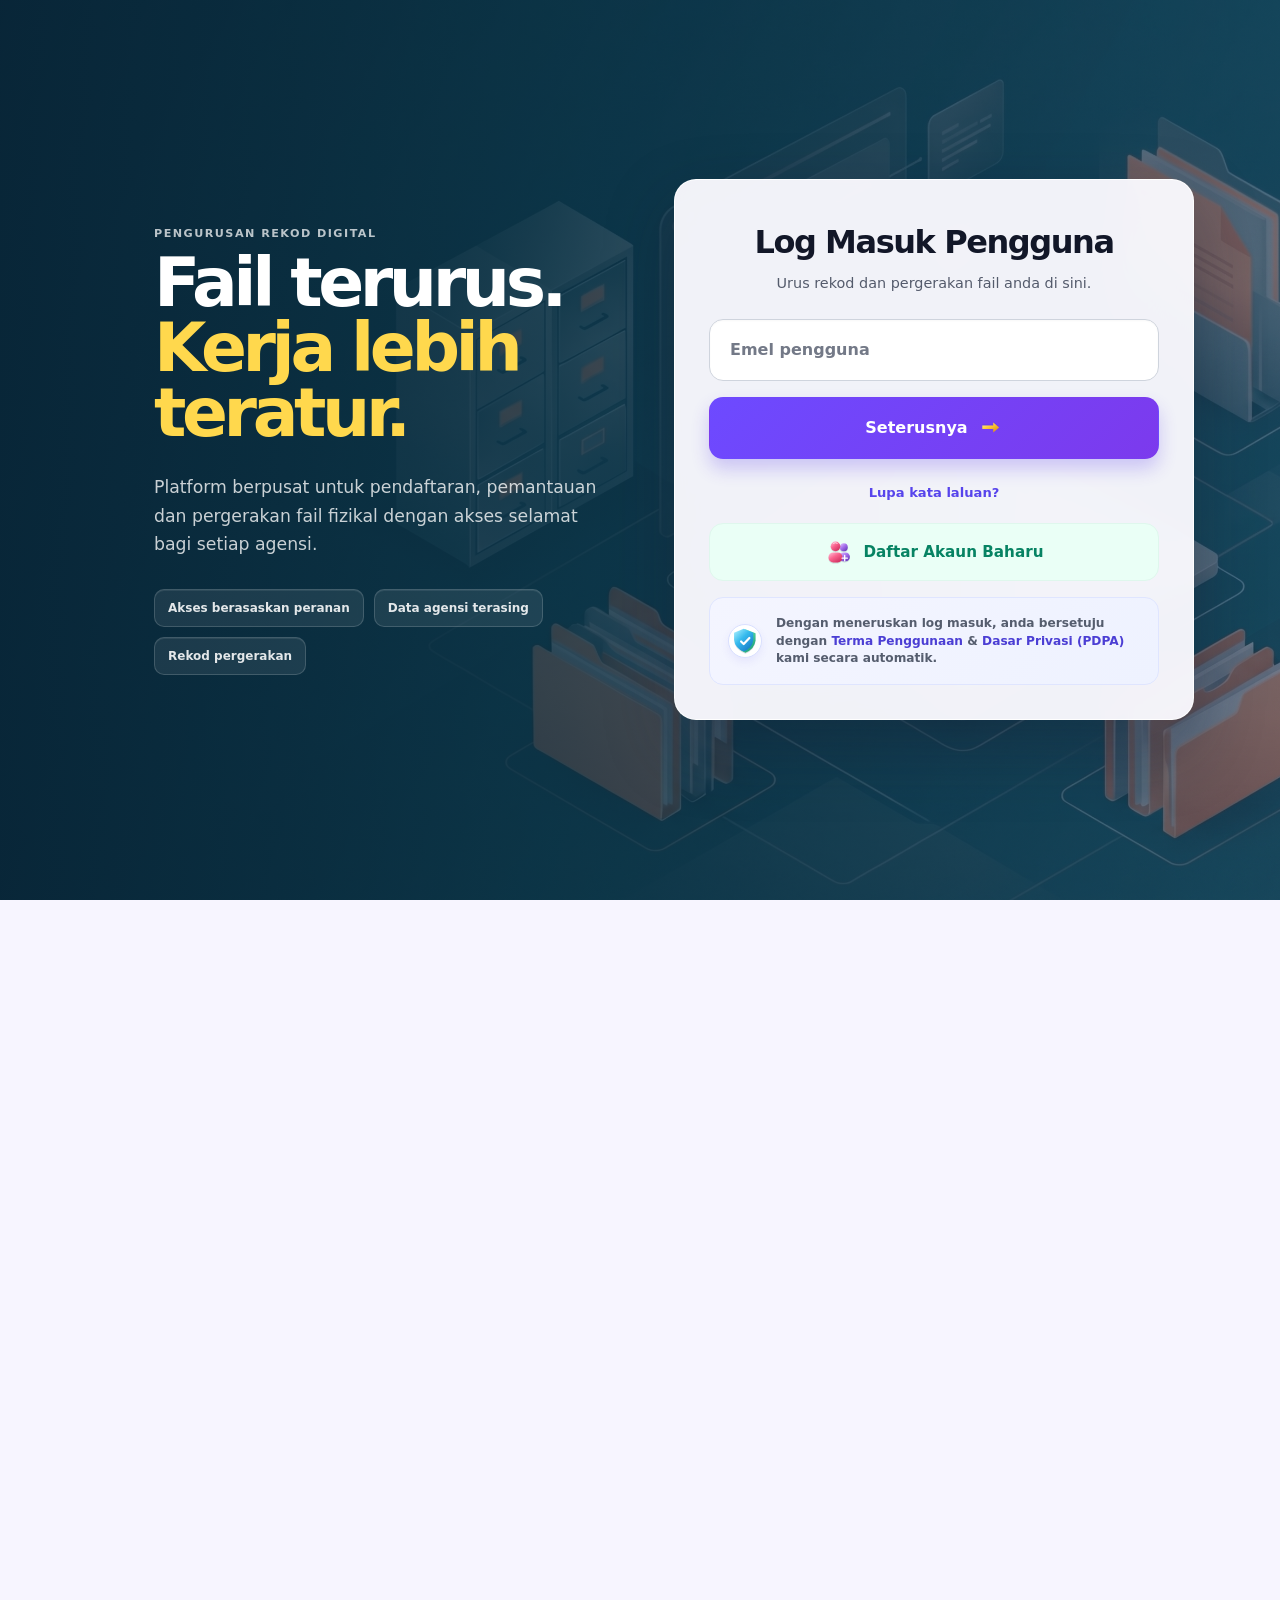
<file: index.html>
<!doctype html>
<html lang="ms">
<head>
  <meta charset="utf-8">
  <meta name="viewport" content="width=device-width,initial-scale=1">
  <meta http-equiv="refresh" content="0;url=MyFailPro.html">
  <title>MyFailPro</title>
  <link rel="canonical" href="MyFailPro.html">
</head>
<body>
  <p>Membuka <a href="MyFailPro.html">MyFailPro</a>…</p>
</body>
</html>
</file>
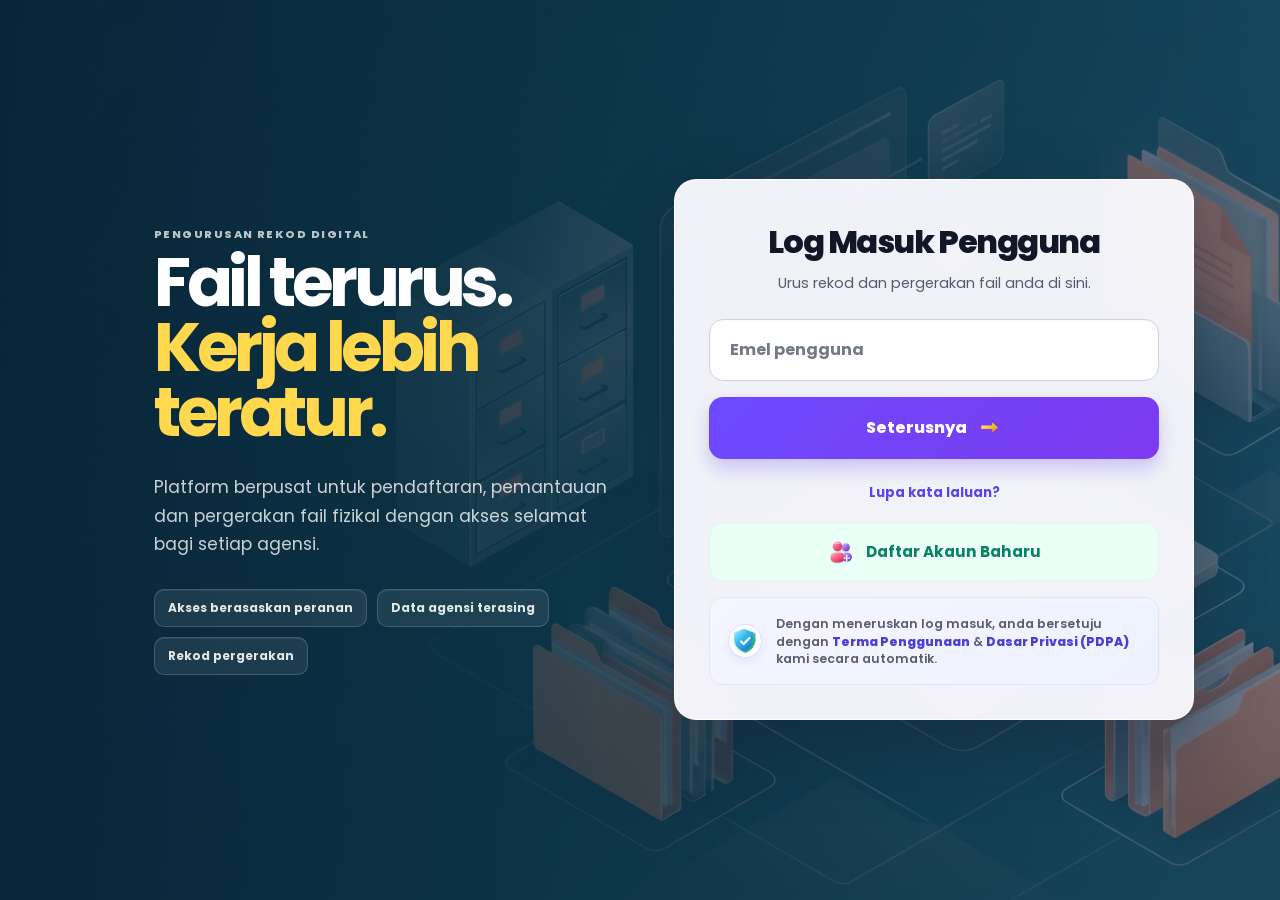
<file: admin.html>
<!doctype html>
<html lang="ms">
<head><meta charset="utf-8"><meta name="viewport" content="width=device-width,initial-scale=1"><meta name="description" content="Pengurusan pengguna MyFailPro"><title>Admin - MyFailPro</title><link rel="icon" type="image/png" href="file.png?v=20261117-02"><link rel="stylesheet" href="assets/styles.css?v=20261117-admin-panel-gap-01"><link rel="stylesheet" href="assets/navigation.css?v=20261117-profile-crop-02"><script src="assets/runtime-config.js?v=20260904-14" defer></script><script src="assets/supabase-app.js?v=20261117-admin-global-password-01" defer></script><link rel="stylesheet" href="assets/icons.css?v=20261115-02">
</head>
<body data-page="admin">
<div class="app-shell">
  <header class="topbar"><div class="container topbar-inner"><a class="brand" href="dashboard.html" aria-label="MyFailPro, laman utama"><span class="brand-symbol" aria-hidden="true"></span><span class="brand-copy"><strong>MyFailPro</strong><small>Sistem Pengurusan Fail</small></span></a><nav class="nav" aria-label="Navigasi utama"><a href="dashboard.html"><span class="nav-icon" aria-hidden="true"><svg class="icon-3d " viewBox="0 0 64 64" aria-hidden="true" focusable="false" data-icon="dashboard"><image href="assets/icons/dashboard.svg?v=20261115-01" width="64" height="64"/></svg></span><span>Paparan Utama</span></a><a href="daftar.html"><span class="nav-icon" aria-hidden="true"><svg class="icon-3d " viewBox="0 0 64 64" aria-hidden="true" focusable="false" data-icon="document"><image href="assets/icons/document.svg?v=20261115-01" width="64" height="64"/></svg></span><span>Daftar Fail</span></a><a href="log-pergerakan.html"><span class="nav-icon" aria-hidden="true"><svg class="icon-3d " viewBox="0 0 64 64" aria-hidden="true" focusable="false" data-icon="movement"><image href="assets/icons/movement.svg?v=20261115-01" width="64" height="64"/></svg></span><span>Pergerakan Fail</span></a><a href="admin.html" aria-current="page"><span class="nav-icon" aria-hidden="true"><svg class="icon-3d " viewBox="0 0 64 64" aria-hidden="true" focusable="false" data-icon="users"><image href="assets/icons/users.svg?v=20261115-01" width="64" height="64"/></svg></span><span>Pengguna</span></a></nav><a class="nav-settings" href="tetapan.html"><span class="nav-icon" aria-hidden="true"><svg class="icon-3d " viewBox="0 0 64 64" aria-hidden="true" focusable="false" data-icon="settings"><image href="assets/icons/settings.svg?v=20261115-01" width="64" height="64"/></svg></span><span>Tetapan Sistem</span></a></div></header>
  <main class="main container">
    <div class="workspace-toolbar"><label class="workspace-search"><svg class="icon-3d " viewBox="0 0 64 64" aria-hidden="true" focusable="false" data-icon="search"><image href="assets/icons/search.svg?v=20261115-01" width="64" height="64"/></svg><input type="search" placeholder="Cari ID atau tajuk fail…" aria-label="Cari fail"></label><div class="workspace-actions"><button class="notification-button" type="button" aria-label="Pemberitahuan"><svg class="icon-3d " viewBox="0 0 64 64" aria-hidden="true" focusable="false" data-icon="bell"><image href="assets/icons/bell.svg?v=20261115-01" width="64" height="64"/></svg><span class="hidden"></span></button><div class="user-box"><div class="user-copy"><strong data-user-name></strong><span data-user-role></span></div><span class="user-avatar" data-user-avatar aria-hidden="true">MP</span><button class="logout-button" type="button" data-logout aria-label="Log keluar"><svg class="icon-3d " viewBox="0 0 64 64" aria-hidden="true" focusable="false" data-icon="logout"><image href="assets/icons/logout.svg?v=20261115-01" width="64" height="64"/></svg><span>Log keluar</span></button></div></div></div>
    <div class="page-head"><div class="page-head-copy"><span class="eyebrow">Kawalan pentadbir</span><h1>Pengurusan Pengguna</h1><p>Cipta dan urus akses akaun agensi dalam satu ruang selamat.</p></div><span class="date-chip" data-current-date></span></div>
    <section class="panel"><div class="panel-head"><div class="panel-title"><h2>Tukar Kata Laluan Pengguna</h2><p>Admin boleh menetapkan kata laluan baharu untuk mana-mana akaun, termasuk akaun admin sendiri.</p></div></div><form class="panel-body form-grid" id="globalPasswordResetForm">
      <div class="field"><label for="globalPasswordUser">Pengguna</label><select class="input" id="globalPasswordUser" name="user_id" required><option value="">Memuatkan senarai pengguna...</option></select></div>
      <div class="field"><label for="globalPasswordNew">Kata laluan baharu</label><input class="input" id="globalPasswordNew" name="password" type="password" minlength="8" maxlength="128" autocomplete="new-password" placeholder="Minimum 8 aksara" required><span class="field-hint">Kata laluan lama tidak boleh dilihat. Tetapkan kata laluan baharu dan sampaikannya dengan selamat.</span></div>
      <div class="form-actions span-2"><button class="button" type="submit">Tukar Kata Laluan</button></div>
    </form></section>
    <section class="panel"><div class="panel-head"><div class="panel-title"><h2>Tambah Pengguna Agensi</h2><p>Akaun baharu akan disediakan melalui Supabase Authentication.</p></div></div><form class="panel-body form-grid" id="agencyForm">
      <div class="field"><label for="agencyEmail">Emel agensi</label><input class="input" id="agencyEmail" name="emel" type="email" autocomplete="email" placeholder="agensi@moe.gov.my" required></div>
      <div class="field"><label for="agencyType">Jenis agensi</label><select class="input" id="agencyType" name="jenis" required><option value="">Pilih jenis agensi...</option><option>Jabatan</option><option>Agensi</option><option>Pejabat</option><option>Sekolah</option></select></div>
      <div class="field hidden" id="educationOfficeField"><label for="educationOffice">Pejabat Pendidikan</label><select class="input" id="educationOffice" name="pejabat_pendidikan"><option value="">Pilih Pejabat Pendidikan…</option></select><span class="field-hint">Pilih Pejabat Pendidikan yang telah didaftarkan untuk mengaitkan akaun sekolah.</span></div>
      <div class="field"><label for="agencyName">Nama agensi</label><input class="input" id="agencyName" name="nama" autocomplete="organization" placeholder="Nama rasmi agensi" required></div>
      <div class="field"><label for="agencyPassword">Katalaluan sementara</label><input class="input" id="agencyPassword" name="password" type="password" minlength="8" autocomplete="new-password" placeholder="Minimum 8 aksara" required><span class="field-hint">Kongsikan katalaluan kepada pengguna melalui saluran yang selamat.</span></div>
      <div class="form-actions span-2"><button class="button" type="submit">Tambah Pengguna</button></div>
    </form><div class="table-wrap"><table><caption class="sr-only">Senarai akaun agensi</caption><thead><tr><th scope="col">Emel</th><th scope="col">Jenis</th><th scope="col">Nama</th><th scope="col">Pejabat Pendidikan</th><th scope="col">Sistem Akaun</th><th scope="col">Tindakan</th></tr></thead><tbody id="agencyRows"></tbody></table></div></section>
  </main>
</div>
<form class="modal hidden" id="agencyPasswordResetModal" role="dialog" aria-modal="true" aria-labelledby="agencyPasswordResetTitle"><section class="modal-card"><div class="modal-head"><div><h2 id="agencyPasswordResetTitle">Reset Kata Laluan Agensi</h2><p id="agencyPasswordResetDescription"></p></div><button class="icon-button" type="button" data-close aria-label="Tutup">×</button></div><div class="field"><label for="agencyResetPassword">Kata laluan baharu</label><input class="input" id="agencyResetPassword" name="password" type="password" minlength="8" autocomplete="new-password" placeholder="Minimum 8 aksara" required><span class="field-hint">Sampaikan kata laluan baharu kepada agensi melalui saluran yang selamat.</span></div><div class="form-actions"><button class="button secondary" type="button" data-close>Batal</button><button class="button" type="submit">Reset Kata Laluan</button></div></section></form>
</body>
</html>
</file>
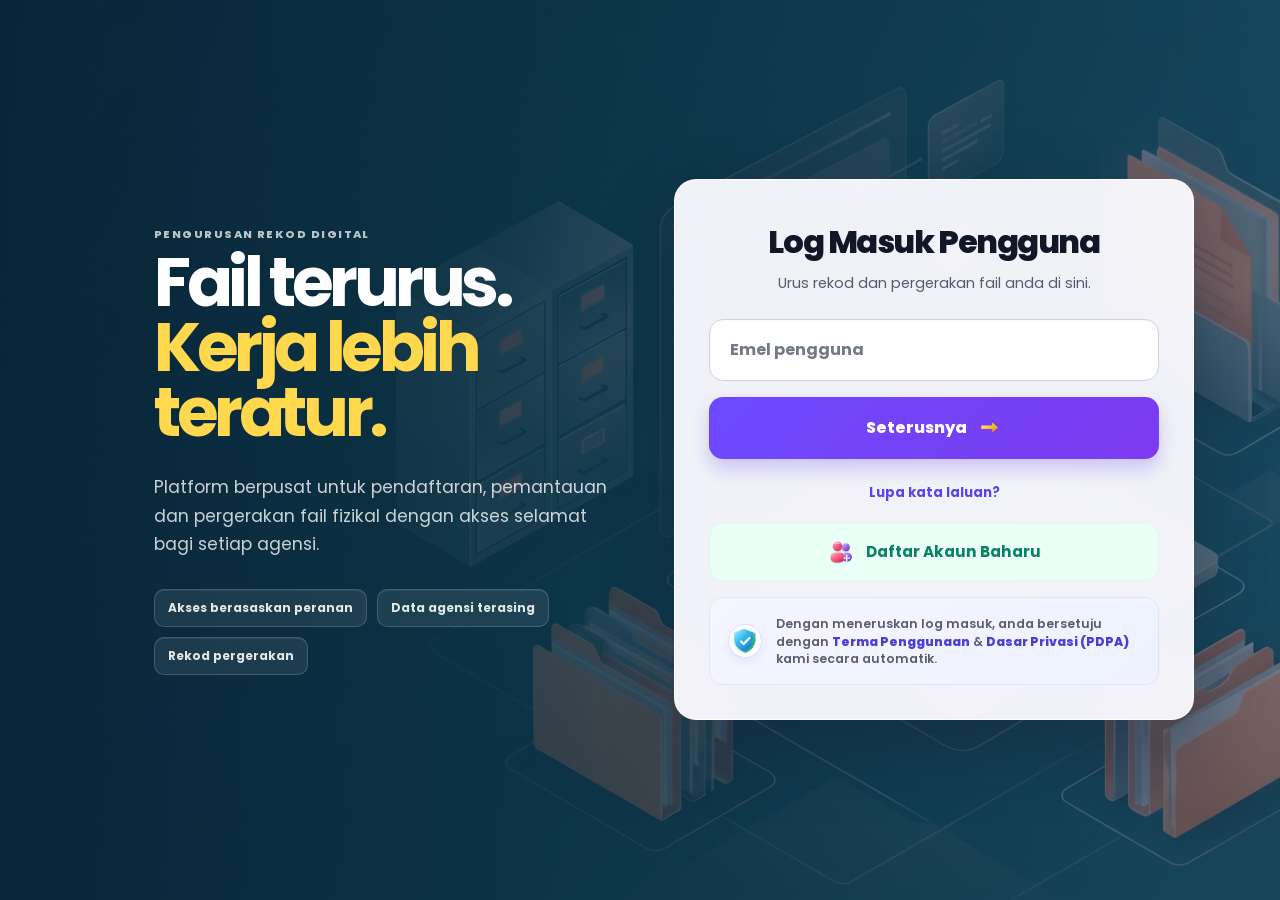
<file: daftar.html>
<!doctype html>
<html lang="ms">
<head><meta charset="utf-8"><meta name="viewport" content="width=device-width,initial-scale=1"><meta name="description" content="Pendaftaran rekod fail MyFailPro"><title>Daftar Fail - MyFailPro</title><link rel="icon" type="image/png" href="file.png?v=20261117-02"><link rel="stylesheet" href="assets/styles.css?v=20261102-01"><link rel="stylesheet" href="assets/navigation.css?v=20261117-profile-crop-02"><script src="assets/runtime-config.js?v=20260904-14" defer></script><script src="assets/supabase-app.js?v=20261117-profile-crop-02" defer></script><link rel="stylesheet" href="assets/icons.css?v=20261115-02">
</head>
<body data-page="register">
<div class="app-shell">
  <header class="topbar"><div class="container topbar-inner"><a class="brand" href="dashboard.html" aria-label="MyFailPro, laman utama"><span class="brand-symbol" aria-hidden="true"></span><span class="brand-copy"><strong>MyFailPro</strong><small>Sistem Pengurusan Fail</small></span></a><nav class="nav" aria-label="Navigasi utama"><a href="dashboard.html"><span class="nav-icon" aria-hidden="true"><svg class="icon-3d " viewBox="0 0 64 64" aria-hidden="true" focusable="false" data-icon="dashboard"><image href="assets/icons/dashboard.svg?v=20261115-01" width="64" height="64"/></svg></span><span>Paparan Utama</span></a><a href="daftar.html" aria-current="page"><span class="nav-icon" aria-hidden="true"><svg class="icon-3d " viewBox="0 0 64 64" aria-hidden="true" focusable="false" data-icon="document"><image href="assets/icons/document.svg?v=20261115-01" width="64" height="64"/></svg></span><span>Daftar Fail</span></a><a href="log-pergerakan.html"><span class="nav-icon" aria-hidden="true"><svg class="icon-3d " viewBox="0 0 64 64" aria-hidden="true" focusable="false" data-icon="movement"><image href="assets/icons/movement.svg?v=20261115-01" width="64" height="64"/></svg></span><span>Pergerakan Fail</span></a><a class="hidden" href="admin.html" data-admin><span class="nav-icon" aria-hidden="true"><svg class="icon-3d " viewBox="0 0 64 64" aria-hidden="true" focusable="false" data-icon="users"><image href="assets/icons/users.svg?v=20261115-01" width="64" height="64"/></svg></span><span>Pengguna</span></a></nav><a class="nav-settings" href="tetapan.html"><span class="nav-icon" aria-hidden="true"><svg class="icon-3d " viewBox="0 0 64 64" aria-hidden="true" focusable="false" data-icon="settings"><image href="assets/icons/settings.svg?v=20261115-01" width="64" height="64"/></svg></span><span>Tetapan Sistem</span></a></div></header>
  <main class="main container">
    <div class="workspace-toolbar"><label class="workspace-search"><svg class="icon-3d " viewBox="0 0 64 64" aria-hidden="true" focusable="false" data-icon="search"><image href="assets/icons/search.svg?v=20261115-01" width="64" height="64"/></svg><input type="search" placeholder="Cari ID atau tajuk fail…" aria-label="Cari fail"></label><div class="workspace-actions"><button class="notification-button" type="button" aria-label="Pemberitahuan"><svg class="icon-3d " viewBox="0 0 64 64" aria-hidden="true" focusable="false" data-icon="bell"><image href="assets/icons/bell.svg?v=20261115-01" width="64" height="64"/></svg><span class="hidden"></span></button><div class="user-box"><div class="user-copy"><strong data-user-name></strong><span data-user-role></span></div><span class="user-avatar" data-user-avatar aria-hidden="true">MP</span><button class="logout-button" type="button" data-logout aria-label="Log keluar"><svg class="icon-3d " viewBox="0 0 64 64" aria-hidden="true" focusable="false" data-icon="logout"><image href="assets/icons/logout.svg?v=20261115-01" width="64" height="64"/></svg><span>Log keluar</span></button></div></div></div>
    <div class="page-head"><div class="page-head-copy"><span class="eyebrow">Rekod baharu</span><h1>Daftar Fail Baru</h1><p>Rekodkan fail baharu mengikut klasifikasi, jilid dan tarikh yang ditetapkan.</p></div><span class="date-chip" data-current-date></span></div>
    <section class="panel"><div class="panel-head"><div class="panel-title"><h2>Maklumat Klasifikasi Fail</h2><p>Semua medan bertanda wajib perlu dilengkapkan sebelum rekod disimpan.</p></div></div><form class="panel-body form-grid" id="registerFile">
      <div class="field register-half"><label for="fungsi">Fungsi</label><select class="input" id="fungsi" name="fungsi" required></select></div>
      <div class="field register-half"><label for="aktiviti">Aktiviti</label><select class="input" id="aktiviti" name="aktiviti" required></select></div>
      <div class="field register-half"><label for="subAktiviti">Sub-Aktiviti</label><select class="input" id="subAktiviti" name="subAktiviti" required></select></div>
      <div class="field register-half"><label for="transaksi">Transaksi Fail</label><select class="input" id="transaksi" name="transaksi" required></select></div>
      <div class="field register-third"><label for="jilid">Nombor jilid</label><input class="input" id="jilid" name="jilid" type="number" min="1" value="1" inputmode="numeric" required><span class="field-hint">Gunakan nombor bermula daripada 1.</span></div>
      <div class="field register-third"><label for="tarikhBuka">Tarikh buka</label><input class="input" id="tarikhBuka" name="tarikhBuka" type="date" required></div>
      <div class="field register-third"><label for="tarikhTutup">Tarikh tutup <span class="field-hint">(pilihan)</span></label><input class="input" id="tarikhTutup" name="tarikhTutup" type="date"></div>
      <div class="duplicate-status is-idle" id="duplicateStatus" role="status" aria-live="polite">Pilih Transaksi Fail dan Nombor Jilid untuk menyemak rekod pendua.</div>
      <div class="form-actions span-2"><button class="button secondary" type="reset">Tetap Semula</button><button class="button" type="submit">Simpan Rekod Fail</button></div>
    </form></section>
  </main>
</div>
</body>
</html>
</file>
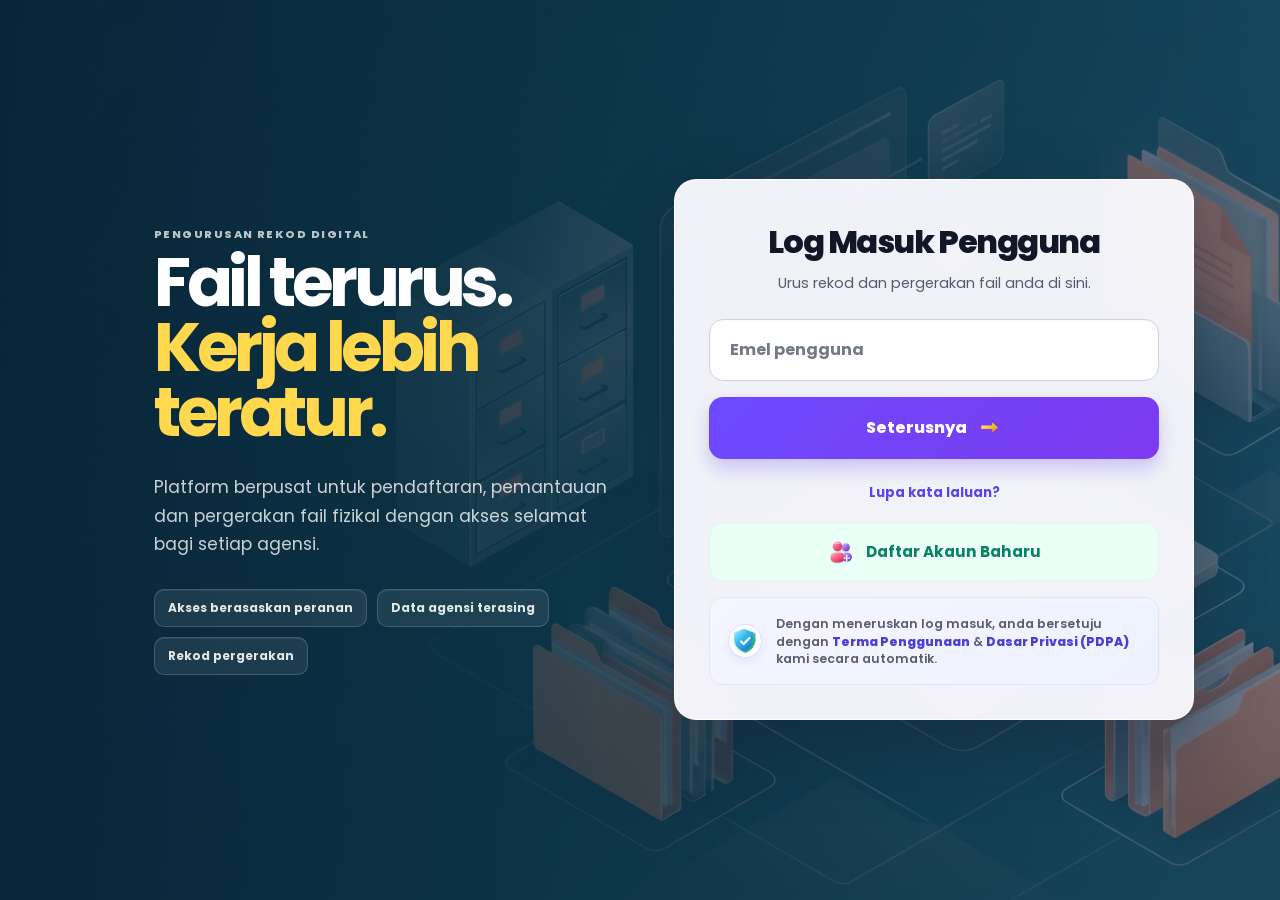
<file: dashboard.html>
<!doctype html>
<html lang="ms">
<head>
  <meta charset="utf-8">
  <meta name="viewport" content="width=device-width,initial-scale=1">
  <meta name="description" content="Papan pemuka pengurusan fail MyFailPro">
  <title>Laman Utama - MyFailPro</title>
  <link rel="icon" type="image/png" href="file.png?v=20261117-02">
<link rel="stylesheet" href="assets/styles.css?v=20261102-01"><link rel="stylesheet" href="assets/navigation.css?v=20261117-profile-crop-02">
  <link rel="stylesheet" href="assets/dashboard-tables.css?v=20261105-03">
  <link rel="stylesheet" href="assets/dashboard-traffic.css?v=20261116-pdf-01">
  <script src="assets/runtime-config.js?v=20260904-14" defer></script>
<script src="assets/supabase-app.js?v=20261117-profile-crop-02" defer></script>
<link rel="stylesheet" href="assets/icons.css?v=20261115-02">
</head>
<body data-page="dashboard">
<div class="app-shell">
  <header class="topbar">
    <div class="container topbar-inner">
      <a class="brand" href="dashboard.html" aria-label="MyFailPro, laman utama"><span class="brand-symbol" aria-hidden="true"></span><span class="brand-copy"><strong>MyFailPro</strong><small>Sistem Pengurusan Fail</small></span></a>
      <nav class="nav" aria-label="Navigasi utama"><a href="dashboard.html" aria-current="page"><span class="nav-icon" aria-hidden="true"><svg class="icon-3d " viewBox="0 0 64 64" aria-hidden="true" focusable="false" data-icon="dashboard"><image href="assets/icons/dashboard.svg?v=20261115-01" width="64" height="64"/></svg></span><span>Paparan Utama</span></a><a href="daftar.html"><span class="nav-icon" aria-hidden="true"><svg class="icon-3d " viewBox="0 0 64 64" aria-hidden="true" focusable="false" data-icon="document"><image href="assets/icons/document.svg?v=20261115-01" width="64" height="64"/></svg></span><span>Daftar Fail</span></a><a href="log-pergerakan.html"><span class="nav-icon" aria-hidden="true"><svg class="icon-3d " viewBox="0 0 64 64" aria-hidden="true" focusable="false" data-icon="movement"><image href="assets/icons/movement.svg?v=20261115-01" width="64" height="64"/></svg></span><span>Pergerakan Fail</span></a><a class="hidden" href="admin.html" data-admin><span class="nav-icon" aria-hidden="true"><svg class="icon-3d " viewBox="0 0 64 64" aria-hidden="true" focusable="false" data-icon="users"><image href="assets/icons/users.svg?v=20261115-01" width="64" height="64"/></svg></span><span>Pengguna</span></a></nav>
      <a class="nav-settings" href="tetapan.html"><span class="nav-icon" aria-hidden="true"><svg class="icon-3d " viewBox="0 0 64 64" aria-hidden="true" focusable="false" data-icon="settings"><image href="assets/icons/settings.svg?v=20261115-01" width="64" height="64"/></svg></span><span>Tetapan Sistem</span></a>
    </div>
  </header>
  <main class="main container">
    <div class="workspace-toolbar"><div class="workspace-actions"><button class="notification-button" type="button" aria-label="Pemberitahuan"><svg class="icon-3d " viewBox="0 0 64 64" aria-hidden="true" focusable="false" data-icon="bell"><image href="assets/icons/bell.svg?v=20261115-01" width="64" height="64"/></svg><span class="hidden"></span></button><div class="user-box"><div class="user-copy"><strong data-user-name></strong><span data-user-role></span></div><span class="user-avatar" data-user-avatar aria-hidden="true">MP</span><button class="logout-button" type="button" data-logout aria-label="Log keluar"><svg class="icon-3d " viewBox="0 0 64 64" aria-hidden="true" focusable="false" data-icon="logout"><image href="assets/icons/logout.svg?v=20261115-01" width="64" height="64"/></svg><span>Log keluar</span></button></div></div></div>
    <div class="traffic-position">
      <div class="traffic-compact" id="loginTraffic" role="group" aria-labelledby="trafficTitle" aria-busy="true">
        <img src="assets/icons/users.svg?v=20261115-01" width="21" height="21" alt="">
        <span id="trafficTitle">Jumlah Log Masuk</span>
        <strong data-traffic="total_logins" aria-live="polite">—</strong>
        <button class="traffic-refresh" type="button" id="refreshTraffic" aria-label="Muat semula jumlah log masuk" title="Muat semula"><img src="assets/icons/history.svg?v=20261115-01" width="20" height="20" alt=""></button>
        <span class="sr-only" id="trafficUpdated" role="status">Memuatkan jumlah log masuk…</span>
        <span class="sr-only hidden" id="trafficMessage" role="status"></span>
      </div>
    </div>
    <div class="page-head"><div class="page-head-copy"><span class="eyebrow">Ringkasan operasi</span><h1>Dashboard</h1><p>Gambaran keseluruhan pergerakan fail.</p></div><div class="page-head-actions"><span class="date-chip" data-current-date></span><a class="button movement-log-link" href="log-pergerakan.html"><svg class="icon-3d " viewBox="0 0 64 64" aria-hidden="true" focusable="false" data-icon="movement"><image href="assets/icons/movement.svg?v=20261115-01" width="64" height="64"/></svg><span>Log Pergerakan</span></a></div></div>
    <section class="stats" aria-label="Statistik fail">
      <article class="panel stat stat-total" role="button" tabindex="0" data-file-location="all" aria-pressed="true" aria-controls="file-list file-archive" aria-labelledby="statTotalLabel" title="Papar semua fail">
        <div class="stat-header"><small id="statTotalLabel">Jumlah fail</small><span class="stat-icon"><svg class="icon-3d " viewBox="0 0 64 64" aria-hidden="true" focusable="false" data-icon="document"><image href="assets/icons/document.svg?v=20261115-01" width="64" height="64"/></svg></span></div>
        <div class="stat-value"><strong id="statTotal">0</strong><span class="stat-unit">fail berdaftar</span></div>
        <div class="stat-detail"><div class="stat-footer"><span id="statDistribution">Belum ada rekod fail</span></div><div class="stat-meter stat-meter-total" aria-hidden="true"><span class="stat-meter-archive" data-stat-share="archive"></span><span class="stat-meter-moving" data-stat-share="moving"></span></div></div>
      </article>
      <article class="panel stat stat-archive" role="button" tabindex="0" data-file-location="room" aria-pressed="false" aria-controls="file-list file-archive" aria-labelledby="statArchiveLabel" title="Tapis fail di bilik fail">
        <div class="stat-header"><small id="statArchiveLabel">Di bilik fail</small><span class="stat-icon"><svg class="icon-3d " viewBox="0 0 64 64" aria-hidden="true" focusable="false" data-icon="archive"><image href="assets/icons/archive.svg?v=20261115-01" width="64" height="64"/></svg></span></div>
        <div class="stat-value"><strong id="statArchive">0</strong><span class="stat-unit">fail tersimpan</span></div>
        <div class="stat-detail"><div class="stat-footer"><span>Daripada jumlah fail</span><span class="stat-share" id="statArchiveShare">0%</span></div><div class="stat-meter" aria-hidden="true"><span data-stat-share="archive"></span></div></div>
      </article>
      <article class="panel stat stat-moving" role="button" tabindex="0" data-file-location="moving" aria-pressed="false" aria-controls="file-list file-archive" aria-labelledby="statMovingLabel" title="Tapis fail yang sedang beredar">
        <div class="stat-header"><small id="statMovingLabel">Sedang beredar</small><span class="stat-icon"><svg class="icon-3d " viewBox="0 0 64 64" aria-hidden="true" focusable="false" data-icon="movement"><image href="assets/icons/movement.svg?v=20261115-01" width="64" height="64"/></svg></span></div>
        <div class="stat-value"><strong id="statMoving">0</strong><span class="stat-unit">fail dalam edaran</span></div>
        <div class="stat-detail"><div class="stat-footer"><span>Daripada jumlah fail</span><span class="stat-share" id="statMovingShare">0%</span></div><div class="stat-meter" aria-hidden="true"><span data-stat-share="moving"></span></div></div>
      </article>
    </section>
    <div class="file-location-filter hidden" id="fileLocationFilter"><p id="fileLocationSummary" role="status"></p><button class="button secondary small" id="clearFileLocation" type="button">Papar semua fail</button></div>
    <section class="panel page-section" id="file-list">
      <div class="panel-head">
        <div class="file-panel-heading">
          <span class="file-panel-icon"><svg class="icon-3d " viewBox="0 0 64 64" aria-hidden="true" focusable="false" data-icon="document"><image href="assets/icons/document.svg?v=20261115-01" width="64" height="64"/></svg></span>
          <div class="panel-title"><div class="file-panel-title"><h2 id="activeFilesTitle">Senarai Fail Terkini</h2><span class="file-count" id="activeFileCount" aria-live="polite">0 rekod</span></div><p>Urus fail aktif dan semak keberadaan terkini.</p></div>
        </div>
        <div class="toolbar">
          <label class="file-search" for="searchFile"><span class="sr-only">Cari fail</span><svg class="icon-3d " viewBox="0 0 64 64" aria-hidden="true" focusable="false" data-icon="search"><image href="assets/icons/search.svg?v=20261115-01" width="64" height="64"/></svg><input class="input" id="searchFile" type="search" placeholder="Cari kod, tajuk atau pemegang…"></label>
          <select class="input" id="filterFungsi" aria-label="Tapis fungsi"></select>
        </div>
      </div>
      <p class="table-scroll-hint">Leret jadual ke kiri atau kanan untuk melihat semua maklumat.</p>
      <div class="table-wrap" role="region" aria-labelledby="activeFilesTitle" tabindex="0"><table><caption class="sr-only">Senarai rekod fail</caption><thead><tr><th scope="col">Fail</th><th scope="col">Tarikh Buka</th><th scope="col">Keberadaan</th><th scope="col">Tarikh Akhir Pergerakan</th><th scope="col">Tindakan</th></tr></thead><tbody id="fileRows"></tbody></table></div>
      <nav class="table-pagination hidden" id="filePagination" aria-label="Halaman senarai fail"><span class="pagination-info" id="filePageInfo" aria-live="polite"></span><div class="pagination-actions"><button class="button secondary small" id="filePrevious" type="button">Sebelumnya</button><button class="button secondary small" id="fileNext" type="button">Seterusnya</button></div></nav>
      <div class="empty hidden" id="emptyFiles"><strong>Tiada fail ditemui</strong><p>Daftar fail baharu atau ubah carian anda.</p><a class="button" href="daftar.html">Daftar Fail</a></div>
    </section>
    <section class="panel page-section" id="file-archive">
      <div class="panel-head">
        <div class="file-panel-heading">
          <span class="file-panel-icon"><svg class="icon-3d " viewBox="0 0 64 64" aria-hidden="true" focusable="false" data-icon="archive"><image href="assets/icons/archive.svg?v=20261115-01" width="64" height="64"/></svg></span>
          <div class="panel-title"><div class="file-panel-title"><h2 id="archiveFilesTitle">Arkib Fail Ditutup</h2><span class="file-count" id="archiveCount" aria-live="polite">0 rekod</span></div><p>Rekod ditutup, tersusun untuk rujukan.</p></div>
        </div>
        <div class="toolbar archive-toolbar">
          <label class="file-search" for="searchArchive"><span class="sr-only">Cari arkib fail</span><svg class="icon-3d " viewBox="0 0 64 64" aria-hidden="true" focusable="false" data-icon="search"><image href="assets/icons/search.svg?v=20261115-01" width="64" height="64"/></svg><input class="input" id="searchArchive" type="search" placeholder="Cari kod, tajuk atau pemegang…"></label>
        </div>
      </div>
      <p class="table-scroll-hint">Leret jadual ke kiri atau kanan untuk melihat semua maklumat.</p>
      <div class="table-wrap" role="region" aria-labelledby="archiveFilesTitle" tabindex="0"><table><caption class="sr-only">Senarai arkib fail yang ditutup</caption><thead><tr><th scope="col">Fail</th><th scope="col">Tarikh Buka</th><th scope="col">Tarikh Tutup</th><th scope="col">Keberadaan</th><th scope="col">Tindakan</th></tr></thead><tbody id="archiveRows"></tbody></table></div>
      <nav class="table-pagination hidden" id="archivePagination" aria-label="Halaman arkib fail"><span class="pagination-info" id="archivePageInfo" aria-live="polite"></span><div class="pagination-actions"><button class="button secondary small" id="archivePrevious" type="button">Sebelumnya</button><button class="button secondary small" id="archiveNext" type="button">Seterusnya</button></div></nav>
      <div class="empty hidden" id="emptyArchive"><strong id="emptyArchiveTitle">Belum ada fail ditutup</strong><p id="emptyArchiveCopy">Fail akan dipindahkan ke arkib secara automatik apabila Tarikh Tutup diisi.</p></div>
    </section>
  </main>
</div>
<form class="modal hidden" id="movementModal" role="dialog" aria-modal="true" aria-labelledby="movementTitle"><section class="modal-card"><div class="modal-head"><div><h2 id="movementTitle">Pindah Keberadaan</h2><p data-file-reference></p></div><button class="icon-button" type="button" data-close aria-label="Tutup">×</button></div><div class="field"><label for="recipient">Keberadaan fail</label><select class="input" id="recipient" required></select></div><div class="field"><label for="movementDate">Tarikh dan masa diserah</label><input class="input" id="movementDate" type="datetime-local" required></div><div class="field"><label for="movementNote">Catatan</label><textarea class="input" id="movementNote" rows="3" placeholder="Masukkan catatan jika perlu"></textarea></div><div class="form-actions"><button class="button secondary" type="button" data-close>Batal</button><button class="button" type="submit">Simpan Pergerakan</button></div></section></form>
<form class="modal hidden" id="editModal" role="dialog" aria-modal="true" aria-labelledby="editTitle"><section class="modal-card"><div class="modal-head"><div><h2 id="editTitle">Kemaskini Tarikh</h2><p data-file-reference></p></div><button class="icon-button" type="button" data-close aria-label="Tutup">×</button></div><div class="field"><label for="editOpenDate">Tarikh buka</label><input class="input" id="editOpenDate" type="date" required></div><div class="field"><label for="editCloseDate">Tarikh tutup</label><input class="input" id="editCloseDate" type="date"></div><div class="form-actions"><button class="button secondary" type="button" data-close>Batal</button><button class="button" type="submit">Simpan Perubahan</button></div></section></form>
<div class="modal hidden" id="historyModal" role="dialog" aria-modal="true" aria-labelledby="historyTitle"><section class="modal-card"><div class="modal-head"><div><h2 id="historyTitle">Log Pergerakan</h2><p data-file-reference></p></div><button class="icon-button" type="button" data-close aria-label="Tutup">×</button></div><ol class="history" id="historyList"></ol></section></div>
<div class="modal hidden" id="deleteModal" role="dialog" aria-modal="true" aria-labelledby="deleteTitle"><section class="modal-card delete-modal-card"><div class="modal-head"><div><h2 id="deleteTitle">Padam Rekod Fail?</h2><p data-file-reference></p></div><button class="icon-button" type="button" data-close aria-label="Tutup">×</button></div><p class="delete-warning">Tindakan ini akan memadam rekod fail dan semua log pergerakannya secara kekal. Pastikan fail ini benar-benar tersilap didaftarkan.</p><div class="form-actions"><button class="button secondary" type="button" data-close>Batal</button><button class="button danger delete-confirm-button" type="button" data-confirm-delete>Ya, Padam Fail</button></div></section></div>
</body>
</html>
</file>
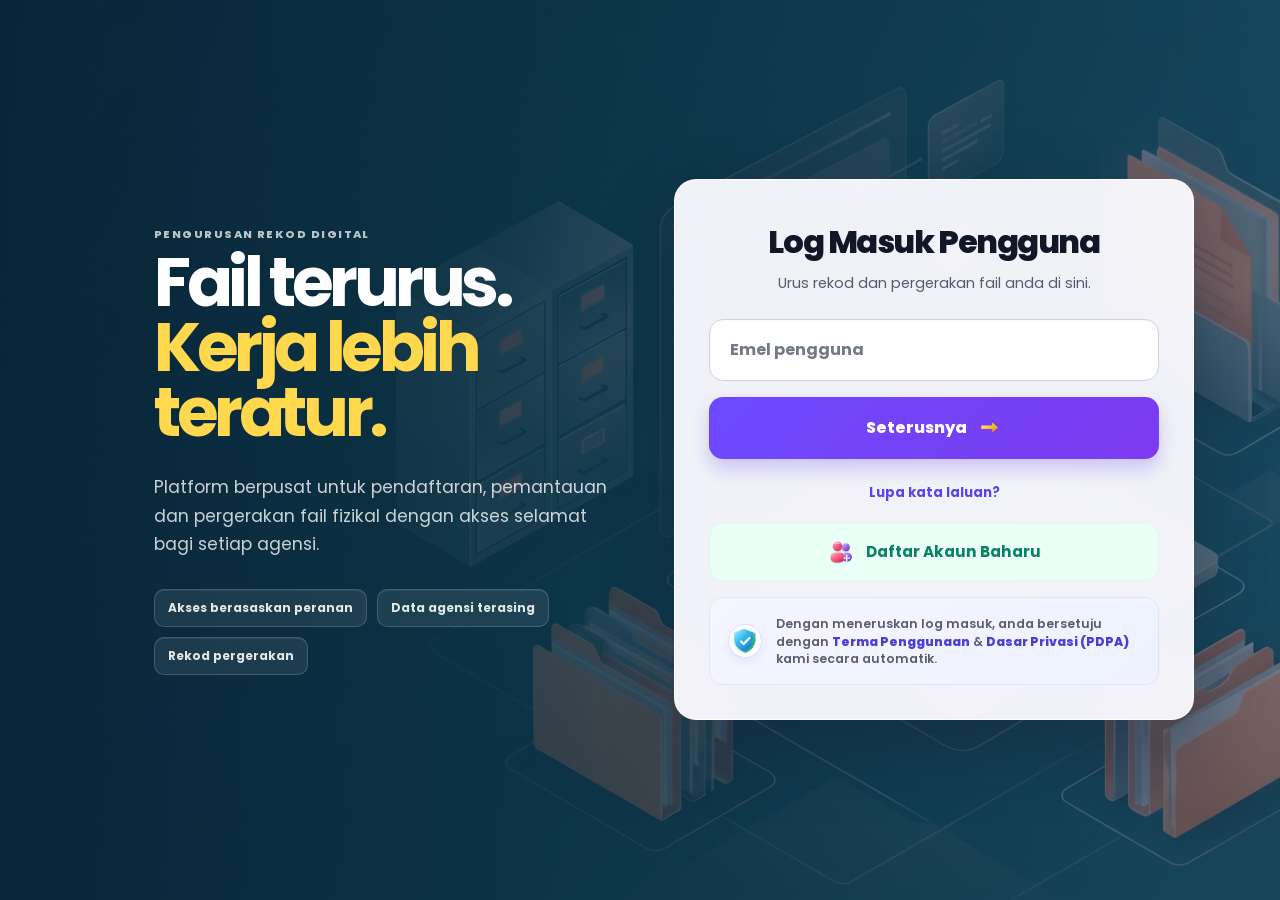
<file: log-pergerakan.html>
<!doctype html>
<html lang="ms">
<head>
  <meta charset="utf-8">
  <meta name="viewport" content="width=device-width,initial-scale=1">
  <meta name="description" content="Log pergerakan fail semasa MyFailPro">
  <title>Log Pergerakan Fail - MyFailPro</title>
  <link rel="icon" type="image/png" href="file.png?v=20261117-02">
<link rel="stylesheet" href="assets/styles.css?v=20261102-01"><link rel="stylesheet" href="assets/navigation.css?v=20261117-profile-crop-02">
  <script src="assets/runtime-config.js?v=20260904-14" defer></script>
<script src="assets/supabase-app.js?v=20261117-profile-crop-02" defer></script>
<link rel="stylesheet" href="assets/icons.css?v=20261115-02">
</head>
<body data-page="movement-log">
<div class="app-shell">
  <header class="topbar">
    <div class="container topbar-inner">
      <a class="brand" href="dashboard.html" aria-label="MyFailPro, laman utama"><span class="brand-symbol" aria-hidden="true"></span><span class="brand-copy"><strong>MyFailPro</strong><small>Sistem Pengurusan Fail</small></span></a>
      <nav class="nav" aria-label="Navigasi utama"><a href="dashboard.html"><span class="nav-icon" aria-hidden="true"><svg class="icon-3d " viewBox="0 0 64 64" aria-hidden="true" focusable="false" data-icon="dashboard"><image href="assets/icons/dashboard.svg?v=20261115-01" width="64" height="64"/></svg></span><span>Paparan Utama</span></a><a href="daftar.html"><span class="nav-icon" aria-hidden="true"><svg class="icon-3d " viewBox="0 0 64 64" aria-hidden="true" focusable="false" data-icon="document"><image href="assets/icons/document.svg?v=20261115-01" width="64" height="64"/></svg></span><span>Daftar Fail</span></a><a href="log-pergerakan.html" aria-current="page"><span class="nav-icon" aria-hidden="true"><svg class="icon-3d " viewBox="0 0 64 64" aria-hidden="true" focusable="false" data-icon="movement"><image href="assets/icons/movement.svg?v=20261115-01" width="64" height="64"/></svg></span><span>Pergerakan Fail</span></a><a class="hidden" href="admin.html" data-admin><span class="nav-icon" aria-hidden="true"><svg class="icon-3d " viewBox="0 0 64 64" aria-hidden="true" focusable="false" data-icon="users"><image href="assets/icons/users.svg?v=20261115-01" width="64" height="64"/></svg></span><span>Pengguna</span></a></nav>
      <a class="nav-settings" href="tetapan.html"><span class="nav-icon" aria-hidden="true"><svg class="icon-3d " viewBox="0 0 64 64" aria-hidden="true" focusable="false" data-icon="settings"><image href="assets/icons/settings.svg?v=20261115-01" width="64" height="64"/></svg></span><span>Tetapan Sistem</span></a>
    </div>
  </header>
  <main class="main container">
    <div class="workspace-toolbar"><div class="workspace-actions"><button class="notification-button" type="button" aria-label="Pemberitahuan"><svg class="icon-3d " viewBox="0 0 64 64" aria-hidden="true" focusable="false" data-icon="bell"><image href="assets/icons/bell.svg?v=20261115-01" width="64" height="64"/></svg><span class="hidden"></span></button><div class="user-box"><div class="user-copy"><strong data-user-name></strong><span data-user-role></span></div><span class="user-avatar" data-user-avatar aria-hidden="true">MP</span><button class="logout-button" type="button" data-logout aria-label="Log keluar"><svg class="icon-3d " viewBox="0 0 64 64" aria-hidden="true" focusable="false" data-icon="logout"><image href="assets/icons/logout.svg?v=20261115-01" width="64" height="64"/></svg><span>Log keluar</span></button></div></div></div>
    <div class="page-head"><div class="page-head-copy"><span class="eyebrow">Rekod operasi</span><h1>Log Pergerakan Fail Semasa</h1><p id="movementLogSubtitle">Semak Pindah Keberadaan terakhir setiap fail berdasarkan tarikh pilihan.</p></div><a class="button secondary" href="dashboard.html">Kembali ke Paparan Utama</a></div>
    <section class="panel page-section movement-log-panel">
      <div class="panel-head"><div class="panel-title"><h2 id="movementListTitle">Senarai Pergerakan</h2><p id="movementListCopy">Pilih tarikh untuk melihat Pindah Keberadaan terakhir dan pengguna yang melakukannya.</p></div><form class="movement-log-filter" id="movementLogFilter"><div class="movement-log-search"><svg class="icon-3d " viewBox="0 0 64 64" aria-hidden="true" focusable="false" data-icon="search"><image href="assets/icons/search.svg?v=20261115-01" width="64" height="64"/></svg><label class="sr-only" for="movementLogSearch">Cari log semua tarikh</label><input class="input" id="movementLogSearch" name="search" type="search" placeholder="Cari semua tarikh…" autocomplete="off"></div><label for="movementLogDate">Tarikh</label><input class="input" id="movementLogDate" name="date" type="date" required><button class="button" type="submit" id="showMovementLog">Papar Log</button><button class="button secondary" type="button" id="showAssignedFiles">Fail Diterima Saya</button><span class="archive-count" id="movementLogCount" aria-live="polite">0 fail</span></form></div>
      <div class="table-wrap"><table><caption class="sr-only" id="movementLogCaption">Log pergerakan fail mengikut tarikh dan pengguna pindahan terakhir</caption><thead><tr><th scope="col">Tarikh &amp; Masa</th><th scope="col">Fail</th><th scope="col">Pergerakan</th><th scope="col" id="movementUserHeading" title="Pengguna yang membuat perubahan Pindah Keberadaan">Pengguna Terakhir</th><th scope="col">Catatan</th><th scope="col">Tindakan</th></tr></thead><tbody id="movementLogRows"></tbody></table></div>
      <nav class="table-pagination hidden" id="movementLogPagination" aria-label="Halaman log pergerakan"><span class="pagination-info" id="movementLogPageInfo" aria-live="polite"></span><div class="pagination-actions"><button class="button secondary small" id="movementLogPrevious" type="button">Sebelumnya</button><button class="button secondary small" id="movementLogNext" type="button">Seterusnya</button></div></nav>
      <div class="empty hidden" id="emptyMovementLog"><strong id="emptyMovementLogTitle">Tiada pindahan direkodkan</strong><p id="emptyMovementLogCopy">Tiada tindakan Pindah Keberadaan pada tarikh yang dipilih.</p></div>
    </section>
  </main>
</div>
</body>
</html>
</file>
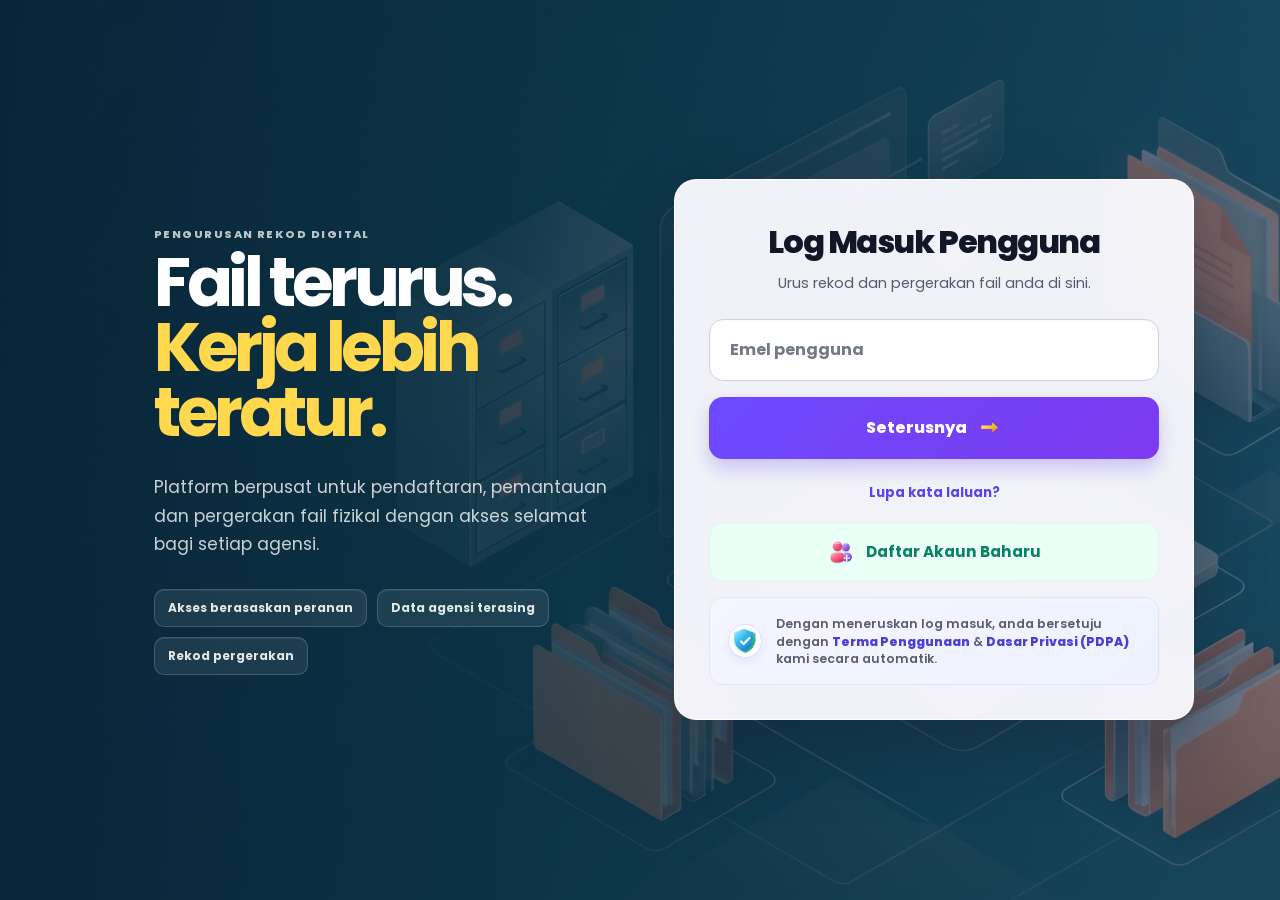
<file: MyFailPro.html>
<!doctype html>
<html lang="ms">
<head>
  <meta charset="utf-8">
  <meta name="viewport" content="width=device-width,initial-scale=1">
  <meta name="description" content="Sistem pengurusan dan pergerakan fail PPD Limbang">
  <title>Log Masuk - MyFailPro</title>
  <link rel="icon" type="image/png" href="file.png?v=20261117-02">
  <link rel="stylesheet" href="assets/styles.css?v=20260914-05">
  <script src="assets/runtime-config.js?v=20260904-14" defer></script>
<script src="assets/supabase-app.js?v=20261117-profile-crop-02" defer></script>
<link rel="stylesheet" href="assets/icons.css?v=20261115-02">
</head>
<body data-page="login">
  <main class="login-page">
    <section class="login-visual" aria-labelledby="productTitle">
      <div class="login-intro">
        <span class="eyebrow">Pengurusan rekod digital</span>
        <h1 id="productTitle">Fail terurus.<br><span>Kerja lebih teratur.</span></h1>
        <p>Platform berpusat untuk pendaftaran, pemantauan dan pergerakan fail fizikal dengan akses selamat bagi setiap agensi.</p>
        <div class="login-points" aria-label="Ciri sistem"><span>Akses berasaskan peranan</span><span>Data agensi terasing</span><span>Rekod pergerakan</span></div>
      </div>
    </section>
    <section class="login-form-side">
      <section class="panel login-card" aria-labelledby="loginTitle">
        <div class="login-card-head">
          <span class="eyebrow">Portal pengguna</span>
          <h2 id="loginTitle">Log Masuk Pengguna</h2>
          <p>Urus rekod dan pergerakan fail anda di sini.</p>
        </div>
        <form id="formLogin">
          <div class="field">
            <label class="sr-only" for="loginEmail">Emel pengguna</label>
            <input class="input login-primary-input" type="email" id="loginEmail" autocomplete="username" required placeholder="Emel pengguna">
          </div>
          <div class="field hidden" id="passwordField">
            <label class="sr-only" for="loginPassword">Katalaluan</label>
            <div class="password-control">
              <input class="input login-primary-input" type="password" id="loginPassword" autocomplete="current-password" placeholder="Masukkan katalaluan">
              <button class="password-toggle" type="button" aria-label="Lihat kata laluan" aria-pressed="false" data-password-toggle>
                <svg class="icon-3d password-toggle-eye" viewBox="0 0 64 64" aria-hidden="true" focusable="false" data-icon="eye"><image href="assets/icons/eye.svg?v=20261115-01" width="64" height="64"/></svg>
                <svg class="icon-3d password-toggle-eye-off" viewBox="0 0 64 64" aria-hidden="true" focusable="false" data-icon="eye-off"><image href="assets/icons/eye-off.svg?v=20261115-01" width="64" height="64"/></svg>
              </button>
            </div>
          </div>
          <button class="button login-submit" type="submit"><span data-login-button-label>Seterusnya</span></button>
        </form>
        <button class="login-text-action" id="forgotPassword" type="button">Lupa kata laluan?</button>
        <button class="login-register-action" id="requestAccount" type="button"><svg class="icon-3d " viewBox="0 0 64 64" aria-hidden="true" focusable="false" data-icon="users"><image href="assets/icons/users.svg?v=20261115-01" width="64" height="64"/></svg><span>Daftar Akaun Baharu</span></button>
        <div class="login-note"><span class="login-shield"><svg class="icon-3d " viewBox="0 0 64 64" aria-hidden="true" focusable="false" data-icon="shield"><image href="assets/icons/shield.svg?v=20261115-01" width="64" height="64"/></svg></span><span>Dengan meneruskan log masuk, anda bersetuju dengan <strong>Terma Penggunaan</strong> &amp; <strong>Dasar Privasi (PDPA)</strong> kami secara automatik.</span></div>
      </section>
    </section>
  </main>
</body>
</html>
</file>
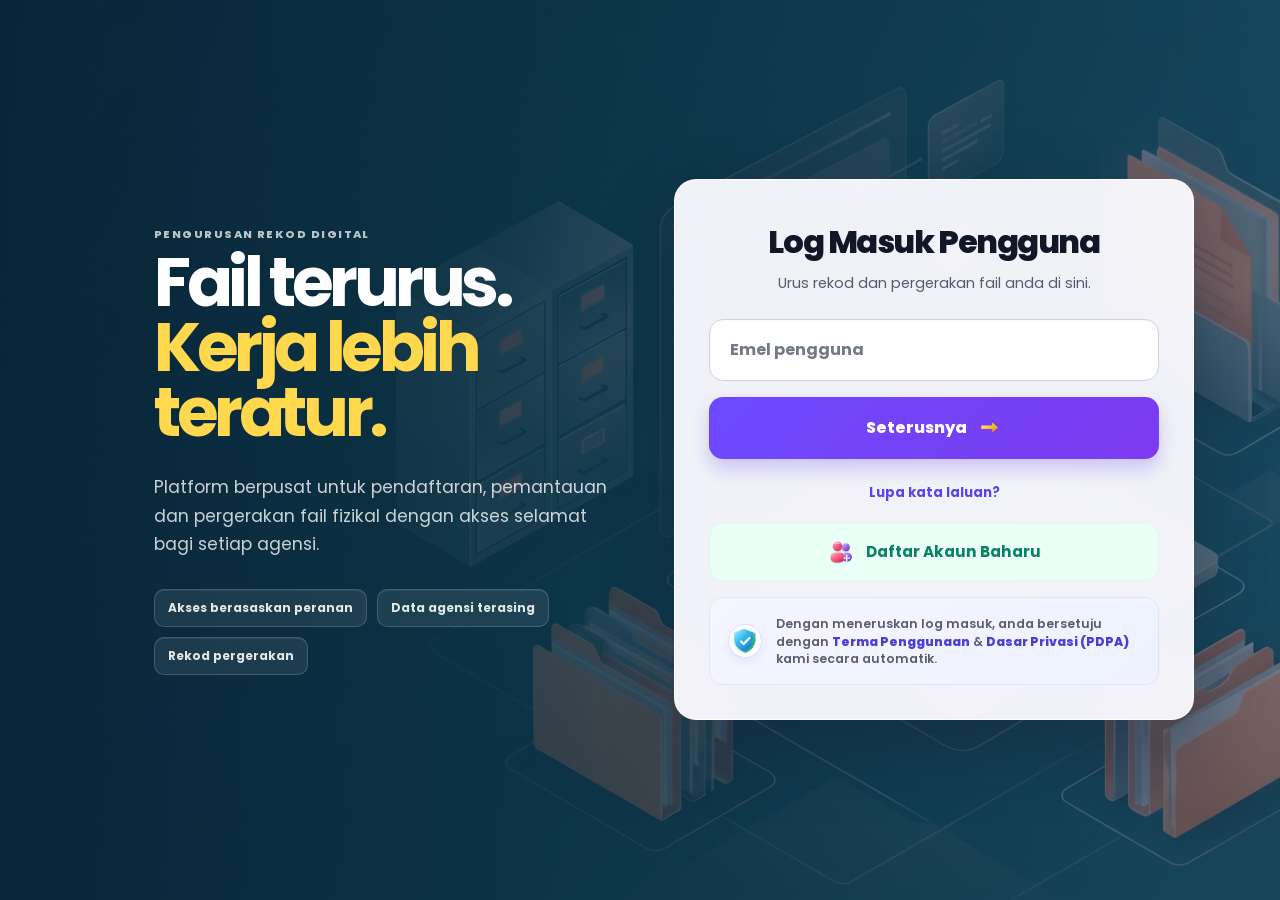
<file: ped.html>
<!doctype html>
<html lang="ms">
<head>
  <meta charset="utf-8">
  <meta name="viewport" content="width=device-width,initial-scale=1">
  <meta name="description" content="Pengurusan surat PeD MyFailPro">
  <title>PeD · MyFailPro</title>
  <link rel="icon" type="image/png" href="file.png?v=20260914-03">
  <link rel="stylesheet" href="assets/styles.css?v=20261102-01">
  <link rel="stylesheet" href="assets/navigation.css?v=20261117-profile-crop-02">
  <link rel="stylesheet" href="assets/ped.css?v=20261125-school-verified-01">
  <script src="assets/runtime-config.js?v=20260904-14" defer></script>
  <script src="assets/supabase-app.js?v=20261125-school-verified-01" defer></script>
<link rel="stylesheet" href="assets/icons.css?v=20261115-02">
</head>
<body data-page="ped">
<div class="app-shell">
  <header class="topbar">
    <div class="container topbar-inner">
      <a class="brand" href="dashboard.html" aria-label="MyFailPro, laman utama">
        <span class="brand-symbol" aria-hidden="true"></span>
        <span class="brand-copy"><strong>MyFailPro</strong><small>Sistem Pengurusan Fail</small></span>
      </a>
      <nav class="nav" aria-label="Navigasi utama">
        <a href="dashboard.html"><span class="nav-icon" aria-hidden="true"><svg class="icon-3d " viewBox="0 0 64 64" aria-hidden="true" focusable="false" data-icon="dashboard"><image href="assets/icons/dashboard.svg?v=20261115-01" width="64" height="64"/></svg></span><span>Paparan Utama</span></a>
        <a href="daftar.html"><span class="nav-icon" aria-hidden="true"><svg class="icon-3d " viewBox="0 0 64 64" aria-hidden="true" focusable="false" data-icon="document"><image href="assets/icons/document.svg?v=20261115-01" width="64" height="64"/></svg></span><span>Daftar Fail</span></a>
        <a href="log-pergerakan.html"><span class="nav-icon" aria-hidden="true"><svg class="icon-3d " viewBox="0 0 64 64" aria-hidden="true" focusable="false" data-icon="movement"><image href="assets/icons/movement.svg?v=20261115-01" width="64" height="64"/></svg></span><span>Pergerakan Fail</span></a>
        <a href="admin.html"><span class="nav-icon" aria-hidden="true"><svg class="icon-3d " viewBox="0 0 64 64" aria-hidden="true" focusable="false" data-icon="users"><image href="assets/icons/users.svg?v=20261115-01" width="64" height="64"/></svg></span><span>Pengguna</span></a>
      </nav>
      <a class="nav-settings" href="tetapan.html"><span class="nav-icon" aria-hidden="true"><svg class="icon-3d " viewBox="0 0 64 64" aria-hidden="true" focusable="false" data-icon="settings"><image href="assets/icons/settings.svg?v=20261115-01" width="64" height="64"/></svg></span><span>Tetapan Sistem</span></a>
      <div class="user-box">
        <button class="notification-button" type="button" aria-label="Pemberitahuan"><svg class="icon-3d " viewBox="0 0 64 64" aria-hidden="true" focusable="false" data-icon="bell"><image href="assets/icons/bell.svg?v=20261115-01" width="64" height="64"/></svg><span class="hidden"></span></button>
        <div class="user-copy"><strong data-user-name></strong><span data-user-role></span></div>
        <span class="user-avatar" data-user-avatar aria-hidden="true">MP</span>
        <button class="logout-button" type="button" data-logout aria-label="Log keluar"><svg class="icon-3d " viewBox="0 0 64 64" aria-hidden="true" focusable="false" data-icon="logout"><image href="assets/icons/logout.svg?v=20261115-01" width="64" height="64"/></svg><span>Log keluar</span></button>
      </div>
    </div>
  </header>

  <main class="main container">
    <div class="page-head">
      <div class="page-head-copy"><span class="eyebrow">Pengurusan dokumen elektronik</span><h1>PeD</h1><p id="pedIntro">Daftar dan urus surat masuk serta surat keluar Pejabat atau Jabatan dalam satu ruang kerja.</p></div>
      <span class="date-chip" data-current-date></span>
    </div>

    <section class="ped-coming-soon" id="pedComingSoon" aria-labelledby="pedComingSoonTitle">
      <span class="ped-coming-soon-icon" aria-hidden="true"><svg class="icon-3d " viewBox="0 0 64 64" aria-hidden="true" focusable="false" data-icon="rocket"><image href="assets/icons/rocket.svg?v=20261115-01" width="64" height="64"/></svg></span>
      <span class="ped-coming-soon-badge">Dalam pembangunan</span>
      <h2 id="pedComingSoonTitle">COMING SOON</h2>
      <p>PeD bakal hadir untuk memudahkan pengurusan surat masuk dan surat keluar anda.</p>
      <span class="ped-coming-soon-note">Kami sedang menyediakan pengalaman yang lebih baik untuk anda.</span>
      <a class="button" href="dashboard.html">Kembali ke Paparan Utama</a>
    </section>

    <div id="pedWorkspace" class="hidden">
    <section class="ped-stats" aria-label="Ringkasan jumlah surat PeD">
      <article class="ped-stat ped-stat-agency" data-ped-section="agency_in">
        <div class="ped-stat-head"><small>Surat Masuk Jabatan dan Agensi</small><span class="ped-stat-icon" aria-hidden="true"><svg class="icon-3d " viewBox="0 0 64 64" aria-hidden="true" focusable="false" data-icon="school"><image href="assets/icons/school.svg?v=20261115-01" width="64" height="64"/></svg></span></div>
        <div class="ped-stat-value"><strong data-ped-stat-count="agency_in" aria-live="polite">0</strong><span>surat diterima</span></div>
        <div class="ped-stat-detail"><div class="ped-stat-footer"><span>Daripada jumlah surat</span><span class="ped-stat-share" data-ped-stat-share="agency_in">0%</span></div><div class="ped-stat-meter" aria-hidden="true"><span data-ped-stat-meter="agency_in"></span></div></div>
      </article>
      <article class="ped-stat ped-stat-school" data-ped-section="school_in">
        <div class="ped-stat-head"><small data-ped-title="school_in">Surat Masuk Sekolah</small><span class="ped-stat-icon" aria-hidden="true"><svg class="icon-3d " viewBox="0 0 64 64" aria-hidden="true" focusable="false" data-icon="education"><image href="assets/icons/education.svg?v=20261115-01" width="64" height="64"/></svg></span></div>
        <div class="ped-stat-value"><strong data-ped-stat-count="school_in" aria-live="polite">0</strong><span>surat diterima</span></div>
        <div class="ped-stat-detail"><div class="ped-stat-footer"><span>Daripada jumlah surat</span><span class="ped-stat-share" data-ped-stat-share="school_in">0%</span></div><div class="ped-stat-meter" aria-hidden="true"><span data-ped-stat-meter="school_in"></span></div></div>
      </article>
      <article class="ped-stat ped-stat-outgoing" data-ped-section="outgoing">
        <div class="ped-stat-head"><small>Surat Keluar</small><span class="ped-stat-icon" aria-hidden="true"><svg class="icon-3d " viewBox="0 0 64 64" aria-hidden="true" focusable="false" data-icon="sent"><image href="assets/icons/sent.svg?v=20261115-01" width="64" height="64"/></svg></span></div>
        <div class="ped-stat-value"><strong data-ped-stat-count="outgoing" aria-live="polite">0</strong><span>surat dihantar</span></div>
        <div class="ped-stat-detail"><div class="ped-stat-footer"><span>Daripada jumlah surat</span><span class="ped-stat-share" data-ped-stat-share="outgoing">0%</span></div><div class="ped-stat-meter" aria-hidden="true"><span data-ped-stat-meter="outgoing"></span></div></div>
      </article>
      <article class="ped-stat ped-stat-agency hidden" data-ped-section="school_received">
        <div class="ped-stat-head"><small>Surat Masuk</small><span class="ped-stat-icon" aria-hidden="true"><svg class="icon-3d " viewBox="0 0 64 64" aria-hidden="true" focusable="false" data-icon="mail"><image href="assets/icons/mail.svg?v=20261115-01" width="64" height="64"/></svg></span></div>
        <div class="ped-stat-value"><strong data-ped-stat-count="school_received" aria-live="polite">0</strong><span>surat diterima</span></div>
        <div class="ped-stat-detail"><div class="ped-stat-footer"><span>Daripada jumlah surat</span><span class="ped-stat-share" data-ped-stat-share="school_received">0%</span></div><div class="ped-stat-meter" aria-hidden="true"><span data-ped-stat-meter="school_received"></span></div></div>
      </article>
    </section>

    <section class="ped-overview" aria-label="Ringkasan PeD">
      <div class="ped-search-card">
        <div><span class="eyebrow">Carian dan tapisan</span><h2>Rekod Persuratan</h2><p>Cari surat, tapis mengikut tarikh atau status, kemudian susun rekod mengikut tarikh.</p></div>
        <div class="ped-filter-controls">
          <label class="ped-search"><span class="sr-only">Cari rekod PeD</span><svg class="icon-3d " viewBox="0 0 64 64" aria-hidden="true" focusable="false" data-icon="search"><image href="assets/icons/search.svg?v=20261115-01" width="64" height="64"/></svg><input class="input" id="pedSearch" type="search" placeholder="Cari no. rujukan, pengirim atau perkara…" autocomplete="off"></label>
          <label class="ped-filter-field"><span>Status</span><select class="input" id="pedStatusFilter"><option value="">Semua status</option><option>Baru</option><option>Dalam Tindakan</option><option>Selesai</option></select></label>
          <label class="ped-filter-field"><span>Tarikh dari</span><input class="input" id="pedDateFrom" type="date"></label>
          <label class="ped-filter-field"><span>Tarikh hingga</span><input class="input" id="pedDateTo" type="date"></label>
          <div class="ped-filter-actions">
            <button class="ped-advanced-toggle" id="pedAdvancedToggle" type="button" aria-expanded="false" aria-controls="pedAdvancedFilters"><svg class="icon-3d " viewBox="0 0 64 64" aria-hidden="true" focusable="false" data-icon="filter"><image href="assets/icons/filter.svg?v=20261115-01" width="64" height="64"/></svg><span>Tapisan lanjut</span><span class="ped-advanced-count hidden" id="pedAdvancedCount">0</span></button>
            <button class="button secondary small" id="pedClearFilters" type="button">Kosongkan tapisan</button>
          </div>
        </div>
        <div class="ped-advanced-filters hidden" id="pedAdvancedFilters" role="group" aria-label="Tapisan lanjut">
          <label class="ped-filter-field" data-ped-filter-scope="office"><span>Sektor</span><select class="input" id="pedFilterSectors" multiple></select></label>
          <label class="ped-filter-field"><span>Untuk Tindakan / Pegawai</span><select class="input" id="pedFilterOfficers" multiple></select></label>
          <label class="ped-filter-field" data-ped-filter-scope="office"><span>Sekolah</span><select class="input" id="pedFilterSchools" multiple></select></label>
          <label class="ped-filter-field" data-ped-filter-scope="office"><span>Kaedah Penghantaran</span><select class="input" id="pedFilterDeliveryMethods" multiple></select></label>
          <label class="ped-filter-field"><span>No. Fail Rujukan</span><input class="input" id="pedFilterFileNumber" type="search" placeholder="Cari no. fail rujukan atau registri" autocomplete="off"></label>
          <label class="ped-filter-field"><span>Catatan</span><input class="input" id="pedFilterNotes" type="search" placeholder="Cari dalam catatan" autocomplete="off"></label>
        </div>
      </div>
    </section>

    <nav class="ped-view-tabs" role="tablist" aria-label="Paparan rekod PeD">
      <button class="ped-view-tab" type="button" role="tab" id="pedViewTabList" data-ped-view="list" aria-selected="true" aria-controls="pedListView">Senarai Surat</button>
      <button class="ped-view-tab" type="button" role="tab" id="pedViewTabHistory" data-ped-view="history" aria-selected="false" aria-controls="pedHistoryView" tabindex="-1">Sejarah</button>
      <button class="ped-view-tab" type="button" role="tab" id="pedViewTabSchools" data-ped-view="schools" aria-selected="false" aria-controls="pedSchoolsView" tabindex="-1">Surat Sekolah</button>
    </nav>

    <div class="ped-table-stack" id="pedListView" role="tabpanel" aria-labelledby="pedViewTabList">
      <section class="panel ped-panel" data-ped-section="agency_in" aria-labelledby="pedAgencyTitle">
        <div class="panel-head"><div class="ped-panel-heading"><span class="ped-panel-icon agency" aria-hidden="true"><svg class="icon-3d " viewBox="0 0 64 64" aria-hidden="true" focusable="false" data-icon="school"><image href="assets/icons/school.svg?v=20261115-01" width="64" height="64"/></svg></span><div class="panel-title"><h2 id="pedAgencyTitle">Surat Masuk Jabatan dan Agensi</h2><p>Surat rasmi yang diterima daripada jabatan atau agensi luar.</p></div></div><label class="ped-table-search" for="pedTableSearchAgencyIn"><span class="sr-only">Cari dalam jadual ini</span><svg class="icon-3d " viewBox="0 0 64 64" aria-hidden="true" focusable="false" data-icon="search"><image href="assets/icons/search.svg?v=20261115-01" width="64" height="64"/></svg><input class="input" id="pedTableSearchAgencyIn" data-ped-table-search="agency_in" type="search" placeholder="Cari rujukan, pihak atau perkara..." autocomplete="off"></label><div class="ped-panel-actions"><span class="ped-count"><strong data-ped-count="agency_in">0</strong> rekod</span><button class="button secondary small" type="button" data-print-ped="agency_in">Cetak PDF</button><button class="button small" type="button" data-add-ped="agency_in">Tambah Rekod</button></div></div>
        <div class="table-wrap" tabindex="0" aria-label="Jadual surat masuk jabatan dan agensi"><table><thead><tr><th><button class="ped-sort-button" type="button" data-ped-sort="agency_in">Tarikh Terima ↓</button></th><th>No. Fail Rujukan</th><th>Daripada</th><th>Perkara</th><th>Status</th><th>Tindakan</th></tr></thead><tbody data-ped-rows="agency_in"><tr class="ped-empty-row"><td colspan="6">Memuatkan rekod…</td></tr></tbody></table></div>
        <nav class="ped-pagination" data-ped-pagination="agency_in" aria-label="Halaman surat masuk jabatan"><span data-ped-page-info="agency_in">0 rekod</span><div><button class="button secondary small" type="button" data-ped-page="agency_in" data-direction="previous">Sebelumnya</button><button class="button secondary small" type="button" data-ped-page="agency_in" data-direction="next">Seterusnya</button></div></nav>
      </section>

      <section class="panel ped-panel" data-ped-section="school_in" aria-labelledby="pedSchoolTitle">
        <div class="panel-head"><div class="ped-panel-heading"><span class="ped-panel-icon school" aria-hidden="true"><svg class="icon-3d " viewBox="0 0 64 64" aria-hidden="true" focusable="false" data-icon="education"><image href="assets/icons/education.svg?v=20261115-01" width="64" height="64"/></svg></span><div class="panel-title"><h2 id="pedSchoolTitle">Surat Masuk Sekolah</h2><p id="pedSchoolDescription">Surat rasmi yang diterima daripada sekolah.</p></div></div><label class="ped-table-search" for="pedTableSearchSchoolIn"><span class="sr-only">Cari dalam jadual ini</span><svg class="icon-3d " viewBox="0 0 64 64" aria-hidden="true" focusable="false" data-icon="search"><image href="assets/icons/search.svg?v=20261115-01" width="64" height="64"/></svg><input class="input" id="pedTableSearchSchoolIn" data-ped-table-search="school_in" type="search" placeholder="Cari rujukan, pihak atau perkara..." autocomplete="off"></label><div class="ped-panel-actions"><span class="ped-count"><strong data-ped-count="school_in">0</strong> rekod</span><button class="button secondary small" type="button" data-print-ped="school_in">Cetak PDF</button><button class="button small" type="button" data-add-ped="school_in">Tambah Rekod</button></div></div>
        <div class="table-wrap" tabindex="0" aria-label="Jadual surat masuk sekolah"><table><thead><tr><th><button class="ped-sort-button" type="button" data-ped-sort="school_in">Tarikh Terima ↓</button></th><th>No. Fail Rujukan</th><th>Daripada</th><th>Perkara</th><th>Status</th><th>Tindakan</th></tr></thead><tbody data-ped-rows="school_in"><tr class="ped-empty-row"><td colspan="6">Memuatkan rekod…</td></tr></tbody></table></div>
        <nav class="ped-pagination" data-ped-pagination="school_in" aria-label="Halaman surat masuk sekolah"><span data-ped-page-info="school_in">0 rekod</span><div><button class="button secondary small" type="button" data-ped-page="school_in" data-direction="previous">Sebelumnya</button><button class="button secondary small" type="button" data-ped-page="school_in" data-direction="next">Seterusnya</button></div></nav>
      </section>

      <section class="panel ped-panel" data-ped-section="outgoing" aria-labelledby="pedOutgoingTitle">
        <div class="panel-head"><div class="ped-panel-heading"><span class="ped-panel-icon outgoing" aria-hidden="true"><svg class="icon-3d " viewBox="0 0 64 64" aria-hidden="true" focusable="false" data-icon="sent"><image href="assets/icons/sent.svg?v=20261115-01" width="64" height="64"/></svg></span><div class="panel-title"><h2 id="pedOutgoingTitle">Surat Keluar</h2><p>Surat rasmi yang dihantar kepada penerima luar.</p></div></div><label class="ped-table-search" for="pedTableSearchOutgoing"><span class="sr-only">Cari dalam jadual ini</span><svg class="icon-3d " viewBox="0 0 64 64" aria-hidden="true" focusable="false" data-icon="search"><image href="assets/icons/search.svg?v=20261115-01" width="64" height="64"/></svg><input class="input" id="pedTableSearchOutgoing" data-ped-table-search="outgoing" type="search" placeholder="Cari rujukan, pihak atau perkara..." autocomplete="off"></label><div class="ped-panel-actions"><span class="ped-count"><strong data-ped-count="outgoing">0</strong> rekod</span><button class="button secondary small" type="button" data-print-ped="outgoing">Cetak PDF</button><button class="button small" type="button" data-add-ped="outgoing">Tambah Rekod</button></div></div>
        <div class="table-wrap" tabindex="0" aria-label="Jadual surat keluar"><table><thead><tr><th><button class="ped-sort-button" type="button" data-ped-sort="outgoing">Tarikh Surat ↓</button></th><th>No. Fail Rujukan</th><th>Kepada</th><th>Perkara</th><th>Status</th><th>Tindakan</th></tr></thead><tbody data-ped-rows="outgoing"><tr class="ped-empty-row"><td colspan="6">Memuatkan rekod…</td></tr></tbody></table></div>
        <nav class="ped-pagination" data-ped-pagination="outgoing" aria-label="Halaman surat keluar"><span data-ped-page-info="outgoing">0 rekod</span><div><button class="button secondary small" type="button" data-ped-page="outgoing" data-direction="previous">Sebelumnya</button><button class="button secondary small" type="button" data-ped-page="outgoing" data-direction="next">Seterusnya</button></div></nav>
      </section>
      <section class="panel ped-panel hidden" data-ped-section="school_received" aria-labelledby="pedSchoolReceivedTitle">
        <div class="panel-head"><div class="ped-panel-heading"><span class="ped-panel-icon outgoing" aria-hidden="true"><svg class="icon-3d " viewBox="0 0 64 64" aria-hidden="true" focusable="false" data-icon="mail"><image href="assets/icons/mail.svg?v=20261115-01" width="64" height="64"/></svg></span><div class="panel-title"><h2 id="pedSchoolReceivedTitle">Surat Masuk</h2><p>Daftar surat yang diterima oleh sekolah.</p></div></div><label class="ped-table-search" for="pedTableSearchSchoolReceived"><span class="sr-only">Cari dalam jadual ini</span><svg class="icon-3d " viewBox="0 0 64 64" aria-hidden="true" focusable="false" data-icon="search"><image href="assets/icons/search.svg?v=20261115-01" width="64" height="64"/></svg><input class="input" id="pedTableSearchSchoolReceived" data-ped-table-search="school_received" type="search" placeholder="Cari rujukan, pihak atau perkara..." autocomplete="off"></label><div class="ped-panel-actions"><span class="ped-count"><strong data-ped-count="school_received">0</strong> rekod</span><button class="button secondary small" type="button" data-print-ped="school_received">Cetak PDF</button><button class="button small" type="button" data-add-ped="school_received">Tambah Rekod</button></div></div>
        <div class="table-wrap" tabindex="0" aria-label="Jadual surat masuk sekolah"><table><thead><tr><th><button class="ped-sort-button" type="button" data-ped-sort="school_received">Tarikh Terima ↓</button></th><th>No. Fail Rujukan</th><th>Daripada</th><th>Perkara</th><th>Status</th><th>Tindakan</th></tr></thead><tbody data-ped-rows="school_received"><tr class="ped-empty-row"><td colspan="6">Memuatkan rekod…</td></tr></tbody></table></div>
        <nav class="ped-pagination" data-ped-pagination="school_received" aria-label="Halaman surat masuk sekolah"><span data-ped-page-info="school_received">0 rekod</span><div><button class="button secondary small" type="button" data-ped-page="school_received" data-direction="previous">Sebelumnya</button><button class="button secondary small" type="button" data-ped-page="school_received" data-direction="next">Seterusnya</button></div></nav>
      </section>
    </div>

    <div class="ped-table-stack hidden" id="pedHistoryView" role="tabpanel" aria-labelledby="pedViewTabHistory">
      <section class="panel ped-panel" aria-labelledby="pedHistoryTitle">
        <div class="panel-head"><div class="ped-panel-heading"><span class="ped-panel-icon" aria-hidden="true"><svg class="icon-3d " viewBox="0 0 64 64" aria-hidden="true" focusable="false" data-icon="history"><image href="assets/icons/history.svg?v=20261115-01" width="64" height="64"/></svg></span><div class="panel-title"><h2 id="pedHistoryTitle">Sejarah Surat</h2><p id="pedHistoryDescription">Semua surat masuk dan surat keluar dalam satu senarai mengikut tarikh.</p></div></div><label class="ped-table-search" for="pedHistorySearch"><span class="sr-only">Cari dalam jadual ini</span><svg class="icon-3d " viewBox="0 0 64 64" aria-hidden="true" focusable="false" data-icon="search"><image href="assets/icons/search.svg?v=20261115-01" width="64" height="64"/></svg><input class="input" id="pedHistorySearch" data-ped-table-search="history" type="search" placeholder="Cari rujukan, pihak atau perkara..." autocomplete="off"></label><div class="ped-panel-actions"><span class="ped-count"><strong id="pedHistoryCount">0</strong> rekod</span><button class="button secondary small" type="button" id="pedHistoryPrint">Cetak PDF</button></div></div>
        <div class="table-wrap" tabindex="0" aria-label="Jadual sejarah surat"><table><thead><tr><th><button class="ped-sort-button" type="button" id="pedHistorySort">Tarikh ↓</button></th><th>No. Fail Rujukan</th><th>Daripada / Kepada</th><th>Perkara</th><th id="pedHistoryCreatorHeading">Ditambah oleh</th><th>Status</th><th>Tindakan</th></tr></thead><tbody id="pedHistoryRows"><tr class="ped-empty-row"><td colspan="7">Memuatkan rekod…</td></tr></tbody></table></div>
        <nav class="ped-pagination" aria-label="Halaman sejarah surat"><span id="pedHistoryPageInfo">0 rekod</span><div><button class="button secondary small" type="button" data-ped-history-page="previous">Sebelumnya</button><button class="button secondary small" type="button" data-ped-history-page="next">Seterusnya</button></div></nav>
      </section>
    </div>

    <div class="ped-table-stack hidden" id="pedSchoolsView" role="tabpanel" aria-labelledby="pedViewTabSchools">
      <section class="panel ped-panel" id="pedSchoolDirectory" aria-labelledby="pedSchoolDirectoryTitle">
        <div class="panel-head"><div class="ped-panel-heading"><span class="ped-panel-icon school" aria-hidden="true"><svg class="icon-3d " viewBox="0 0 64 64" aria-hidden="true" focusable="false" data-icon="folder"><image href="assets/icons/folder.svg?v=20261115-01" width="64" height="64"/></svg></span><div class="panel-title"><h2 id="pedSchoolDirectoryTitle">Surat Sekolah</h2><p>Pilih sekolah untuk melihat semua surat masuk dan surat keluar yang berkaitan dengannya.</p></div></div><div class="ped-panel-actions"><span class="ped-count"><strong id="pedSchoolDirectoryCount">0</strong> sekolah</span></div></div>
        <div class="ped-school-grid" id="pedSchoolGrid"></div>
      </section>
      <section class="panel ped-panel hidden" id="pedSchoolDetail" aria-labelledby="pedSchoolDetailTitle">
        <div class="panel-head"><div class="ped-panel-heading"><button class="ped-back-button" type="button" id="pedSchoolBack" aria-label="Kembali ke senarai sekolah"><svg class="icon-3d " viewBox="0 0 64 64" aria-hidden="true" focusable="false" data-icon="back"><image href="assets/icons/back.svg?v=20261115-01" width="64" height="64"/></svg></button><div class="panel-title"><h2 id="pedSchoolDetailTitle">Sekolah</h2><p>Surat masuk daripada sekolah dan surat keluar kepada sekolah ini.</p></div></div><label class="ped-table-search" for="pedSchoolTableSearch"><span class="sr-only">Cari dalam jadual ini</span><svg class="icon-3d " viewBox="0 0 64 64" aria-hidden="true" focusable="false" data-icon="search"><image href="assets/icons/search.svg?v=20261115-01" width="64" height="64"/></svg><input class="input" id="pedSchoolTableSearch" data-ped-table-search="school_detail" type="search" placeholder="Cari rujukan, pihak atau perkara..." autocomplete="off"></label><div class="ped-panel-actions"><span class="ped-count"><strong id="pedSchoolDetailCount">0</strong> rekod</span><button class="button secondary small" type="button" id="pedSchoolPrint">Cetak PDF</button></div></div>
        <div class="table-wrap" tabindex="0" aria-label="Jadual surat sekolah"><table><thead><tr><th><button class="ped-sort-button" type="button" id="pedSchoolSort">Tarikh ↓</button></th><th>No. Fail Rujukan</th><th>Daripada / Kepada</th><th>Perkara</th><th>Status</th><th>Tindakan</th></tr></thead><tbody id="pedSchoolRows"></tbody></table></div>
        <nav class="ped-pagination" aria-label="Halaman surat sekolah"><span id="pedSchoolPageInfo">0 rekod</span><div><button class="button secondary small" type="button" data-ped-school-page="previous">Sebelumnya</button><button class="button secondary small" type="button" data-ped-school-page="next">Seterusnya</button></div></nav>
      </section>
    </div>
    </div>
  </main>
</div>

<div class="modal hidden" id="pedModal" role="dialog" aria-modal="true" aria-labelledby="pedModalTitle">
  <form class="modal-card ped-modal-card" id="pedForm">
    <div class="modal-head"><div><span class="eyebrow">Rekod PeD</span><h2 id="pedModalTitle">Tambah Rekod Surat</h2></div><button class="icon-button" type="button" data-close aria-label="Tutup">×</button></div>
    <div class="panel-body form-grid">
      <input name="id" type="hidden"><input name="category" type="hidden">
      <div class="field"><label id="pedDateLabel" for="pedDate">Tarikh</label><input class="input" id="pedDate" name="correspondence_date" type="date" required></div>
      <div class="field" id="pedReferenceTextField"><label id="pedReferenceLabel" for="pedReference">No. Fail Rujukan &amp; Tarikh</label><input class="input" id="pedReference" name="reference_number" placeholder="Masukkan nombor rujukan dan tarikh"></div>
      <div class="field hidden" id="pedOutgoingReferenceField">
        <label for="pedOutgoingReference">No. Fail Rujukan</label>
        <div class="ped-reference-modes hidden" id="pedSchoolReferenceModes" role="radiogroup" aria-label="Cara mengisi No. Fail Rujukan">
          <label><input type="radio" name="ped_reference_mode" value="registered" checked> Pilih fail berdaftar</label>
          <label><input type="radio" name="ped_reference_mode" value="manual"> Taip no. fail</label>
        </div>
        <div id="pedRegisteredReferenceControl"><select class="input" id="pedOutgoingReference"><option value="">Pilih fail yang telah didaftarkan</option></select><span class="field-hint">Pilihan diambil daripada fail yang tersedia dalam Daftar Fail MyFailPro.</span></div>
        <div class="hidden" id="pedManualReferenceControl"><label class="sr-only" for="pedManualReference">Taip No. Fail</label><input class="input" id="pedManualReference" type="text" placeholder="Masukkan nombor fail sekolah" autocomplete="off" disabled></div>
      </div>
      <div class="field span-2 hidden" id="pedLetterNumberField"><label for="pedLetterNumber">Nombor Surat</label><input class="input" id="pedLetterNumber" type="text" inputmode="numeric" pattern="[0-9]+" title="Gunakan digit sahaja." placeholder="Contoh: 1" autocomplete="off" disabled><span class="field-hint">Masukkan nombor surat selepas memilih No. Fail Rujukan.</span></div>
      <div class="field span-2 hidden" id="pedOutgoingRecipientTypeField"><label for="pedOutgoingRecipientType">Hantar Kepada</label><select class="input" id="pedOutgoingRecipientType"><option value="">Pilih jenis penerima</option><option value="school">Sekolah</option><option value="external">Agensi/Jabatan Luar</option></select></div>
      <div class="field span-2 hidden" id="pedOutgoingSchoolField">
        <label for="pedOutgoingSchool">Sekolah penerima</label>
        <div class="ped-reference-modes" id="pedOutgoingSchoolActions">
          <button class="button secondary small" type="button" id="pedOutgoingSchoolSelectAll">Pilih semua sekolah</button>
          <button class="button secondary small" type="button" id="pedOutgoingSchoolClear">Kosongkan pilihan</button>
        </div>
        <select class="input ped-multi-select" id="pedOutgoingSchool" multiple size="5" aria-describedby="pedOutgoingSchoolHelp"></select>
        <span class="field-hint" id="pedOutgoingSchoolHelp">Pilih satu atau lebih sekolah daripada senarai. Jika tiada dalam senarai, taip nama sekolah di bawah, satu nama setiap baris.</span>
      </div>
      <div class="field span-2 hidden" id="pedOutgoingOtherSchoolsField"><label for="pedOutgoingOtherSchools">Sekolah lain (jika tiada dalam senarai)</label><textarea class="input" id="pedOutgoingOtherSchools" rows="3" placeholder="Taip satu nama sekolah setiap baris" autocomplete="off"></textarea></div>
      <div class="field span-2" id="pedPartyTextField"><label id="pedCorrespondentLabel" for="pedCorrespondent">Daripada</label><input class="input" id="pedCorrespondent" name="correspondent" placeholder="Nama pengirim" required></div>
      <div class="field span-2 hidden" data-ped-category-fields="school_in"><label for="pedSchoolName">Pilih Sekolah</label><select class="input" id="pedSchoolName"><option value="">Pilih sekolah</option></select></div>
      <div class="field span-2 hidden" id="pedSchoolNameManualField" data-ped-category-fields="school_in"><label for="pedSchoolNameManual">Atau taip nama sekolah</label><input class="input" id="pedSchoolNameManual" type="text" placeholder="Taip nama jika sekolah tiada dalam senarai" autocomplete="off"><span class="field-hint">Pilih sekolah daripada senarai atau taip nama sekolah jika tiada dalam pilihan.</span></div>
      <div class="field span-2"><label for="pedSubject">Perkara</label><textarea class="input" id="pedSubject" name="subject" rows="3" placeholder="Tajuk atau perkara surat" required></textarea></div>

      <div class="field span-2 hidden" data-ped-category-fields="agency_in"><label for="pedDepartmentSectors">Sektor</label><select class="input ped-multi-select" id="pedDepartmentSectors" multiple size="5"></select><span class="field-hint">Pilih satu atau lebih sektor.</span></div>
      <div class="field span-2 hidden" data-ped-category-fields="agency_in"><label for="pedAssignedOfficers">Untuk Tindakan Pegawai</label><select class="input ped-multi-select" id="pedAssignedOfficers" multiple size="5"></select><span class="field-hint">Nama dipaparkan mengikut Direktori Pegawai Penerima MyFailPro. Jika beberapa pegawai dipilih, fail diserahkan kepada pegawai pertama dalam senarai pilihan.</span></div>
      <div class="field hidden" data-ped-category-fields="agency_in"><label for="pedOfficeReferenceFile">No. Fail Rujukan</label><select class="input" id="pedOfficeReferenceFile"><option value="">Pilih fail yang telah didaftarkan</option></select></div>
      <div class="field hidden" data-ped-category-fields="agency_in"><label for="pedOfficePersonalFileNumber">No. Fail Peribadi</label><input class="input" id="pedOfficePersonalFileNumber" type="text" placeholder="Masukkan jika surat masuk ke fail peribadi" autocomplete="off"></div>
      <div class="field hidden" id="pedOfficeReferenceLetterNumberField" data-ped-category-fields="agency_in"><label for="pedOfficeReferenceLetterNumber">No. Surat</label><input class="input" id="pedOfficeReferenceLetterNumber" type="text" inputmode="numeric" pattern="[0-9]+" title="Gunakan digit sahaja." placeholder="Contoh: 1" autocomplete="off" disabled><span class="field-hint">Masukkan nombor surat selepas memilih No. Fail Rujukan.</span></div>
      <div class="field span-2 hidden" data-ped-category-fields="agency_in"><label for="pedAgencyNotes">Catatan PPD</label><textarea class="input" id="pedAgencyNotes" rows="3"></textarea></div>

      <div class="field hidden" data-ped-category-fields="school_in"><label for="pedSchoolSector">Sektor</label><select class="input" id="pedSchoolSector"></select></div>
      <div class="field hidden" data-ped-category-fields="school_in"><label for="pedAssignedTo">Untuk Tindakan / Nama Pegawai</label><select class="input" id="pedAssignedTo"><option value="">Pilih pegawai</option></select></div>
      <div class="field hidden" data-ped-category-fields="school_in"><label for="pedRegistryFileNumber">No. Fail Rujukan</label><select class="input" id="pedRegistryFileNumber"><option value="">Pilih fail yang telah didaftarkan</option></select><span class="field-hint">Fail ini akan bergerak kepada pegawai yang dipilih dan direkod dalam Log Pergerakan.</span></div>
      <div class="field hidden" data-ped-category-fields="school_in"><label for="pedSchoolIncomingPersonalFileNumber">No. Fail Peribadi</label><input class="input" id="pedSchoolIncomingPersonalFileNumber" type="text" placeholder="Masukkan jika surat masuk ke fail peribadi" autocomplete="off"></div>
      <div class="field hidden" data-ped-school-outgoing-personal-file><label for="pedSchoolOutgoingPersonalFileNumber">No. Fail Peribadi</label><input class="input" id="pedSchoolOutgoingPersonalFileNumber" type="text" placeholder="Masukkan jika surat masuk ke fail peribadi" autocomplete="off"></div>
      <div class="field hidden" id="pedRegistryLetterNumberField" data-ped-category-fields="school_in"><label for="pedRegistryLetterNumber">No. Surat</label><input class="input" id="pedRegistryLetterNumber" type="text" inputmode="numeric" pattern="[0-9]+" title="Gunakan digit sahaja." placeholder="Contoh: 1" autocomplete="off" disabled><span class="field-hint">Masukkan nombor surat selepas memilih No. Fail Rujukan.</span></div>
      <div class="field span-2 hidden" data-ped-category-fields="school_in"><label for="pedSchoolNotes">Catatan PPD</label><textarea class="input" id="pedSchoolNotes" rows="3"></textarea></div>

      <div class="field hidden" data-ped-category-fields="outgoing"><label for="pedOriginSector">Daripada Sektor</label><select class="input" id="pedOriginSector"></select></div>
      <div class="field hidden" data-ped-category-fields="outgoing"><label for="pedOutgoingPersonalFileNumber">No. Fail Peribadi</label><input class="input" id="pedOutgoingPersonalFileNumber" type="text" placeholder="Masukkan jika surat masuk ke fail peribadi" autocomplete="off"></div>
      <div class="field span-2 hidden" data-ped-category-fields="outgoing"><label for="pedDeliveryMethods">Kaedah Penghantaran Surat</label><select class="input ped-multi-select" id="pedDeliveryMethods" multiple size="4"></select><span class="field-hint">Pilih satu atau lebih kaedah.</span></div>
      <div class="field span-2 hidden" id="pedOtherDeliveryMethodField"><label for="pedOtherDeliveryMethod">Nyatakan kaedah penghantaran surat lain</label><input class="input" id="pedOtherDeliveryMethod" type="text" maxlength="120" placeholder="Masukkan kaedah penghantaran surat" autocomplete="off" disabled></div>
      <div class="field span-2 hidden" data-ped-category-fields="outgoing"><label for="pedOutgoingNotes">Catatan</label><textarea class="input" id="pedOutgoingNotes" rows="3"></textarea></div>
      <div class="field hidden" data-ped-category-fields="school_received"><label for="pedSchoolReceivedOfficer">Untuk Tindakan / Nama Pegawai</label><select class="input" id="pedSchoolReceivedOfficer"><option value="">Pilih pegawai</option></select></div>
      <div class="field hidden" data-ped-category-fields="school_received"><label for="pedSchoolReceivedFile">No. Fail Rujukan</label><input class="input" id="pedSchoolReceivedFile"></div>
      <div class="field hidden" data-ped-category-fields="school_received"><label for="pedSchoolReceivedPersonalFileNumber">No. Fail Peribadi</label><input class="input" id="pedSchoolReceivedPersonalFileNumber" type="text" placeholder="Masukkan jika surat masuk ke fail peribadi" autocomplete="off"></div>
      <div class="field span-2 hidden" data-ped-category-fields="school_received"><label for="pedSchoolReceivedNotes">Catatan Guru Besar/Pengetua</label><textarea class="input" id="pedSchoolReceivedNotes" rows="3"></textarea></div>
      <div class="field span-2 hidden" id="pedAttachmentField"><label for="pedAttachment">Lampiran PDF / Gambar (pilihan)</label><input class="input ped-file-input" id="pedAttachment" type="file" accept=".pdf,application/pdf,image/jpeg,image/png,image/webp,image/heic,image/heif" aria-describedby="pedAttachmentHelp pedAttachmentName"><span class="field-hint" id="pedAttachmentHelp">Tidak wajib. Pilih satu fail PDF atau gambar, maksimum 20 MB.</span><span class="field-hint" id="pedAttachmentName" aria-live="polite">Tiada fail dipilih.</span><div class="ped-attachment-actions"><button class="button secondary small hidden" type="button" id="pedViewAttachment">Lihat lampiran semasa</button><button class="button secondary small hidden" type="button" id="pedClearAttachment">Buang lampiran</button></div></div>

      <div class="field span-2"><label for="pedStatus">Status</label><select class="input" id="pedStatus" name="status"></select></div>
      <div class="form-actions span-2"><button class="button danger hidden" id="pedDeleteRecord" type="button">Padam Surat</button><button class="button secondary hidden" id="pedPrintRecord" type="button">Cetak PDF</button><button class="button secondary" type="button" data-close>Batal</button><button class="button" type="submit">Simpan Rekod</button></div>
    </div>
  </form>
</div>
<dialog class="ped-attachment-preview" id="pedAttachmentPreview" aria-labelledby="pedAttachmentPreviewTitle" aria-describedby="pedAttachmentPreviewName">
  <div class="ped-attachment-preview-layout">
    <header class="ped-attachment-preview-head">
      <div><h2 id="pedAttachmentPreviewTitle">Lihat Lampiran</h2><p id="pedAttachmentPreviewName"></p></div>
      <div class="ped-attachment-preview-head-actions">
        <button class="button secondary small" type="button" data-download-attachment disabled>Muat turun asal</button>
        <button class="button secondary small" type="button" data-close-preview aria-label="Tutup pratonton lampiran">Tutup <span aria-hidden="true">×</span></button>
      </div>
    </header>
    <div class="ped-attachment-preview-body">
      <p class="ped-attachment-preview-status" role="status" aria-live="polite">Memuatkan lampiran…</p>
      <div class="ped-attachment-preview-content"></div>
    </div>
  </div>
</dialog>
</body>
</html>
</file>
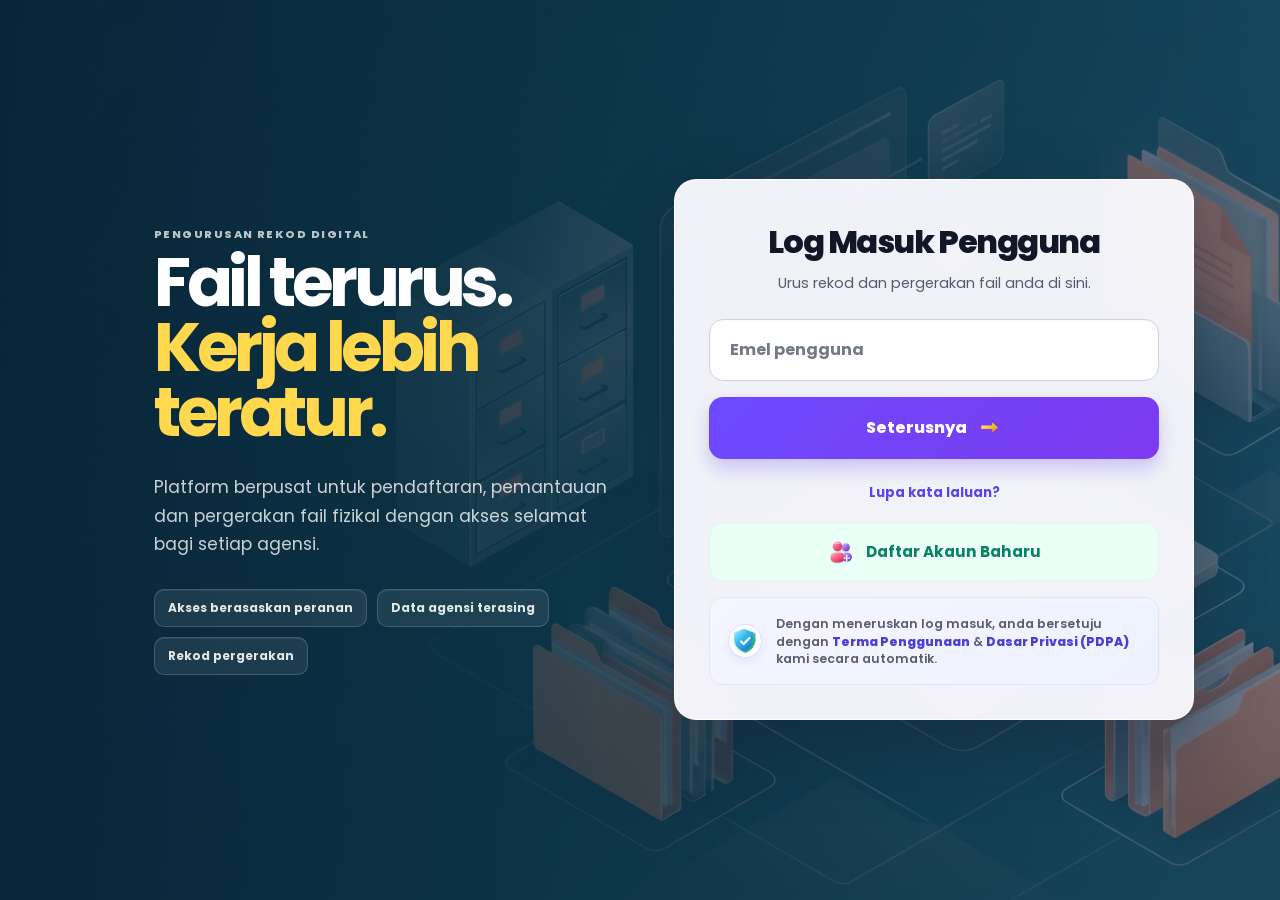
<file: tetapan.html>
<!doctype html>
<html lang="ms">
<head><meta charset="utf-8"><meta name="viewport" content="width=device-width,initial-scale=1"><meta name="description" content="Tetapan klasifikasi MyFailPro"><title>Tetapan - MyFailPro</title><link rel="icon" type="image/png" href="file.png?v=20261117-02"><link rel="stylesheet" href="assets/styles.css?v=20261117-staff-photos-03"><link rel="stylesheet" href="assets/navigation.css?v=20261117-profile-crop-02"><script src="assets/runtime-config.js?v=20260904-14" defer></script><script src="assets/supabase-app.js?v=20261117-staff-photos-02" defer></script><link rel="stylesheet" href="assets/icons.css?v=20261115-02">
</head>
<body data-page="settings">
<div class="app-shell">
  <header class="topbar"><div class="container topbar-inner"><a class="brand" href="dashboard.html" aria-label="MyFailPro, laman utama"><span class="brand-symbol" aria-hidden="true"></span><span class="brand-copy"><strong>MyFailPro</strong><small>Sistem Pengurusan Fail</small></span></a><nav class="nav" aria-label="Navigasi utama"><a href="dashboard.html"><span class="nav-icon" aria-hidden="true"><svg class="icon-3d " viewBox="0 0 64 64" aria-hidden="true" focusable="false" data-icon="dashboard"><image href="assets/icons/dashboard.svg?v=20261115-01" width="64" height="64"/></svg></span><span>Paparan Utama</span></a><a href="daftar.html"><span class="nav-icon" aria-hidden="true"><svg class="icon-3d " viewBox="0 0 64 64" aria-hidden="true" focusable="false" data-icon="document"><image href="assets/icons/document.svg?v=20261115-01" width="64" height="64"/></svg></span><span>Daftar Fail</span></a><a href="log-pergerakan.html"><span class="nav-icon" aria-hidden="true"><svg class="icon-3d " viewBox="0 0 64 64" aria-hidden="true" focusable="false" data-icon="movement"><image href="assets/icons/movement.svg?v=20261115-01" width="64" height="64"/></svg></span><span>Pergerakan Fail</span></a><a class="hidden" href="admin.html" data-admin><span class="nav-icon" aria-hidden="true"><svg class="icon-3d " viewBox="0 0 64 64" aria-hidden="true" focusable="false" data-icon="users"><image href="assets/icons/users.svg?v=20261115-01" width="64" height="64"/></svg></span><span>Pengguna</span></a></nav><a class="nav-settings" href="tetapan.html" aria-current="page"><span class="nav-icon" aria-hidden="true"><svg class="icon-3d " viewBox="0 0 64 64" aria-hidden="true" focusable="false" data-icon="settings"><image href="assets/icons/settings.svg?v=20261115-01" width="64" height="64"/></svg></span><span>Tetapan Sistem</span></a></div></header>
  <main class="main container">
    <div class="workspace-toolbar"><label class="workspace-search"><svg class="icon-3d " viewBox="0 0 64 64" aria-hidden="true" focusable="false" data-icon="search"><image href="assets/icons/search.svg?v=20261115-01" width="64" height="64"/></svg><input type="search" placeholder="Cari ID atau tajuk fail…" aria-label="Cari fail"></label><div class="workspace-actions"><button class="notification-button" type="button" aria-label="Pemberitahuan"><svg class="icon-3d " viewBox="0 0 64 64" aria-hidden="true" focusable="false" data-icon="bell"><image href="assets/icons/bell.svg?v=20261115-01" width="64" height="64"/></svg><span class="hidden"></span></button><div class="user-box"><div class="user-copy"><strong data-user-name></strong><span data-user-role></span></div><span class="user-avatar" data-user-avatar aria-hidden="true">MP</span><button class="logout-button" type="button" data-logout aria-label="Log keluar"><svg class="icon-3d " viewBox="0 0 64 64" aria-hidden="true" focusable="false" data-icon="logout"><image href="assets/icons/logout.svg?v=20261115-01" width="64" height="64"/></svg><span>Log keluar</span></button></div></div></div>
    <div class="page-head"><div class="page-head-copy"><span class="eyebrow">Konfigurasi ruang kerja</span><h1 id="settingsTitle">Modul Tetapan</h1><p id="settingsSubtitle">Pengurusan klasifikasi dan pendaftaran hierarki fail.</p></div><span class="date-chip" data-current-date></span></div>
    <p class="notice" id="settingsScope">Tetapan ini digunakan untuk rekod baharu.</p>
    <div class="settings-grid page-section" id="settingsGrid"></div>
    <section class="panel page-section hidden" id="bulkSettingsPanel"><div class="panel-head"><div class="panel-title"><h2>Pengisian Data Pukal</h2><p>Tambah banyak data klasifikasi serentak. Fungsi ini hanya tersedia kepada admin agensi.</p></div></div><div class="panel-body"><form class="form-grid bulk-settings-form" id="bulkSettingsForm"><div class="field"><label for="bulkSettingsCategory">Kategori data</label><select class="input" id="bulkSettingsCategory" name="category" required><option value="fungsi">Fungsi</option><option value="aktiviti">Aktiviti</option><option value="subAktiviti">Sub-Aktiviti</option><option value="transaksi">Transaksi Fail</option></select></div><div class="field span-2"><label for="bulkSettingsValues">Senarai data</label><textarea class="input" id="bulkSettingsValues" name="values" rows="9" placeholder="Masukkan satu rekod pada setiap baris…" required></textarea><span class="field-hint">Satu baris mewakili satu rekod. Baris kosong dan data yang telah wujud akan dilangkau secara automatik. Maksimum 500 rekod sekali pengisian.</span></div><div class="form-actions span-2"><button class="button" type="submit">Tambah Data Pukal</button></div></form></div></section>
    <section class="panel page-section"><div class="panel-head"><div class="panel-title"><h2>Direktori Pegawai Penerima</h2><p>Nama yang sama dengan Akaun Pengguna Pegawai akan diselaraskan secara automatik untuk penerimaan fail dan notifikasi.</p></div></div><div class="panel-body"><form class="form-grid" id="staffForm"><div class="field"><label for="staffName">Nama penuh</label><input class="input" id="staffName" name="nama" autocomplete="name" placeholder="Contoh: Ahmad bin Ali" required></div><div class="field"><label for="staffSector">Sektor atau unit</label><input class="input" id="staffSector" name="sektor" placeholder="Contoh: Unit Kewangan" required></div><div class="form-actions span-2"><button class="button" type="submit">Tambah Pegawai</button></div></form><ul class="item-list" id="staffList"></ul></div></section>
    <section class="panel page-section hidden" id="staffUsersPanel"><div class="panel-head"><div class="panel-title"><h2>Akaun Pengguna Pegawai</h2><p>Daftarkan pegawai yang dibenarkan log masuk dan mengurus rekod fail agensi ini.</p></div></div><div class="panel-body"><p class="notice error hidden" id="staffUserStatus"></p><form class="form-grid" id="staffUserForm"><div class="field"><label for="staffUserName">Nama pegawai</label><input class="input" id="staffUserName" name="nama" list="staffDirectoryNames" autocomplete="name" placeholder="Nama penuh pegawai" required><datalist id="staffDirectoryNames"></datalist><span class="field-hint">Pilih nama dalam Direktori Pegawai Penerima untuk penyelarasan automatik.</span></div><div class="field"><label for="staffUserEmail">E-mel pengguna</label><input class="input" id="staffUserEmail" name="emel" type="email" autocomplete="email" placeholder="pegawai@moe.gov.my" required></div><div class="field"><label for="staffUserPassword">Kata laluan sementara</label><input class="input" id="staffUserPassword" name="password" type="password" minlength="8" autocomplete="new-password" placeholder="Minimum 8 aksara" required><span class="field-hint">Kongsikan kata laluan melalui saluran yang selamat.</span></div><fieldset class="staff-avatar-field span-3"><legend>Pilih avatar pegawai</legend><div class="avatar-options"><label class="avatar-option"><input type="radio" name="avatar" value="initials" checked><span class="avatar-choice" data-avatar-preview="initials">MP</span><span>Inisial</span></label><label class="avatar-option"><input type="radio" name="avatar" value="professional"><span class="avatar-choice avatar-emoji" data-avatar-preview="professional">&#x1F9D1;&#x200D;&#x1F4BC;</span><span>Profesional</span></label><label class="avatar-option"><input type="radio" name="avatar" value="man"><span class="avatar-choice avatar-emoji" data-avatar-preview="man">&#x1F468;&#x200D;&#x1F4BC;</span><span>Lelaki</span></label><label class="avatar-option"><input type="radio" name="avatar" value="woman"><span class="avatar-choice avatar-emoji" data-avatar-preview="woman">&#x1F469;&#x200D;&#x1F4BC;</span><span>Wanita</span></label><label class="avatar-option"><input type="radio" name="avatar" value="technology"><span class="avatar-choice avatar-emoji" data-avatar-preview="technology">&#x1F9D1;&#x200D;&#x1F4BB;</span><span>Teknologi</span></label><label class="avatar-option"><input type="radio" name="avatar" value="educator"><span class="avatar-choice avatar-emoji" data-avatar-preview="educator">&#x1F9D1;&#x200D;&#x1F3EB;</span><span>Pendidik</span></label></div></fieldset><div class="form-actions span-3"><button class="button" type="submit">Daftar Pengguna Pegawai</button></div></form></div><div class="table-wrap"><table><caption class="sr-only">Senarai akaun pengguna pegawai dan log kekerapan penggunaan</caption><thead><tr><th scope="col">Nama pegawai</th><th scope="col">E-mel</th><th scope="col">Status akaun</th><th scope="col">Kekerapan penggunaan</th><th scope="col">Tindakan</th></tr></thead><tbody id="staffUserRows"></tbody></table></div></section>
    <section class="panel page-section hidden" id="officeSchoolAccountsPanel"><div class="panel-head"><div class="panel-title"><h2>Akaun Pengguna Sekolah</h2><p>Senarai akaun sekolah yang didaftarkan di bawah pejabat ini.</p></div></div><div class="panel-body"><p class="notice error hidden" id="officeSchoolAccountsStatus" role="status"></p></div><div class="table-wrap"><table><caption class="sr-only">Akaun sekolah di bawah pejabat pendidikan ini</caption><thead><tr><th scope="col">Nama sekolah</th><th scope="col">E-mel akaun</th><th scope="col">Status akaun</th><th scope="col">Kekerapan penggunaan</th><th scope="col">Tindakan</th></tr></thead><tbody id="officeSchoolAccountRows"></tbody></table></div></section>
  </main>
</div>
<form class="modal hidden" id="staffAccountEditModal" role="dialog" aria-modal="true" aria-labelledby="staffAccountEditTitle"><section class="modal-card staff-account-modal"><div class="modal-head"><div><h2 id="staffAccountEditTitle">Edit Akaun Pegawai</h2><p data-staff-reference></p></div><button class="icon-button" type="button" data-close aria-label="Tutup">×</button></div><div class="staff-account-identity-fields"><div class="field"><label for="staffEditName">Nama pegawai</label><input class="input" id="staffEditName" name="nama" autocomplete="name" maxlength="160" required></div><div class="field"><label for="staffEditEmail">E-mel pengguna</label><input class="input" id="staffEditEmail" name="emel" type="email" autocomplete="email" maxlength="254" required><span class="field-hint">Pegawai akan menggunakan e-mel baharu untuk log masuk.</span></div></div><div class="field"><label for="staffNewPassword">Kata laluan baharu</label><input class="input" id="staffNewPassword" name="password" type="password" minlength="8" autocomplete="new-password" placeholder="Kosongkan jika tidak mahu ditukar"><span class="field-hint">Minimum 8 aksara. Biarkan kosong untuk mengekalkan kata laluan semasa.</span></div><fieldset class="staff-avatar-field"><legend>Pilih avatar pegawai</legend><div class="avatar-options"><label class="avatar-option"><input type="radio" name="avatar" value="initials" checked><span class="avatar-choice">IN</span><span>Inisial</span></label><label class="avatar-option"><input type="radio" name="avatar" value="professional"><span class="avatar-choice avatar-emoji">&#x1F9D1;&#x200D;&#x1F4BC;</span><span>Profesional</span></label><label class="avatar-option"><input type="radio" name="avatar" value="man"><span class="avatar-choice avatar-emoji">&#x1F468;&#x200D;&#x1F4BC;</span><span>Lelaki</span></label><label class="avatar-option"><input type="radio" name="avatar" value="woman"><span class="avatar-choice avatar-emoji">&#x1F469;&#x200D;&#x1F4BC;</span><span>Wanita</span></label><label class="avatar-option"><input type="radio" name="avatar" value="technology"><span class="avatar-choice avatar-emoji">&#x1F9D1;&#x200D;&#x1F4BB;</span><span>Teknologi</span></label><label class="avatar-option"><input type="radio" name="avatar" value="educator"><span class="avatar-choice avatar-emoji">&#x1F9D1;&#x200D;&#x1F3EB;</span><span>Pendidik</span></label></div></fieldset><div class="form-actions"><button class="button secondary" type="button" data-close>Batal</button><button class="button" type="submit">Simpan Perubahan</button></div></section></form>
<form class="modal hidden" id="officeSchoolAccountEditModal" role="dialog" aria-modal="true" aria-labelledby="officeSchoolAccountEditTitle"><section class="modal-card staff-account-modal"><div class="modal-head"><div><h2 id="officeSchoolAccountEditTitle">Edit Akaun Sekolah</h2><p data-school-account-reference></p></div><button class="icon-button" type="button" data-close aria-label="Tutup">×</button></div><div class="staff-account-identity-fields"><div class="field"><label for="schoolAccountEditName">Nama sekolah</label><input class="input" id="schoolAccountEditName" name="nama" autocomplete="organization" maxlength="160" required></div><div class="field"><label for="schoolAccountEditEmail">E-mel akaun</label><input class="input" id="schoolAccountEditEmail" name="emel" type="email" autocomplete="email" maxlength="254" required><span class="field-hint">E-mel baharu akan digunakan untuk log masuk.</span></div></div><div class="field"><label for="schoolAccountNewPassword">Kata laluan baharu</label><input class="input" id="schoolAccountNewPassword" name="password" type="password" minlength="8" autocomplete="new-password" placeholder="Kosongkan jika tidak mahu ditukar"><span class="field-hint">Minimum 8 aksara. Biarkan kosong untuk mengekalkan kata laluan semasa.</span></div><div class="form-actions"><button class="button secondary" type="button" data-close>Batal</button><button class="button" type="submit">Simpan Perubahan</button></div></section></form>
</body>
</html>
</file>
<file: assets/styles.css>
@import url("https://fonts.googleapis.com/css2?family=Poppins:wght@400;500;600;700;800&display=swap");

:root {
  --blue: #6d4aff;
  --violet: #7c3aed;
  --purple: #581c87;
  --purple-deep: #312e81;
  --accent: #ffd84d;
  --lavender: #ede9fe;
  --cream: #ffffff;
  --ink: #17172b;
  --background: #f7f5ff;
  --slate: #667085;
  --text-muted: rgba(71, 85, 105, .88);
  --text-soft: rgba(100, 116, 139, .82);
  --border: rgba(148, 163, 184, .24);
  --border-blue: rgba(109, 74, 255, .24);
  --surface: rgba(255, 255, 255, .76);
  --surface-solid: rgba(255, 255, 255, .97);
  --surface-soft: rgba(241, 245, 249, .72);
  --shadow-sm: 0 2px 8px rgba(15, 23, 42, .05);
  --shadow-md: 0 12px 30px rgba(15, 23, 42, .07);
  --shadow-lg: 0 24px 60px rgba(15, 23, 42, .14);
  --radius-sm: 10px;
  --radius-md: 16px;
  --radius-lg: 22px;
  font-family: Poppins, Inter, Aptos, ui-sans-serif, system-ui, -apple-system, BlinkMacSystemFont, "Segoe UI", sans-serif;
  color: var(--ink);
  font-synthesis: none;
}

* { box-sizing: border-box; }
html { min-height: 100%; background: var(--background); scroll-behavior: smooth; }
body {
  min-height: 100vh;
  margin: 0;
  color: var(--ink);
  background:
    radial-gradient(circle at 8% 4%, rgba(237, 233, 254, .92), transparent 34rem),
    radial-gradient(circle at 94% 94%, rgba(109, 74, 255, .10), transparent 36rem),
    linear-gradient(135deg, var(--background), rgba(248, 247, 255, .96));
  font-size: 15px;
  line-height: 1.5;
  -webkit-font-smoothing: antialiased;
  text-rendering: optimizeLegibility;
  background-attachment: fixed;
}
button, input, select, textarea { font: inherit; }
button, a { -webkit-tap-highlight-color: transparent; }
a { color: inherit; }
button { color: inherit; }
img, svg { display: block; }
::selection { color: var(--cream); background: var(--blue); }
.hidden { display: none !important; }
.sr-only { position: absolute; width: 1px; height: 1px; padding: 0; overflow: hidden; clip: rect(0, 0, 0, 0); white-space: nowrap; border: 0; }
.app-shell { min-height: 100vh; }
.container { width: min(1420px, calc(100% - 64px)); margin-inline: auto; }

body[data-page="admin"]:not(.auth-ready) .app-shell { visibility: hidden; }
body[data-page="admin"]:not(.auth-ready)::after {
  content: "Mengesahkan akses…";
  position: fixed;
  inset: 0;
  display: grid;
  place-items: center;
  color: var(--text-muted);
  font-weight: 700;
  background: linear-gradient(135deg, var(--background), var(--lavender));
}

/* Navigation */
.topbar {
  position: sticky;
  top: 0;
  z-index: 20;
  border-bottom: 1px solid rgba(255, 255, 255, .58);
  background: rgba(255, 255, 255, .78);
  box-shadow: 0 8px 28px rgba(15, 23, 42, .06);
  backdrop-filter: blur(24px) saturate(145%);
  -webkit-backdrop-filter: blur(24px) saturate(145%);
}
.topbar-inner { min-height: 76px; display: flex; align-items: center; gap: 30px; }
.brand { display: flex; align-items: center; gap: 12px; min-width: max-content; text-decoration: none; }
.brand-mark {
  width: 42px;
  height: 42px;
  flex: 0 0 auto;
  object-fit: contain;
  filter: drop-shadow(0 5px 8px rgba(15, 23, 42, .12));
}
.brand-copy { display: grid; gap: 0; line-height: 1.15; }
.brand-copy strong { font-size: 1.08rem; font-weight: 800; letter-spacing: -.025em; }
.brand-copy small { margin-top: 4px; color: var(--text-soft); font-size: .68rem; font-weight: 700; letter-spacing: .08em; text-transform: uppercase; }
.nav { display: flex; align-items: center; gap: 4px; margin-inline: auto; }
.nav a {
  position: relative;
  padding: 10px 15px;
  border-radius: var(--radius-sm);
  color: var(--text-muted);
  font-size: .87rem;
  font-weight: 700;
  text-decoration: none;
  transition: color .18s ease, background .18s ease, transform .18s ease;
}
.nav a:hover { color: var(--blue); background: rgba(109, 74, 255, .08); }
.nav a[aria-current="page"] { color: var(--cream); background: linear-gradient(135deg, var(--blue), var(--violet)); box-shadow: 0 8px 20px rgba(88, 28, 135, .22); }
.nav a:active { transform: translateY(1px); }
.user-box { display: flex; align-items: center; gap: 10px; min-width: max-content; }
.user-avatar {
  width: 38px;
  height: 38px;
  display: grid;
  place-items: center;
  border: 1px solid rgba(109, 74, 255, .18);
  border-radius: 50%;
  color: var(--blue);
  background: var(--lavender);
  font-size: .82rem;
  font-weight: 800;
}
.user-copy { min-width: 110px; line-height: 1.25; }
.user-copy strong { display: block; max-width: 170px; overflow: hidden; color: var(--ink); font-size: .82rem; font-weight: 750; text-overflow: ellipsis; white-space: nowrap; }
.user-copy span { display: block; margin-top: 3px; color: var(--text-soft); font-size: .7rem; }
.logout-button, .icon-button {
  min-height: 40px;
  display: inline-flex;
  align-items: center;
  justify-content: center;
  gap: 8px;
  border: 1px solid var(--border);
  border-radius: var(--radius-sm);
  color: var(--ink);
  background: rgba(255, 255, 255, .76);
  box-shadow: var(--shadow-sm);
  cursor: pointer;
  transition: color .18s ease, border-color .18s ease, background .18s ease, transform .18s ease;
}
.logout-button { padding: 0 13px; font-size: .78rem; font-weight: 700; }
.logout-button svg, .icon-button svg { width: 17px; height: 17px; }
.logout-button:hover, .icon-button:hover { color: var(--blue); border-color: var(--border-blue); background: var(--lavender); }
.logout-button:active, .icon-button:active { transform: translateY(1px); }
.icon-button { width: 40px; padding: 0; font-size: 1.25rem; }

/* Page structure */
.main { padding-block: 42px 64px; }
.page-head { display: flex; align-items: flex-end; justify-content: space-between; gap: 24px; margin-bottom: 28px; padding: 30px 32px; overflow: hidden; border: 1px solid rgba(255, 255, 255, .18); border-radius: 24px; color: var(--cream); background: linear-gradient(120deg, var(--purple-deep), var(--purple) 62%, var(--blue)); box-shadow: 0 18px 38px rgba(49, 46, 129, .20); }
.page-head-copy { max-width: 720px; }
.eyebrow {
  display: block;
  margin-bottom: 7px;
  color: var(--blue);
  font-size: .7rem;
  font-weight: 800;
  letter-spacing: .13em;
  text-transform: uppercase;
}
.page-head .eyebrow { color: var(--accent); }
.page-head h1 { margin: 0; font-size: clamp(1.9rem, 3vw, 2.55rem); font-weight: 800; letter-spacing: -.045em; line-height: 1.12; }
.page-head p { margin: 8px 0 0; color: rgba(255, 255, 255, .76); font-size: .98rem; }
.date-chip, .badge {
  display: inline-flex;
  align-items: center;
  width: max-content;
  border: 1px solid rgba(255, 255, 255, .18);
  border-radius: 999px;
  color: var(--cream);
  background: rgba(255, 255, 255, .11);
  font-size: .77rem;
  font-weight: 700;
  white-space: nowrap;
}
.date-chip { min-height: 36px; padding: 7px 13px; }
.date-chip::before { content: ""; width: 7px; height: 7px; margin-right: 8px; border-radius: 50%; background: var(--accent); box-shadow: 0 0 0 4px rgba(255, 216, 77, .14); }
.page-section + .page-section { margin-top: 24px; }

/* Surfaces and statistics */
.panel {
  overflow: hidden;
  border: 1px solid rgba(255, 255, 255, .62);
  border-radius: var(--radius-lg);
  background: rgba(255, 255, 255, .82);
  box-shadow: 0 14px 34px rgba(49, 46, 129, .09);
  backdrop-filter: blur(22px) saturate(135%);
  -webkit-backdrop-filter: blur(22px) saturate(135%);
}
.panel-head { min-height: 76px; display: flex; align-items: center; justify-content: space-between; gap: 18px; padding: 18px 24px; border-bottom: 1px solid var(--border); }
.panel-title { min-width: 0; }
.panel-head h2, .panel-title h2 { margin: 0; font-size: 1.05rem; font-weight: 800; letter-spacing: -.015em; }
.panel-head p, .panel-title p { margin: 4px 0 0; color: var(--text-soft); font-size: .78rem; }
.panel-body { padding: 26px; }
.stats { display: grid; grid-template-columns: repeat(3, minmax(0, 1fr)); gap: 18px; margin-bottom: 24px; }
.stat { position: relative; min-height: 130px; display: flex; align-items: center; gap: 18px; padding: 24px; }
.stat::before { content: ""; position: absolute; inset: 0 auto 0 0; width: 4px; background: linear-gradient(180deg, var(--blue), var(--violet)); }
.stat-icon {
  width: 52px;
  height: 52px;
  display: grid;
  flex: 0 0 auto;
  place-items: center;
  border: 1px solid rgba(109, 74, 255, .12);
  border-radius: 15px;
  color: var(--blue);
  background: var(--lavender);
}
.stat-icon svg { width: 23px; height: 23px; }
.stat:nth-child(2) .stat-icon { color: var(--ink); background: var(--cream); }
.stat:nth-child(3) .stat-icon { background: rgba(109, 74, 255, .10); }
.stat small { display: block; color: var(--text-soft); font-size: .69rem; font-weight: 800; letter-spacing: .08em; text-transform: uppercase; }
.stat strong { display: block; margin-top: 3px; font-size: 2rem; font-weight: 800; letter-spacing: -.045em; line-height: 1.15; }

/* Forms and controls */
.toolbar { width: min(680px, 100%); display: grid; grid-template-columns: minmax(260px, 1fr) minmax(190px, 270px); gap: 10px; }
.field { display: grid; align-content: start; gap: 7px; }
.field label { color: var(--ink); font-size: .8rem; font-weight: 750; }
.field-hint { color: var(--text-soft); font-size: .74rem; }
.input {
  width: 100%;
  min-height: 46px;
  padding: 11px 13px;
  border: 1px solid rgba(148, 163, 184, .34);
  border-radius: var(--radius-sm);
  outline: none;
  color: var(--ink);
  background: rgba(255, 255, 255, .88);
  box-shadow: inset 0 1px 1px rgba(15, 23, 42, .025);
  transition: border-color .18s ease, box-shadow .18s ease, background .18s ease;
}
.input::placeholder { color: rgba(100, 116, 139, .64); }
.input:hover { border-color: rgba(109, 74, 255, .32); }
.input:focus { border-color: var(--blue); background: var(--cream); box-shadow: 0 0 0 4px rgba(109, 74, 255, .11); }
textarea.input { resize: vertical; }
select.input { cursor: pointer; }
.form-grid { display: grid; grid-template-columns: repeat(2, minmax(0, 1fr)); gap: 20px 22px; }
.span-2 { grid-column: span 2; }
.form-actions { display: flex; justify-content: flex-end; gap: 10px; margin-top: 4px; padding-top: 22px; border-top: 1px solid var(--border); }
.button {
  min-height: 42px;
  display: inline-flex;
  align-items: center;
  justify-content: center;
  gap: 8px;
  padding: 10px 17px;
  border: 1px solid transparent;
  border-radius: var(--radius-sm);
  color: var(--cream);
  background: linear-gradient(135deg, var(--blue), var(--violet));
  box-shadow: 0 8px 20px rgba(88, 28, 135, .22);
  cursor: pointer;
  font-weight: 750;
  text-decoration: none;
  transition: transform .18s ease, box-shadow .18s ease, opacity .18s ease, background .18s ease;
}
.button:hover { transform: translateY(-1px); box-shadow: 0 12px 25px rgba(88, 28, 135, .28); }
.button:active { transform: translateY(0); }
.button:disabled, .icon-button:disabled, .logout-button:disabled { opacity: .58; cursor: wait; transform: none; }
.button.secondary { border-color: var(--border); color: var(--ink); background: rgba(241, 245, 249, .90); box-shadow: var(--shadow-sm); }
.button.secondary:hover { border-color: var(--border-blue); color: var(--blue); background: var(--lavender); box-shadow: var(--shadow-sm); }
.button.orange { background: linear-gradient(135deg, var(--blue), var(--violet)); }
.button.danger { color: var(--cream); background: var(--ink); box-shadow: none; }
.button.danger:hover { opacity: .88; box-shadow: var(--shadow-sm); }
.button.small { min-height: 34px; padding: 7px 10px; border-radius: 8px; font-size: .74rem; }

/* Tables and records */
.table-wrap { width: 100%; overflow-x: auto; }
table { width: 100%; border-collapse: collapse; }
th { padding: 13px 18px; color: var(--text-soft); background: rgba(241, 245, 249, .84); font-size: .67rem; font-weight: 800; letter-spacing: .09em; text-align: left; text-transform: uppercase; white-space: nowrap; }
td { padding: 16px 18px; border-top: 1px solid rgba(148, 163, 184, .18); font-size: .86rem; vertical-align: middle; }
tbody tr { transition: background .15s ease; }
tbody tr:hover { background: rgba(237, 233, 254, .48); }
.record-title { color: var(--ink); font-weight: 800; }
.record-meta { margin-top: 4px; color: var(--text-soft); font-size: .76rem; }
.badge { padding: 6px 10px; }
.badge.archive { color: var(--ink); background: rgba(241, 245, 249, .94); }
.badge.moving { color: var(--purple); background: rgba(237, 233, 254, .90); }
.badge.archive::before, .badge.moving::before { content: ""; width: 6px; height: 6px; margin-right: 7px; border-radius: 50%; background: currentColor; }
.actions { display: flex; flex-wrap: wrap; gap: 6px; }
.empty { padding: 68px 24px; color: var(--text-muted); text-align: center; }
.empty strong { display: block; color: var(--ink); font-size: 1rem; }
.empty p { margin: 6px 0 18px; }

/* Settings */
.settings-grid { display: grid; grid-template-columns: repeat(2, minmax(0, 1fr)); gap: 18px; }
.settings-grid .panel { box-shadow: var(--shadow-sm); }
.settings-grid h2 { margin: 0 0 18px; font-size: .95rem; }
.inline-form { display: flex; gap: 8px; }
.inline-form .input { min-width: 0; }
.item-list { display: grid; gap: 8px; margin: 18px 0 0; padding: 0; list-style: none; }
.item { min-height: 44px; display: flex; align-items: center; justify-content: space-between; gap: 12px; padding: 9px 12px; border: 1px solid rgba(148, 163, 184, .18); border-radius: var(--radius-sm); background: rgba(241, 245, 249, .78); }
.item span { min-width: 0; overflow-wrap: anywhere; }
.item button { padding: 5px 7px; border: 0; border-radius: 7px; color: var(--text-muted); background: transparent; cursor: pointer; font-size: .73rem; font-weight: 700; }
.item button:hover { color: var(--cream); background: var(--ink); }
.notice { margin: 0 0 24px; padding: 13px 15px; border: 1px solid rgba(109, 74, 255, .14); border-left: 4px solid var(--blue); border-radius: var(--radius-sm); color: var(--text-muted); background: rgba(237, 233, 254, .66); font-size: .8rem; }
.notice.error { border-left-color: var(--ink); }

/* Login */
.login-page { min-height: 100vh; display: grid; grid-template-columns: minmax(0, 1fr) minmax(420px, 1fr); align-items: center; gap: clamp(32px, 4vw, 72px); overflow: hidden; padding: clamp(42px, 5vw, 84px) max(6vw, 40px); background-image: linear-gradient(90deg, rgba(8, 35, 53, .92) 0%, rgba(11, 43, 62, .82) 44%, rgba(25, 36, 62, .58) 100%), url("../Gemini_Generated_Image_vvxauovvxauovvxa.jpeg"); background-position: center; background-size: cover; background-repeat: no-repeat; }
.login-visual { position: relative; min-width: 0; min-height: min(760px, calc(100vh - 100px)); display: flex; flex-direction: column; justify-content: space-between; overflow: visible; padding: 0; color: var(--cream); background: transparent; }
.login-visual::before { display: none; }
.login-brand, .login-intro, .login-footer { position: relative; z-index: 1; }
.login-brand { display: flex; align-items: center; gap: 12px; width: max-content; }
.login-brand .brand-mark { width: 48px; height: 48px; }
.login-brand strong { display: block; font-size: 1.25rem; letter-spacing: -.02em; }
.login-brand small { display: block; margin-top: 3px; color: rgba(255, 255, 255, .62); font-size: .7rem; letter-spacing: .09em; text-transform: uppercase; }
.login-intro { max-width: 760px; margin-block: auto; margin-inline-start: clamp(48px, 6vw, 112px); padding-block: 64px; }
.login-intro .eyebrow { color: rgba(255, 255, 255, .72); }
.login-intro h1 { max-width: 730px; margin: 0; font-size: clamp(3.2rem, 5.3vw, 6rem); line-height: .96; letter-spacing: -.065em; }
.login-intro h1 span { color: var(--accent); }
.login-intro p { max-width: 660px; margin: 28px 0 0; color: rgba(255, 255, 255, .78); font-size: clamp(1rem, 1.35vw, 1.18rem); line-height: 1.65; }
.login-points { display: flex; flex-wrap: wrap; gap: 10px; margin-top: 30px; }
.login-points span { padding: 9px 13px; border: 1px solid rgba(255, 255, 255, .16); border-radius: 10px; color: rgba(255, 255, 255, .88); background: rgba(255, 255, 255, .08); box-shadow: inset 0 1px 0 rgba(255, 255, 255, .08); font-size: .75rem; font-weight: 700; }
.login-footer { color: rgba(255, 255, 255, .48); font-size: .72rem; }
.login-form-side { min-width: 0; min-height: auto; display: grid; place-items: center; padding: 0; }
.login-card { width: min(520px, 100%); min-width: 0; padding: 38px 34px 34px; border: 1px solid rgba(255, 255, 255, .92); border-radius: 22px; background: rgba(249, 248, 253, .97); box-shadow: 0 28px 70px rgba(23, 23, 43, .30); }
.login-card-head { margin-bottom: 24px; text-align: center; }
.login-card-head .eyebrow { display: none; }
.login-card h2 { margin: 0; color: #121728; font-size: 2rem; font-weight: 800; letter-spacing: -.045em; }
.login-card-head p { margin: 7px 0 0; color: #545b6c; font-size: .9rem; }
.login-card form { display: grid; gap: 14px; text-align: left; }
.login-card .field { gap: 0; }
.login-card .input { min-height: 62px; padding-inline: 20px; border: 1px solid #cfd4dd; border-radius: 14px; color: #22283a; background: #ffffff; box-shadow: inset 0 1px 2px rgba(15, 23, 42, .03); font-size: 1rem; font-weight: 700; }
.login-card .input::placeholder { color: #737987; opacity: 1; }
.password-control { position: relative; display: flex; align-items: center; }
.password-control .input { width: 100%; padding-right: 58px; }
.password-toggle {
  position: absolute;
  right: 9px;
  width: 42px;
  height: 42px;
  display: grid;
  place-items: center;
  border: 0;
  border-radius: 12px;
  color: #6b7280;
  background: transparent;
  cursor: pointer;
  transition: color .18s ease, background .18s ease, transform .18s ease;
}
.password-toggle:hover { color: #5d3aeb; background: #f1edff; }
.password-toggle:focus-visible { outline: 3px solid rgba(124, 58, 237, .24); outline-offset: 2px; }
.password-toggle:active { transform: scale(.97); }
.password-toggle svg { width: 21px; height: 21px; }
.password-toggle-eye-off { display: none; }
.password-toggle.is-visible { color: #5d3aeb; background: #f4f1ff; }
.password-toggle.is-visible .password-toggle-eye { display: none; }
.password-toggle.is-visible .password-toggle-eye-off { display: block; }
.login-card .button { width: 100%; min-height: 62px; display: flex; align-items: center; justify-content: center; gap: 10px; margin-top: 2px; border-radius: 14px; font-size: 1rem; font-weight: 800; box-shadow: 0 10px 18px rgba(84, 50, 235, .24); }
.login-submit::after { content: "→"; font-size: 1.28em; font-weight: 500; line-height: 1; }
.login-text-action { display: block; margin: 20px auto 17px; padding: 4px; border: 0; color: #5744ec; background: transparent; cursor: pointer; font: inherit; font-size: .82rem; font-weight: 700; }
.login-text-action:hover { color: #7c3aed; }
.login-register-action { width: 100%; min-height: 58px; display: flex; align-items: center; justify-content: center; gap: 11px; border: 1px solid #dff7ed; border-radius: 14px; color: #078363; background: #eafff6; cursor: pointer; font: inherit; font-size: .95rem; font-weight: 700; transition: transform .18s ease, box-shadow .18s ease, border-color .18s ease; }
.login-register-action svg { width: 21px; height: 21px; }
.login-register-action:hover { transform: translateY(-1px); box-shadow: 0 8px 18px rgba(15, 23, 42, .10); }
.login-note { display: flex; align-items: center; gap: 14px; margin: 16px 0 0; padding: 17px 18px; border: 1px solid #dfe5ff; border-radius: 14px; color: #555d6e; background: linear-gradient(135deg, #f4f5ff, #eef2ff); font-size: .76rem; font-weight: 600; line-height: 1.42; }
.login-note strong { color: #4b3ed4; font-weight: 800; }
.login-shield { width: 34px; height: 34px; display: grid; flex: 0 0 auto; place-items: center; border: 1px solid #d9e0ff; border-radius: 50%; color: #6d63ff; background: #ffffff; box-shadow: 0 4px 9px rgba(79, 70, 229, .08); }
.login-shield svg { width: 19px; height: 19px; }

/* Feedback and dialogs */
.toast-region { position: fixed; right: 22px; bottom: 22px; z-index: 100; width: min(370px, calc(100% - 44px)); display: grid; gap: 10px; }
.toast { padding: 14px 16px; border: 1px solid var(--border); border-left: 4px solid var(--blue); border-radius: var(--radius-sm); background: var(--surface-solid); box-shadow: var(--shadow-lg); }
.toast.error { border-left-color: var(--ink); }
.toast strong { display: block; }
.toast span { display: block; margin-top: 2px; color: var(--text-muted); font-size: .82rem; }
.modal { position: fixed; inset: 0; z-index: 60; display: grid; place-items: center; padding: 22px; background: rgba(15, 23, 42, .48); backdrop-filter: blur(8px); -webkit-backdrop-filter: blur(8px); }
.modal-card { width: min(580px, 100%); max-height: 90vh; overflow-y: auto; padding: 28px; border: 1px solid rgba(255, 255, 255, .76); border-radius: var(--radius-lg); background: var(--surface-solid); box-shadow: var(--shadow-lg); }
.modal-head { display: flex; justify-content: space-between; gap: 16px; margin-bottom: 22px; }
.modal-head h2 { margin: 0; font-size: 1.25rem; letter-spacing: -.025em; }
.modal-head p { margin: 4px 0 0; color: var(--text-soft); font-size: .78rem; }
.modal .field + .field { margin-top: 17px; }
.modal .form-actions { margin-top: 24px; }
.history { display: grid; gap: 10px; margin: 0; padding: 0; list-style: none; }
.history li { padding: 13px 14px; border: 1px solid rgba(148, 163, 184, .18); border-radius: var(--radius-sm); background: rgba(241, 245, 249, .78); }
.history time { display: block; margin-top: 5px; color: var(--text-soft); font-size: .73rem; }

/* Progressive reveal */
.reveal-enabled .reveal-item {
  opacity: 0;
  transform: translate3d(0, 24px, 0);
  filter: blur(2px);
  transition:
    opacity .62s cubic-bezier(.22, 1, .36, 1) var(--reveal-delay, 0ms),
    transform .62s cubic-bezier(.22, 1, .36, 1) var(--reveal-delay, 0ms),
    filter .5s ease var(--reveal-delay, 0ms);
  will-change: opacity, transform;
}
.reveal-enabled .reveal-item.is-visible {
  opacity: 1;
  transform: translate3d(0, 0, 0);
  filter: blur(0);
}

:focus-visible { outline: 3px solid rgba(109, 74, 255, .30); outline-offset: 2px; }

@media (min-width: 1500px) {
  .container { width: min(1540px, calc(100% - 112px)); }
  .main { padding-block: 48px 72px; }
  .topbar-inner { min-height: 82px; }
  .stats { gap: 22px; }
  .stat { min-height: 142px; padding-inline: 28px; }
  .settings-grid { grid-template-columns: repeat(4, minmax(0, 1fr)); }
}

@media (max-width: 980px) {
  .container { width: min(100% - 36px, 1420px); }
  .topbar-inner { flex-wrap: wrap; gap: 10px 16px; padding-block: 11px; }
  .nav { order: 3; width: 100%; overflow-x: auto; }
  .nav a { flex: 1; min-width: max-content; text-align: center; }
  .user-box { margin-left: auto; }
  .stats { gap: 12px; }
  .stat { align-items: flex-start; flex-direction: column; gap: 13px; }
  .login-page { grid-template-columns: 1fr; gap: 30px; padding: 34px; }
  .login-visual { min-height: auto; padding: 0; }
  .login-intro { margin-inline-start: 0; padding-block: 64px 36px; }
  .login-intro h1 { font-size: clamp(2.4rem, 9vw, 4.6rem); }
  .login-footer { display: none; }
  .login-form-side { min-height: auto; padding: 0 0 24px; }
}

@media (max-width: 720px) {
  .main { padding-block: 30px 48px; }
  .brand-copy small, .user-copy, .logout-button span { display: none; }
  .logout-button { width: 40px; padding: 0; }
  .stats, .settings-grid, .form-grid { grid-template-columns: 1fr; }
  .span-2 { grid-column: auto; }
  .stat { min-height: 104px; align-items: center; flex-direction: row; }
  .page-head { align-items: flex-start; flex-direction: column; margin-bottom: 22px; padding: 25px 24px; }
  .toolbar { grid-template-columns: 1fr; }
  .panel-head { align-items: flex-start; flex-direction: column; }
  .panel-head .toolbar { width: 100%; }
  .form-actions { flex-direction: column-reverse; }
  .form-actions .button { width: 100%; }
}

@media (max-width: 480px) {
  .container { width: min(100% - 22px, 1420px); }
  .topbar-inner { gap: 8px; }
  .brand-mark { width: 36px; height: 36px; }
  .brand-copy strong { font-size: .95rem; }
  .user-avatar { display: none; }
  .nav { gap: 2px; }
  .nav a { padding: 9px 11px; font-size: .78rem; }
  .panel { border-radius: var(--radius-md); }
  .panel-head, .panel-body, .modal-card, .login-card { padding: 20px; }
  .inline-form { flex-direction: column; }
  .inline-form .button { width: 100%; }
  .login-page { padding: 24px 16px; }
  .login-visual { padding: 0; }
  .login-intro { padding-block: 55px 30px; }
  .login-intro h1 { max-width: 100%; overflow-wrap: normal; }
  .login-intro p, .login-points { max-width: 100%; }
  .login-form-side { padding: 0 0 16px; }
  .login-card h2 { font-size: 1.55rem; }
  .login-card-head p { font-size: .78rem; }
  .login-card .input, .login-card .button { min-height: 56px; }
  .login-register-action { min-height: 54px; font-size: .82rem; }
  .login-note { gap: 10px; padding: 14px; font-size: .68rem; }
}

/* Authenticated workspace: polished portal layout */
body:not([data-page="login"]) {
  background:
    radial-gradient(circle at 8% 24%, rgba(59, 130, 246, .08), transparent 28rem),
    linear-gradient(180deg, #f7f9fd 0%, #f2f6fb 100%);
}
body:not([data-page="login"]) .app-shell {
  position: relative;
  isolation: isolate;
  overflow: hidden;
}
body:not([data-page="login"]) .app-shell::before {
  content: "";
  position: absolute;
  z-index: -1;
  top: 70px;
  right: 0;
  left: 0;
  height: 220px;
  background:
    radial-gradient(circle at 86% 16%, rgba(34, 211, 238, .48), transparent 25rem),
    linear-gradient(118deg, #173c91 0%, #2c45c7 44%, #6d3bea 76%, #13a7c7 112%);
  box-shadow: inset 0 -1px 0 rgba(255, 255, 255, .18);
}
body:not([data-page="login"]) .topbar {
  border-bottom: 1px solid rgba(203, 213, 225, .72);
  background: rgba(255, 255, 255, .94);
  box-shadow: 0 5px 20px rgba(15, 23, 42, .07);
  backdrop-filter: blur(20px) saturate(150%);
  -webkit-backdrop-filter: blur(20px) saturate(150%);
}
body:not([data-page="login"]) .topbar-inner { min-height: 70px; }
body:not([data-page="login"]) .topbar .container {
  width: min(1740px, calc(100% - 80px));
}
body:not([data-page="login"]) .main.container {
  width: min(1280px, calc(100% - 64px));
}
body:not([data-page="login"]) .brand-mark {
  width: 38px;
  height: 38px;
  padding: 4px;
  border: 1px solid rgba(109, 74, 255, .16);
  border-radius: 12px;
  background: linear-gradient(145deg, #eef2ff, #ffffff);
  filter: drop-shadow(0 6px 10px rgba(79, 70, 229, .14));
}
body:not([data-page="login"]) .brand-copy strong { color: #27243f; font-size: 1.02rem; }
body:not([data-page="login"]) .brand-copy small { margin-top: 2px; color: #7b8192; font-size: .62rem; }
body:not([data-page="login"]) .nav {
  gap: 3px;
  margin-left: auto;
  margin-right: 0;
  padding: 5px;
  border: 1px solid rgba(203, 213, 225, .66);
  border-radius: 999px;
  background: #f4f6fb;
  box-shadow: inset 0 1px 2px rgba(15, 23, 42, .03);
}
body:not([data-page="login"]) .nav a {
  padding: 8px 16px;
  border-radius: 999px;
  color: #62697a;
  font-size: .68rem;
  font-weight: 800;
  letter-spacing: .035em;
  text-transform: uppercase;
}
body:not([data-page="login"]) .nav a:hover { color: #4f46e5; background: #ffffff; }
body:not([data-page="login"]) .nav a[aria-current="page"] {
  color: #5146df;
  background: #ffffff;
  box-shadow: 0 3px 10px rgba(15, 23, 42, .12);
}
body:not([data-page="login"]) .user-box {
  padding-left: 12px;
  border-left: 1px solid #e7eaf0;
}
body:not([data-page="login"]) .user-copy { display: none; }
body:not([data-page="login"]) .user-avatar {
  width: 36px;
  height: 36px;
  border-color: rgba(79, 70, 229, .16);
  color: #4f46e5;
  background: #eef2ff;
}
body:not([data-page="login"]) .logout-button {
  min-height: 38px;
  padding-inline: 16px;
  border-color: #f1d6da;
  border-radius: 999px;
  color: #d9364a;
  background: #fffafb;
  box-shadow: 0 4px 12px rgba(15, 23, 42, .05);
  font-size: .68rem;
  font-weight: 800;
  letter-spacing: .025em;
  text-transform: uppercase;
}
body:not([data-page="login"]) .logout-button:hover {
  color: #b42335;
  border-color: #efb8c0;
  background: #fff1f3;
}
body:not([data-page="login"]) .main {
  position: relative;
  z-index: 1;
  padding-block: 44px 68px;
}
body:not([data-page="login"]) .page-head {
  position: relative;
  min-height: 150px;
  align-items: center;
  margin-bottom: 22px;
  padding: 28px 38px;
  overflow: hidden;
  border: 1px solid rgba(255, 255, 255, .88);
  border-radius: 28px;
  color: #17172b;
  background: rgba(255, 255, 255, .96);
  box-shadow: 0 22px 50px rgba(15, 23, 42, .18);
  backdrop-filter: blur(22px) saturate(140%);
  -webkit-backdrop-filter: blur(22px) saturate(140%);
}
body:not([data-page="login"]) .page-head::before,
body:not([data-page="login"]) .page-head::after {
  content: "";
  position: absolute;
  border-radius: 50%;
  pointer-events: none;
}
body:not([data-page="login"]) .page-head::before {
  width: 190px;
  height: 190px;
  right: 62px;
  bottom: -126px;
  border: 24px solid rgba(109, 74, 255, .045);
}
body:not([data-page="login"]) .page-head::after {
  width: 96px;
  height: 96px;
  right: 22px;
  top: -32px;
  background: rgba(34, 211, 238, .055);
}
body:not([data-page="login"]) .page-head-copy,
body:not([data-page="login"]) .page-head .date-chip { position: relative; z-index: 1; }
body:not([data-page="login"]) .page-head-copy { max-width: 800px; }
body:not([data-page="login"]) .page-head .eyebrow {
  margin-bottom: 10px;
  color: #5b4ee5;
  font-size: .68rem;
  letter-spacing: .16em;
}
body:not([data-page="login"]) .page-head h1 {
  color: #111827;
  font-size: clamp(2rem, 2.7vw, 2.55rem);
  font-weight: 850;
}
body:not([data-page="login"]) .page-head p {
  max-width: 680px;
  margin-top: 10px;
  color: #697184;
  font-size: .96rem;
}
body:not([data-page="login"]) .date-chip {
  min-height: 40px;
  padding: 8px 14px;
  border-color: #dfe4f2;
  color: #4c5262;
  background: #f7f8fc;
  box-shadow: 0 5px 16px rgba(15, 23, 42, .05);
}
body:not([data-page="login"]) .date-chip::before {
  background: #4f7df3;
  box-shadow: 0 0 0 4px rgba(79, 125, 243, .13);
}
body[data-page="dashboard"] .page-head { margin-bottom: 22px; padding-bottom: 28px; }
body[data-page="dashboard"] .page-head + .stats {
  position: relative;
  z-index: 2;
  margin-top: 0;
  padding-inline: 0;
}
body:not([data-page="login"]) .panel {
  border: 1px solid #dce6f3;
  border-radius: 20px;
  background: rgba(255, 255, 255, .97);
  box-shadow: 0 16px 38px rgba(38, 55, 86, .10);
  backdrop-filter: blur(18px) saturate(130%);
  -webkit-backdrop-filter: blur(18px) saturate(130%);
}
body:not([data-page="login"]) .panel-head {
  min-height: 72px;
  padding: 17px 24px;
  border-bottom-color: #e7ecf3;
  background: linear-gradient(180deg, #ffffff, #fbfcff);
}
body:not([data-page="login"]) .panel-head h2,
body:not([data-page="login"]) .panel-title h2 { color: #202438; font-size: 1.08rem; }
body:not([data-page="login"]) .panel-head p,
body:not([data-page="login"]) .panel-title p { color: #7a8293; }
body:not([data-page="login"]) .panel-body { padding: 26px; }
body:not([data-page="login"]) .stats { gap: 14px; margin-bottom: 22px; }
body:not([data-page="login"]) .stat {
  --stat-accent: #4f46e5;
  --stat-border: #a8b3ff;
  --stat-soft: #eef2ff;
  min-height: 108px;
  gap: 15px;
  padding: 18px 20px;
  border: 2px solid var(--stat-border);
  border-radius: 18px;
  background: linear-gradient(145deg, #ffffff 42%, var(--stat-soft));
  box-shadow: 0 14px 30px rgba(29, 46, 79, .12);
}
body:not([data-page="login"]) .stat::before {
  inset: 0 0 auto;
  width: auto;
  height: 4px;
  background: var(--stat-accent);
}
body:not([data-page="login"]) .stat::after {
  content: "";
  position: absolute;
  right: -32px;
  bottom: -48px;
  width: 112px;
  height: 112px;
  border-radius: 50%;
  background: var(--stat-soft);
  pointer-events: none;
}
body:not([data-page="login"]) .stat > * { position: relative; z-index: 1; }
body:not([data-page="login"]) .stat-icon {
  width: 50px;
  height: 50px;
  border: 0;
  border-radius: 16px;
  color: #ffffff;
  background: linear-gradient(145deg, #326ce9, #5d4bea);
  box-shadow: 0 10px 20px rgba(50, 108, 233, .24);
}
body:not([data-page="login"]) .stat:nth-child(2) .stat-icon {
  color: #ffffff;
  background: linear-gradient(145deg, #12b8c8, #2789e8);
  box-shadow: 0 10px 20px rgba(18, 184, 200, .23);
}
body:not([data-page="login"]) .stat:nth-child(2) {
  --stat-accent: #0eaa98;
  --stat-border: #83ddcf;
  --stat-soft: #eafbf7;
}
body:not([data-page="login"]) .stat:nth-child(3) .stat-icon {
  color: #ffffff;
  background: linear-gradient(145deg, #fb8b24, #ef4d70);
  box-shadow: 0 10px 20px rgba(239, 77, 112, .22);
}
body:not([data-page="login"]) .stat:nth-child(3) {
  --stat-accent: #f06a3c;
  --stat-border: #f7b38e;
  --stat-soft: #fff4ea;
}
body:not([data-page="login"]) .stat small { color: #7d8494; }
body:not([data-page="login"]) .stat strong { color: #161a2d; font-size: 2rem; }
body:not([data-page="login"]) .input {
  min-height: 46px;
  border-color: #d8e0eb;
  border-radius: 12px;
  background: #fbfcff;
}
body:not([data-page="login"]) .input:hover { border-color: #aab9df; }
body:not([data-page="login"]) .input:focus {
  border-color: #5b63e8;
  background: #ffffff;
  box-shadow: 0 0 0 4px rgba(91, 99, 232, .11);
}
body:not([data-page="login"]) .button {
  min-height: 42px;
  padding-inline: 19px;
  border-radius: 12px;
  background: linear-gradient(135deg, #326ce9, #7440ed);
  box-shadow: 0 9px 20px rgba(79, 70, 229, .22);
}
body:not([data-page="login"]) .button.secondary {
  border-color: #dce3ed;
  color: #4e5667;
  background: #f8f9fc;
  box-shadow: none;
}
body:not([data-page="login"]) th {
  padding-block: 14px;
  color: #737b8d;
  background: #f5f7fb;
}
body:not([data-page="login"]) td { border-top-color: #e8edf4; }
body:not([data-page="login"]) tbody tr:hover { background: #f7f8ff; }
body:not([data-page="login"]) .notice {
  border: 1px solid #dce4f6;
  border-left: 4px solid #5662e9;
  border-radius: 12px;
  color: #596175;
  background: rgba(246, 247, 255, .96);
  box-shadow: 0 8px 22px rgba(38, 55, 86, .06);
}
body:not([data-page="login"]) .settings-grid .panel {
  --card-accent: #5d54e8;
  --card-border: #aaa5fb;
  --card-soft: #f2f0ff;
  position: relative;
  isolation: isolate;
  overflow: hidden;
  border: 2px solid var(--card-border);
  background: linear-gradient(150deg, #ffffff 54%, var(--card-soft));
  box-shadow: 0 12px 28px rgba(38, 55, 86, .08);
}
body:not([data-page="login"]) .settings-grid .panel::after {
  content: "";
  position: absolute;
  z-index: -1;
  width: 112px;
  height: 112px;
  right: -38px;
  top: -42px;
  border-radius: 50%;
  background: var(--card-soft);
}
body:not([data-page="login"]) .settings-grid .panel:nth-child(2) {
  --card-accent: #07966f;
  --card-border: #7bd7ba;
  --card-soft: #eafbf4;
}
body:not([data-page="login"]) .settings-grid .panel:nth-child(3) {
  --card-accent: #e76f18;
  --card-border: #f5ba80;
  --card-soft: #fff5e9;
}
body:not([data-page="login"]) .settings-grid .panel:nth-child(4) {
  --card-accent: #db3e83;
  --card-border: #f2a7c8;
  --card-soft: #fff0f7;
}
body:not([data-page="login"]) .settings-grid h2 {
  display: flex;
  align-items: center;
  gap: 10px;
  color: var(--card-accent);
}
body:not([data-page="login"]) .settings-grid h2::before {
  content: "F";
  width: 34px;
  height: 34px;
  display: grid;
  flex: 0 0 auto;
  place-items: center;
  border: 1px solid var(--card-border);
  border-radius: 10px;
  color: var(--card-accent);
  background: var(--card-soft);
  font-size: .75rem;
  font-weight: 850;
}
body:not([data-page="login"]) .settings-grid .panel:nth-child(2) h2::before { content: "A"; }
body:not([data-page="login"]) .settings-grid .panel:nth-child(3) h2::before { content: "S"; }
body:not([data-page="login"]) .settings-grid .panel:nth-child(4) h2::before { content: "T"; }
body:not([data-page="login"]) .settings-grid .button {
  background: var(--card-accent);
  box-shadow: 0 8px 18px color-mix(in srgb, var(--card-accent) 24%, transparent);
}
body:not([data-page="login"]) .settings-grid .item {
  border-color: var(--card-border);
  background: color-mix(in srgb, var(--card-soft) 78%, #ffffff);
}
body:not([data-page="login"]) .settings-grid .item button { color: var(--card-accent); }
body:not([data-page="login"]) .settings-grid .item button:hover { color: #ffffff; background: var(--card-accent); }
body:not([data-page="login"]) .settings-grid { gap: 14px; }
body:not([data-page="login"]) .form-grid { gap: 17px 18px; }
body:not([data-page="login"]) #registerFile {
  grid-template-columns: repeat(6, minmax(0, 1fr));
}
body:not([data-page="login"]) #registerFile .register-half { grid-column: span 3; }
body:not([data-page="login"]) #registerFile .register-third { grid-column: span 2; }
body:not([data-page="login"]) #registerFile .form-actions { grid-column: 1 / -1; }
body:not([data-page="login"]) .item { border-color: #e1e7f0; background: #f8f9fc; }

body[data-page="dashboard"] .page-section.panel {
  border: 2px solid #9fc2f5;
  box-shadow: 0 16px 38px rgba(37, 99, 235, .10);
}
body[data-page="dashboard"] .page-section.panel .panel-head {
  background: linear-gradient(90deg, #eef5ff, #ffffff 62%);
}
body[data-page="register"] .main > .panel {
  border: 2px solid #aca4fa;
  box-shadow: 0 16px 38px rgba(91, 84, 232, .11);
}
body[data-page="register"] .main > .panel .panel-head {
  background: linear-gradient(90deg, #f1efff, #ffffff 62%);
}
body[data-page="settings"] .notice {
  border-color: #f3cd7b;
  border-left-color: #e69a14;
  background: #fff9e9;
}
body[data-page="settings"] .main > .panel {
  border: 2px solid #efacd0;
  box-shadow: 0 16px 38px rgba(219, 62, 131, .09);
}
body[data-page="settings"] .main > .panel .panel-head {
  background: linear-gradient(90deg, #fff0f7, #ffffff 62%);
}
body[data-page="settings"] #staffForm .button { background: linear-gradient(135deg, #db3e83, #8b45e8); }
body[data-page="admin"] .main > .panel {
  border: 2px solid #7bd7cf;
  box-shadow: 0 16px 38px rgba(14, 170, 152, .10);
}
body[data-page="admin"] .main > .panel + .panel { margin-top: 22px; }
body[data-page="admin"] .main > .panel .panel-head {
  background: linear-gradient(90deg, #eafbf8, #ffffff 62%);
}
body[data-page="admin"] #agencyForm .button { background: linear-gradient(135deg, #0eaa98, #2789e8); }
body:not([data-page="login"]) .badge.archive {
  color: #087a61;
  border-color: #a6ead9;
  background: #eafbf5;
}
body:not([data-page="login"]) .badge.moving {
  color: #9a3d12;
  border-color: #f6c89e;
  background: #fff3e7;
}

.reveal-enabled body:not([data-page="login"]) .reveal-item {
  transform: translate3d(0, 12px, 0);
  filter: none;
  transition:
    opacity .4s cubic-bezier(.22, 1, .36, 1) var(--reveal-delay, 0ms),
    transform .4s cubic-bezier(.22, 1, .36, 1) var(--reveal-delay, 0ms);
}

@media (max-width: 980px) {
  body:not([data-page="login"]) .app-shell::before { top: 120px; height: 218px; }
  body:not([data-page="login"]) .topbar-inner { min-height: 0; }
  body:not([data-page="login"]) .topbar .container,
  body:not([data-page="login"]) .main.container { width: min(100% - 36px, 1280px); }
  body:not([data-page="login"]) .nav { border-radius: 16px; }
  body:not([data-page="login"]) .user-box { padding-left: 12px; }
  body:not([data-page="login"]) .main { padding-block: 40px 60px; }
  body:not([data-page="login"]) .page-head { min-height: 164px; padding: 28px 30px; }
  body[data-page="dashboard"] .page-head + .stats { margin-top: 0; padding-inline: 0; }
}

@media (max-width: 720px) {
  body:not([data-page="login"]) .app-shell::before { top: 116px; height: 226px; }
  body:not([data-page="login"]) .topbar .container,
  body:not([data-page="login"]) .main.container { width: min(100% - 28px, 1280px); }
  body:not([data-page="login"]) .main { padding-block: 36px 54px; }
  body:not([data-page="login"]) .page-head { min-height: 0; padding: 28px 25px; }
  body[data-page="dashboard"] .page-head { padding-bottom: 28px; }
  body[data-page="dashboard"] .page-head + .stats { margin-top: 18px; padding-inline: 0; }
  body:not([data-page="login"]) .panel-body { padding: 24px; }
  body:not([data-page="login"]) #registerFile { grid-template-columns: 1fr; }
  body:not([data-page="login"]) #registerFile .register-half,
  body:not([data-page="login"]) #registerFile .register-third,
  body:not([data-page="login"]) #registerFile .form-actions { grid-column: auto; }
}

@media (max-width: 480px) {
  body:not([data-page="login"]) .app-shell::before { top: 110px; height: 230px; }
  body:not([data-page="login"]) .topbar .container,
  body:not([data-page="login"]) .main.container { width: min(100% - 20px, 1280px); }
  body:not([data-page="login"]) .brand-mark { width: 38px; height: 38px; }
  body:not([data-page="login"]) .user-box { padding-left: 0; border-left: 0; }
  body:not([data-page="login"]) .nav { padding: 4px; }
  body:not([data-page="login"]) .nav a { padding: 8px 12px; }
  body:not([data-page="login"]) .page-head { border-radius: 21px; }
  body:not([data-page="login"]) .page-head::before { display: none; }
  body:not([data-page="login"]) .panel { border-radius: 18px; }
}

@media (prefers-reduced-motion: reduce) {
  *, *::before, *::after { scroll-behavior: auto !important; transition: none !important; }
  .reveal-enabled .reveal-item { opacity: 1; transform: none; filter: none; }
}

/* Authenticated workspace: corporate sidebar interface */
body:not([data-page="login"]) {
  --workspace-blue: #2f6fed;
  --workspace-blue-dark: #1f5bd8;
  --workspace-ink: #14213a;
  --workspace-muted: #687b97;
  --workspace-line: rgba(185, 202, 225, .55);
  min-width: 0;
  color: var(--workspace-ink);
  background:
    radial-gradient(circle at 84% 7%, rgba(125, 135, 255, .12), transparent 31rem),
    linear-gradient(135deg, #eaf4ff 0%, #f4f7ff 52%, #edf1ff 100%);
}

body:not([data-page="login"]) .app-shell {
  min-height: 100vh;
  padding: 26px 30px 26px 360px;
  overflow: visible;
}

body:not([data-page="login"]) .app-shell::before { display: none; }

body:not([data-page="login"]) .topbar {
  position: fixed;
  z-index: 20;
  inset: 26px auto 26px 30px;
  width: 300px;
  border: 1px solid rgba(255, 255, 255, .94);
  border-radius: 30px;
  background: rgba(247, 251, 255, .72);
  box-shadow: 0 22px 58px rgba(49, 82, 130, .12);
  backdrop-filter: blur(28px) saturate(145%);
  -webkit-backdrop-filter: blur(28px) saturate(145%);
}

body:not([data-page="login"]) .topbar .container,
body:not([data-page="login"]) .topbar-inner.container {
  width: 100%;
  max-width: none;
}

body:not([data-page="login"]) .topbar-inner {
  height: 100%;
  min-height: 0;
  padding: 38px 28px 28px;
  flex-direction: column;
  align-items: stretch;
  gap: 0;
}

body:not([data-page="login"]) .brand {
  width: 100%;
  min-width: 0;
  gap: 16px;
  padding-inline: 6px;
}

body:not([data-page="login"]) .brand-symbol {
  width: 54px;
  height: 54px;
  display: grid;
  flex: 0 0 auto;
  place-items: center;
  border-radius: 17px;
  color: #fff;
  background: linear-gradient(145deg, #246cf2, #52a5ff);
  box-shadow: 0 12px 24px rgba(47, 111, 237, .25);
}

body:not([data-page="login"]) .brand-symbol svg { width: 31px; height: 31px; }
body:not([data-page="login"]) .brand-copy { min-width: 0; }
body:not([data-page="login"]) .brand-copy strong {
  color: #111c34;
  font-size: 1.18rem;
  font-weight: 850;
  letter-spacing: -.035em;
}
body:not([data-page="login"]) .brand-copy small {
  margin-top: 4px;
  color: #91a3bc;
  font-size: .67rem;
  font-weight: 850;
  letter-spacing: .12em;
  text-transform: uppercase;
}

body:not([data-page="login"]) .nav {
  width: 100%;
  margin: 72px 0 0;
  padding: 0;
  flex-direction: column;
  align-items: stretch;
  gap: 10px;
  border: 0;
  border-radius: 0;
  background: transparent;
  box-shadow: none;
}

body:not([data-page="login"]) .nav a {
  width: 100%;
  min-height: 58px;
  display: flex;
  align-items: center;
  gap: 15px;
  padding: 13px 18px;
  border: 1px solid transparent;
  border-radius: 18px;
  color: #687d99;
  font-size: .91rem;
  font-weight: 760;
  letter-spacing: -.01em;
  text-transform: none;
}

body:not([data-page="login"]) .nav a:hover {
  color: var(--workspace-blue);
  background: rgba(255, 255, 255, .65);
}

body:not([data-page="login"]) .nav a[aria-current="page"] {
  color: #fff;
  border-color: rgba(35, 93, 214, .22);
  background: linear-gradient(135deg, var(--workspace-blue), #2866e4);
  box-shadow: 0 10px 22px rgba(47, 111, 237, .28), inset 0 1px rgba(255, 255, 255, .2);
}

body:not([data-page="login"]) .nav-icon {
  width: 24px;
  height: 24px;
  display: grid;
  flex: 0 0 auto;
  place-items: center;
}

body:not([data-page="login"]) .nav-icon svg {
  width: 22px;
  height: 22px;
  fill: none;
  stroke: currentColor;
  stroke-width: 1.8;
  stroke-linecap: round;
  stroke-linejoin: round;
}

body:not([data-page="login"]) .user-box {
  width: 100%;
  margin: auto 0 0;
  padding: 22px 0 0;
  flex-direction: column;
  align-items: stretch;
  gap: 12px;
  border-top: 1px solid rgba(199, 211, 229, .48);
  border-left: 0;
}

body:not([data-page="login"]) .sidebar-user-card {
  width: 100%;
  min-width: 0;
  display: grid;
  grid-template-columns: 44px minmax(0, 1fr);
  align-items: center;
  gap: 12px;
  padding: 13px;
  overflow: hidden;
  border: 1px solid rgba(255, 255, 255, .92);
  border-radius: 18px;
  background: rgba(255, 255, 255, .68);
  box-shadow: 0 7px 18px rgba(44, 69, 106, .08);
}

body:not([data-page="login"]) .user-avatar {
  width: 44px;
  height: 44px;
  border: 0;
  border-radius: 14px;
  color: #647a96;
  background: #dce7f5;
  font-size: .76rem;
}

body:not([data-page="login"]) .user-copy {
  width: 100%;
  min-width: 0;
  display: grid;
  align-content: center;
  gap: 4px;
  overflow: hidden;
  line-height: 1.2;
}
body:not([data-page="login"]) .user-copy strong {
  display: -webkit-box;
  width: 100%;
  max-width: none;
  overflow: hidden;
  color: #253550;
  font-size: .75rem;
  line-height: 1.22;
  text-overflow: clip;
  white-space: normal;
  overflow-wrap: anywhere;
  -webkit-box-orient: vertical;
  -webkit-line-clamp: 2;
}
body:not([data-page="login"]) .user-copy span {
  display: block;
  width: 100%;
  margin-top: 0;
  overflow: hidden;
  color: #7287a3;
  font-size: .67rem;
  line-height: 1.25;
  text-overflow: ellipsis;
  white-space: nowrap;
}

body:not([data-page="login"]) .logout-button {
  width: 100%;
  min-height: 44px;
  justify-content: center;
  gap: 10px;
  margin-top: 2px;
  padding: 9px 14px;
  border: 0;
  color: #ff3d4d;
  background: transparent;
  box-shadow: none;
  font-size: .84rem;
  font-weight: 800;
  letter-spacing: 0;
  text-transform: none;
}
body:not([data-page="login"]) .logout-button:hover { color: #d91f32; background: rgba(255, 61, 77, .07); }

body:not([data-page="login"]) .main.container {
  width: 100%;
  max-width: 1480px;
  margin: 0 auto;
  padding: 14px 0 58px;
}

body:not([data-page="login"]) .page-head {
  min-height: 166px;
  margin-bottom: 34px;
  padding: 38px 46px;
  border: 1px solid rgba(255, 255, 255, .94);
  border-radius: 30px;
  color: var(--workspace-ink);
  background: rgba(250, 252, 255, .58);
  box-shadow: 0 20px 48px rgba(49, 82, 130, .09);
  backdrop-filter: blur(24px) saturate(140%);
  -webkit-backdrop-filter: blur(24px) saturate(140%);
}

body:not([data-page="login"]) .page-head::before,
body:not([data-page="login"]) .page-head::after,
body:not([data-page="login"]) .page-head .eyebrow,
body:not([data-page="login"]) .date-chip { display: none; }

body:not([data-page="login"]) .page-head h1 {
  color: #101b33;
  font-size: clamp(2.15rem, 3.1vw, 3rem);
  font-weight: 860;
  letter-spacing: -.055em;
}

body:not([data-page="login"]) .page-head p {
  max-width: 820px;
  margin-top: 8px;
  color: var(--workspace-muted);
  font-size: 1rem;
  font-weight: 560;
}

body:not([data-page="login"]) .panel {
  border: 1px solid rgba(255, 255, 255, .95);
  border-radius: 28px;
  background: rgba(255, 255, 255, .73);
  box-shadow: 0 20px 48px rgba(49, 82, 130, .10);
  backdrop-filter: blur(24px) saturate(135%);
  -webkit-backdrop-filter: blur(24px) saturate(135%);
}

body:not([data-page="login"]) .panel-head {
  min-height: 86px;
  padding: 22px 32px;
  border-bottom: 1px solid rgba(207, 219, 235, .44);
  background: transparent;
}

body:not([data-page="login"]) .panel-head h2,
body:not([data-page="login"]) .panel-title h2 {
  color: #1a2942;
  font-size: 1.18rem;
  font-weight: 820;
  letter-spacing: -.025em;
}
body:not([data-page="login"]) .panel-head p,
body:not([data-page="login"]) .panel-title p { color: #8091a8; }
body:not([data-page="login"]) .panel-body { padding: 32px; }

body:not([data-page="login"]) .stats {
  gap: 24px;
  margin-bottom: 34px;
}

body:not([data-page="login"]) .stat {
  --stat-accent: #3f86f7;
  min-height: 148px;
  gap: 24px;
  padding: 28px 30px;
  border: 1px solid rgba(255, 255, 255, .95);
  border-radius: 28px;
  background: rgba(255, 255, 255, .72);
  box-shadow: 0 18px 38px rgba(52, 84, 130, .09);
}

body:not([data-page="login"]) .stat::before,
body:not([data-page="login"]) .stat::after { display: none; }

body:not([data-page="login"]) .stat-icon {
  width: 64px;
  height: 64px;
  border-radius: 19px;
  color: #fff;
  background: #4388f8;
  box-shadow: 0 12px 24px rgba(67, 136, 248, .22);
}
body:not([data-page="login"]) .stat:nth-child(2) .stat-icon {
  background: #ffac00;
  box-shadow: 0 12px 24px rgba(255, 172, 0, .22);
}
body:not([data-page="login"]) .stat:nth-child(3) .stat-icon {
  background: #00c892;
  box-shadow: 0 12px 24px rgba(0, 200, 146, .20);
}
body:not([data-page="login"]) .stat small {
  color: #687d99;
  font-size: .77rem;
  font-weight: 850;
  letter-spacing: .035em;
}
body:not([data-page="login"]) .stat strong {
  margin-top: 4px;
  color: #14213a;
  font-size: 2.3rem;
}

body:not([data-page="login"]) .input {
  min-height: 54px;
  padding-inline: 17px;
  border: 1px solid rgba(199, 210, 225, .68);
  border-radius: 15px;
  color: #26354d;
  background: rgba(255, 255, 255, .66);
  box-shadow: 0 5px 14px rgba(58, 81, 116, .04);
}
body:not([data-page="login"]) .input:hover { border-color: #aec2df; }
body:not([data-page="login"]) .input:focus {
  border-color: var(--workspace-blue);
  background: #fff;
  box-shadow: 0 0 0 4px rgba(47, 111, 237, .12);
}

body:not([data-page="login"]) .button {
  min-height: 48px;
  border-radius: 14px;
  background: var(--workspace-blue);
  box-shadow: 0 10px 20px rgba(47, 111, 237, .22);
}
body:not([data-page="login"]) .button:hover { background: var(--workspace-blue-dark); }
body:not([data-page="login"]) .button.secondary {
  border-color: rgba(190, 203, 222, .75);
  color: #60738e;
  background: rgba(255, 255, 255, .7);
}

body:not([data-page="login"]) .table-wrap { padding: 10px 22px 24px; }
body:not([data-page="login"]) table { border-collapse: separate; border-spacing: 0; }
body:not([data-page="login"]) th {
  padding: 19px 16px;
  color: #8ca0bc;
  background: rgba(247, 250, 255, .74);
  font-size: .68rem;
  letter-spacing: .09em;
}
body:not([data-page="login"]) th:first-child { border-radius: 14px 0 0 14px; }
body:not([data-page="login"]) th:last-child { border-radius: 0 14px 14px 0; }
body:not([data-page="login"]) td {
  padding: 20px 16px;
  border-top: 1px solid rgba(215, 225, 238, .48);
}
body:not([data-page="login"]) tbody tr:hover { background: rgba(239, 246, 255, .62); }

body[data-page="dashboard"] .page-head { margin-bottom: 34px; padding-bottom: 38px; }
body[data-page="dashboard"] .page-head + .stats { margin-top: 0; }
body[data-page="dashboard"] .page-section.panel,
body[data-page="register"] .main > .panel,
body[data-page="settings"] .main > .panel,
body[data-page="admin"] .main > .panel {
  border: 1px solid rgba(255, 255, 255, .95);
  box-shadow: 0 20px 48px rgba(49, 82, 130, .10);
}
body[data-page="dashboard"] .page-section.panel .panel-head,
body[data-page="register"] .main > .panel .panel-head,
body[data-page="settings"] .main > .panel .panel-head,
body[data-page="admin"] .main > .panel .panel-head { background: transparent; }

body[data-page="register"] .main > .panel > .panel-head { display: none; }
body[data-page="register"] #registerFile {
  grid-template-columns: 1fr;
  gap: 30px;
  padding: 48px 54px;
}
body[data-page="register"] #registerFile .register-half,
body[data-page="register"] #registerFile .register-third,
body[data-page="register"] #registerFile .form-actions { grid-column: auto; }
body[data-page="register"] #registerFile .field:nth-child(-n+4) label { font-size: .9rem; }
body[data-page="register"] #registerFile .field:nth-child(1) label::before { content: "1. "; }
body[data-page="register"] #registerFile .field:nth-child(2) label::before { content: "2. "; }
body[data-page="register"] #registerFile .field:nth-child(3) label::before { content: "3. "; }
body[data-page="register"] #registerFile .field:nth-child(4) label::before { content: "4. "; }
body[data-page="register"] #registerFile .input { min-height: 62px; font-size: .98rem; }
body[data-page="register"] #registerFile .form-actions {
  padding-top: 24px;
  border-top: 1px solid rgba(205, 217, 233, .5);
}

body[data-page="settings"] .notice {
  margin-bottom: 24px;
  border: 1px solid rgba(255, 255, 255, .92);
  border-left: 4px solid var(--workspace-blue);
  border-radius: 16px;
  background: rgba(255, 255, 255, .64);
}
body[data-page="settings"] .settings-grid {
  grid-template-columns: repeat(2, minmax(0, 1fr));
  gap: 18px;
  margin-bottom: 30px;
  padding: 24px;
  border: 1px solid rgba(255, 255, 255, .94);
  border-radius: 28px;
  background: rgba(255, 255, 255, .48);
  box-shadow: 0 20px 48px rgba(49, 82, 130, .08);
}
body[data-page="settings"] .settings-grid .panel {
  border-width: 1px;
  border-color: rgba(206, 218, 234, .64);
  background: rgba(255, 255, 255, .68);
  box-shadow: none;
}
body[data-page="settings"] .settings-grid .panel::after { opacity: .55; }
body[data-page="settings"] .settings-grid .button { background: var(--workspace-blue); }
body[data-page="settings"] #staffForm .button,
body[data-page="admin"] #agencyForm .button { background: var(--workspace-blue); }

@media (max-width: 1180px) {
  body:not([data-page="login"]) .app-shell { padding-left: 300px; }
  body:not([data-page="login"]) .topbar { width: 244px; }
  body:not([data-page="login"]) .topbar-inner { padding-inline: 20px; }
  body:not([data-page="login"]) .brand { gap: 11px; }
  body:not([data-page="login"]) .brand-symbol { width: 46px; height: 46px; border-radius: 14px; }
  body:not([data-page="login"]) .brand-copy strong { font-size: 1rem; }
  body:not([data-page="login"]) .brand-copy small { font-size: .56rem; }
  body:not([data-page="login"]) .nav { margin-top: 50px; }
  body:not([data-page="login"]) .nav a { min-height: 54px; padding-inline: 14px; }
  body:not([data-page="login"]) .stats { gap: 16px; }
  body:not([data-page="login"]) .stat { gap: 16px; padding-inline: 20px; }
}

@media (max-width: 900px) {
  body:not([data-page="login"]) .app-shell { padding: 0 0 28px; }
  body:not([data-page="login"]) .topbar {
    position: sticky;
    inset: 0;
    width: auto;
    border-width: 0 0 1px;
    border-radius: 0;
  }
  body:not([data-page="login"]) .topbar-inner {
    min-height: 76px;
    height: auto;
    padding: 12px 18px;
    flex-flow: row wrap;
    align-items: center;
    gap: 10px;
  }
  body:not([data-page="login"]) .brand { width: auto; margin-right: auto; padding: 0; }
  body:not([data-page="login"]) .brand-symbol { width: 42px; height: 42px; border-radius: 13px; }
  body:not([data-page="login"]) .brand-symbol svg { width: 25px; height: 25px; }
  body:not([data-page="login"]) .user-box {
    width: auto;
    margin: 0;
    padding: 0;
    flex-direction: row;
    gap: 8px;
    border: 0;
  }
  body:not([data-page="login"]) .sidebar-user-card { padding: 6px; border: 0; background: transparent; box-shadow: none; }
  body:not([data-page="login"]) .user-copy { display: none; }
  body:not([data-page="login"]) .user-avatar { width: 38px; height: 38px; border-radius: 12px; }
  body:not([data-page="login"]) .logout-button { width: 42px; min-height: 42px; padding: 8px; }
  body:not([data-page="login"]) .logout-button span { display: none; }
  body:not([data-page="login"]) .nav {
    order: 3;
    width: 100%;
    margin: 2px 0 0;
    padding-bottom: 1px;
    flex-direction: row;
    gap: 7px;
    overflow-x: auto;
    scrollbar-width: none;
  }
  body:not([data-page="login"]) .nav::-webkit-scrollbar { display: none; }
  body:not([data-page="login"]) .nav a { width: auto; min-height: 42px; flex: 0 0 auto; padding: 8px 13px; border-radius: 13px; font-size: .78rem; }
  body:not([data-page="login"]) .nav-icon { width: 19px; height: 19px; }
  body:not([data-page="login"]) .nav-icon svg { width: 18px; height: 18px; }
  body:not([data-page="login"]) .main.container { width: min(100% - 32px, 760px); padding-top: 24px; }
  body:not([data-page="login"]) .page-head { min-height: 140px; padding: 30px; border-radius: 24px; }
  body:not([data-page="login"]) .stats { grid-template-columns: repeat(3, minmax(0, 1fr)); }
  body:not([data-page="login"]) .stat { min-height: 124px; padding: 20px; }
  body:not([data-page="login"]) .stat-icon { width: 52px; height: 52px; }
  body[data-page="settings"] .settings-grid { grid-template-columns: 1fr; }
}

@media (max-width: 680px) {
  body:not([data-page="login"]) .brand-copy small { display: none; }
  body:not([data-page="login"]) .main.container { width: min(100% - 22px, 620px); }
  body:not([data-page="login"]) .page-head { min-height: 120px; margin-bottom: 20px; padding: 24px; }
  body:not([data-page="login"]) .page-head h1 { font-size: 2rem; }
  body:not([data-page="login"]) .page-head p { font-size: .88rem; }
  body:not([data-page="login"]) .stats { grid-template-columns: 1fr; gap: 12px; margin-bottom: 20px; }
  body:not([data-page="login"]) .stat { min-height: 104px; border-radius: 21px; }
  body:not([data-page="login"]) .panel { border-radius: 22px; }
  body:not([data-page="login"]) .panel-head { padding: 20px; }
  body:not([data-page="login"]) .panel-body { padding: 22px; }
  body:not([data-page="login"]) .toolbar { width: 100%; }
  body:not([data-page="login"]) .toolbar .input { width: 100%; }
  body[data-page="register"] #registerFile { gap: 22px; padding: 26px 22px; }
  body[data-page="settings"] .settings-grid { padding: 12px; border-radius: 22px; }
  body:not([data-page="login"]) .form-grid { grid-template-columns: 1fr; }
  body:not([data-page="login"]) .form-grid .span-2 { grid-column: auto; }
  body:not([data-page="login"]) .table-wrap { padding-inline: 10px; }
}

/* Authenticated workspace: violet file-management dashboard */
body:not([data-page="login"]) {
  --portal-violet: #665df2;
  --portal-purple: #9256ef;
  --portal-pink: #ff3764;
  --portal-magenta: #ee2b99;
  --portal-teal: #0bb9ad;
  --portal-ink: #1b2942;
  --portal-muted: #7085a1;
  background: #f7f8fb;
}

body:not([data-page="login"]) .app-shell {
  padding: 24px 30px 40px 374px;
  background:
    radial-gradient(circle at 76% 17%, rgba(140, 95, 244, .035), transparent 32rem),
    #f7f8fb;
}

body:not([data-page="login"]) .topbar {
  inset: 24px auto 24px 30px;
  width: 316px;
  border: 1px solid #fff;
  border-radius: 32px;
  background: rgba(255, 255, 255, .88);
  box-shadow: 0 18px 52px rgba(47, 65, 91, .07);
}

body:not([data-page="login"]) .topbar-inner {
  padding: 34px 28px 30px;
}

body:not([data-page="login"]) .brand { gap: 16px; padding: 0 8px; }
body:not([data-page="login"]) .brand-symbol {
  width: 54px;
  height: 54px;
  border-radius: 17px;
  color: #fff;
  background: linear-gradient(145deg, #765cf4, #6b5bea);
  box-shadow: 0 13px 24px rgba(108, 87, 238, .28);
}
body:not([data-page="login"]) .brand-symbol svg { width: 30px; height: 30px; }
body:not([data-page="login"]) .brand-copy strong {
  color: #18243a;
  font-size: 1.23rem;
  letter-spacing: -.045em;
}
body:not([data-page="login"]) .brand-copy small {
  margin-top: 3px;
  color: #71849d;
  font-size: .68rem;
  font-weight: 700;
  letter-spacing: 0;
  text-transform: none;
}

body:not([data-page="login"]) .nav {
  margin-top: 74px;
  gap: 14px;
}
body:not([data-page="login"]) .nav a,
body:not([data-page="login"]) .nav-settings {
  width: 100%;
  min-height: 58px;
  display: flex;
  align-items: center;
  gap: 16px;
  padding: 14px 18px;
  border: 2px solid transparent;
  border-radius: 18px;
  color: #667b96;
  background: transparent;
  box-shadow: none;
  font-size: .91rem;
  font-weight: 760;
  text-decoration: none;
}
body:not([data-page="login"]) .nav a:hover,
body:not([data-page="login"]) .nav-settings:hover {
  color: var(--portal-violet);
  background: #f7f5ff;
}
body:not([data-page="login"]) .nav a[aria-current="page"],
body:not([data-page="login"]) .nav-settings[aria-current="page"] {
  color: #fff;
  border-color: #1f76d7;
  background: linear-gradient(125deg, #5d63ee, #9356ee);
  box-shadow: 0 11px 23px rgba(103, 82, 232, .24);
}
body:not([data-page="login"]) .nav-settings { margin-top: auto; }
body:not([data-page="login"]) .nav-icon { width: 22px; height: 22px; }
body:not([data-page="login"]) .nav-icon svg { width: 21px; height: 21px; }

body:not([data-page="login"]) .main.container {
  width: 100%;
  max-width: 1500px;
  padding: 0 0 50px;
}

body:not([data-page="login"]) .workspace-toolbar {
  min-height: 122px;
  display: flex;
  align-items: center;
  justify-content: space-between;
  gap: 28px;
  margin-bottom: 38px;
  padding: 22px 30px;
  border: 1px solid #fff;
  border-radius: 32px;
  background: rgba(255, 255, 255, .88);
  box-shadow: 0 18px 52px rgba(47, 65, 91, .07);
}

body:not([data-page="login"]) .workspace-search {
  width: min(420px, 45%);
  min-height: 68px;
  display: flex;
  align-items: center;
  gap: 15px;
  padding: 0 22px;
  border: 1px solid rgba(228, 233, 241, .92);
  border-radius: 18px;
  color: #a2b0c3;
  background: #fff;
  box-shadow: 0 7px 12px rgba(29, 41, 57, .11);
}
body:not([data-page="login"]) .workspace-search:focus-within {
  border-color: rgba(102, 93, 242, .45);
  box-shadow: 0 0 0 4px rgba(102, 93, 242, .08), 0 7px 12px rgba(29, 41, 57, .10);
}
body:not([data-page="login"]) .workspace-search svg {
  width: 24px;
  height: 24px;
  flex: 0 0 auto;
  fill: none;
  stroke: currentColor;
  stroke-width: 1.8;
  stroke-linecap: round;
}
body:not([data-page="login"]) .workspace-search input {
  width: 100%;
  min-width: 0;
  border: 0;
  outline: 0;
  color: #263751;
  background: transparent;
  font: inherit;
  font-size: .96rem;
}
body:not([data-page="login"]) .workspace-search input::placeholder { color: #99aac0; opacity: 1; }

body:not([data-page="login"]) .workspace-actions {
  display: flex;
  align-items: center;
  gap: 24px;
}
body:not([data-page="login"]) .notification-button {
  position: relative;
  width: 54px;
  height: 54px;
  display: grid;
  place-items: center;
  border: 1px solid rgba(229, 233, 240, .95);
  border-radius: 17px;
  color: #455873;
  background: #fff;
  box-shadow: 0 7px 12px rgba(29, 41, 57, .10);
  cursor: pointer;
}
body:not([data-page="login"]) .notification-button svg {
  width: 25px;
  height: 25px;
  fill: none;
  stroke: currentColor;
  stroke-width: 1.8;
  stroke-linecap: round;
  stroke-linejoin: round;
}
body:not([data-page="login"]) .notification-button span {
  position: absolute;
  top: 12px;
  right: 12px;
  width: 7px;
  height: 7px;
  border: 2px solid #fff;
  border-radius: 50%;
  background: #ff4162;
  box-sizing: content-box;
}

body:not([data-page="login"]) .workspace-toolbar .user-box {
  width: auto;
  min-width: 0;
  margin: 0;
  padding: 0;
  flex-direction: row;
  align-items: center;
  gap: 14px;
  border: 0;
}
body:not([data-page="login"]) .workspace-toolbar .user-copy {
  width: auto;
  max-width: 210px;
  display: grid;
  gap: 3px;
  text-align: right;
}
body:not([data-page="login"]) .workspace-toolbar .user-copy strong {
  display: block;
  overflow: hidden;
  color: #1e2b42;
  font-size: .9rem;
  line-height: 1.25;
  text-overflow: ellipsis;
  white-space: nowrap;
}
body:not([data-page="login"]) .workspace-toolbar .user-copy span {
  color: #70849e;
  font-size: .75rem;
}
body:not([data-page="login"]) .workspace-toolbar .user-avatar {
  width: 54px;
  height: 54px;
  border: 3px solid #fff;
  border-radius: 16px;
  color: #655fe9;
  background: #e6e4fc;
  box-shadow: 0 5px 10px rgba(33, 44, 64, .16);
  font-size: .93rem;
}
body:not([data-page="login"]) .workspace-toolbar .logout-button {
  width: 38px;
  min-height: 38px;
  margin: 0;
  padding: 0;
  border-radius: 12px;
  color: #8797ab;
}
body:not([data-page="login"]) .workspace-toolbar .logout-button span { display: none; }

body:not([data-page="login"]) .page-head {
  min-height: 0;
  margin: 0 0 24px;
  padding: 6px 10px 10px;
  border: 0;
  border-radius: 0;
  background: transparent;
  box-shadow: none;
  backdrop-filter: none;
  -webkit-backdrop-filter: none;
}
body:not([data-page="login"]) .page-head h1 { font-size: 2.1rem; }
body:not([data-page="login"]) .page-head p { font-size: .92rem; }
body[data-page="dashboard"] .page-head { display: none; }

body:not([data-page="login"]) .stats {
  gap: 28px;
  margin-bottom: 38px;
}
body:not([data-page="login"]) .stat {
  min-height: 230px;
  display: block;
  padding: 42px 38px 34px;
  border: 1px solid #fff;
  border-radius: 32px;
  background: rgba(255, 255, 255, .84);
  box-shadow: 0 20px 50px rgba(52, 66, 87, .06);
}
body:not([data-page="login"]) .stat-icon { display: none; }
body:not([data-page="login"]) .stat small {
  display: block;
  margin-bottom: 14px;
  color: #374a65;
  font-size: 1.15rem;
  font-weight: 800;
  letter-spacing: -.025em;
  text-transform: none;
}
body:not([data-page="login"]) .stat strong {
  color: #625cf0;
  font-size: clamp(3rem, 5vw, 4.25rem);
  font-weight: 850;
  letter-spacing: -.055em;
  text-shadow: 0 5px 10px rgba(98, 92, 240, .16);
}
body:not([data-page="login"]) .stat:nth-child(2) strong { color: #ff385b; text-shadow: 0 5px 10px rgba(255, 56, 91, .14); }
body:not([data-page="login"]) .stat:nth-child(3) strong { color: #0bb9ad; text-shadow: 0 5px 10px rgba(11, 185, 173, .14); }
body:not([data-page="login"]) .stat div::after {
  content: "Rekod keseluruhan";
  width: fit-content;
  min-height: 40px;
  display: flex;
  align-items: center;
  margin-top: 16px;
  padding: 8px 17px;
  border: 1px solid #edf0f4;
  border-radius: 13px;
  color: #6d819d;
  background: #fff;
  box-shadow: 0 4px 7px rgba(39, 52, 69, .10);
  font-size: .78rem;
  font-weight: 700;
}
body:not([data-page="login"]) .stat:nth-child(2) div::after { content: "Sedia di bilik fail"; }
body:not([data-page="login"]) .stat:nth-child(3) div::after { content: "Pergerakan aktif"; }

body:not([data-page="login"]) .panel {
  border: 1px solid #fff;
  border-radius: 32px;
  background: rgba(255, 255, 255, .86);
  box-shadow: 0 20px 50px rgba(52, 66, 87, .06);
}
body:not([data-page="login"]) .panel-head {
  min-height: 126px;
  padding: 32px 38px;
  border-bottom: 0;
}
body:not([data-page="login"]) .panel-head h2,
body:not([data-page="login"]) .panel-title h2 {
  color: #18263e;
  font-size: 1.55rem;
  letter-spacing: -.045em;
}
body[data-page="dashboard"] .page-section.panel .panel-head { background: transparent; }
body[data-page="dashboard"] .panel-title p { display: none; }
body[data-page="dashboard"] .panel-head .toolbar { gap: 14px; }
body[data-page="dashboard"] .panel-head .toolbar .input {
  width: 180px;
  min-height: 54px;
  border-color: #e8ebf1;
  background: #fff;
}
body:not([data-page="login"]) .panel-create {
  min-height: 64px;
  gap: 8px;
  padding: 15px 28px;
  border-radius: 17px;
  color: #fff;
  background: linear-gradient(120deg, var(--portal-pink), var(--portal-magenta));
  box-shadow: 0 12px 22px rgba(242, 44, 122, .24);
  font-size: .9rem;
  text-decoration: none;
}
body:not([data-page="login"]) .panel-create:hover { background: linear-gradient(120deg, #f72f59, #d9218c); }

body:not([data-page="login"]) .table-wrap { padding: 0 34px 34px; }
body:not([data-page="login"]) th {
  padding: 22px 20px;
  color: #283a56;
  background: #fff;
  font-size: .75rem;
  letter-spacing: .04em;
}
body:not([data-page="login"]) th:first-child { border-radius: 18px 0 0 0; }
body:not([data-page="login"]) th:last-child { border-radius: 0 18px 0 0; }
body:not([data-page="login"]) td {
  padding: 24px 20px;
  color: #536983;
  background: rgba(255, 255, 255, .66);
}
body:not([data-page="login"]) .record-title { color: #625cf0; font-size: 1rem; }
body:not([data-page="login"]) .badge.archive { color: #087f71; border-color: #8bddcf; background: #d9f7f2; }
body:not([data-page="login"]) .badge.moving { color: #d65a06; border-color: #ff98a9; background: #ffe1e7; }

body:not([data-page="login"]) .button {
  background: linear-gradient(125deg, #675df1, #9254ec);
  box-shadow: 0 9px 18px rgba(103, 82, 232, .20);
}
body:not([data-page="login"]) .button:hover { background: linear-gradient(125deg, #574ee5, #8144db); }

body[data-page="register"] .main > .panel > .panel-head { display: flex; }
body[data-page="register"] #registerFile {
  grid-template-columns: repeat(2, minmax(0, 1fr));
  gap: 24px;
  padding: 12px 38px 38px;
}
body[data-page="register"] #registerFile .register-half { grid-column: span 1; }
body[data-page="register"] #registerFile .register-third { grid-column: span 1; }
body[data-page="register"] #registerFile .form-actions { grid-column: 1 / -1; }
body[data-page="register"] #registerFile .input { min-height: 58px; }

body[data-page="settings"] .settings-grid {
  border-radius: 32px;
  background: rgba(255, 255, 255, .72);
}
body[data-page="settings"] .settings-grid .panel { border-color: #ece9ff; }
body[data-page="settings"] .settings-grid .button,
body[data-page="settings"] #staffForm .button,
body[data-page="admin"] #agencyForm .button { background: linear-gradient(125deg, #675df1, #9254ec); }

body[data-page="dashboard"] .panel-head .panel-title {
  flex: 1 1 auto;
  min-width: 270px;
}
body[data-page="dashboard"] .panel-head .panel-title h2 { white-space: nowrap; }
body[data-page="dashboard"] .panel-head .toolbar {
  width: auto;
  display: flex;
  flex: 0 0 auto;
  align-items: center;
}
body[data-page="dashboard"] .panel-head .toolbar .input { width: 165px; }
body:not([data-page="login"]) .panel-create,
body:not([data-page="login"]) .panel-create:hover {
  color: #fff;
  background: linear-gradient(120deg, var(--portal-pink), var(--portal-magenta));
  box-shadow: 0 12px 22px rgba(242, 44, 122, .24);
}

@media (max-width: 1180px) {
  body:not([data-page="login"]) .app-shell { padding-left: 314px; }
  body:not([data-page="login"]) .topbar { width: 258px; }
  body:not([data-page="login"]) .topbar-inner { padding-inline: 20px; }
  body:not([data-page="login"]) .brand { gap: 11px; padding-inline: 2px; }
  body:not([data-page="login"]) .brand-symbol { width: 46px; height: 46px; }
  body:not([data-page="login"]) .brand-copy strong { font-size: 1.02rem; }
  body:not([data-page="login"]) .brand-copy small { font-size: .58rem; }
  body:not([data-page="login"]) .nav a,
  body:not([data-page="login"]) .nav-settings { padding-inline: 13px; font-size: .8rem; }
  body:not([data-page="login"]) .workspace-toolbar { min-height: 108px; }
  body:not([data-page="login"]) .stats { gap: 18px; }
  body:not([data-page="login"]) .stat { min-height: 205px; padding: 34px 26px; }
}

@media (max-width: 900px) {
  body:not([data-page="login"]) .app-shell { padding: 0 0 28px; }
  body:not([data-page="login"]) .topbar {
    position: sticky;
    inset: 0;
    width: auto;
    border-radius: 0;
  }
  body:not([data-page="login"]) .topbar-inner {
    min-height: 76px;
    padding: 12px 18px;
    flex-flow: row wrap;
  }
  body:not([data-page="login"]) .brand { width: auto; margin-right: auto; }
  body:not([data-page="login"]) .nav {
    order: 3;
    width: 100%;
    margin: 4px 0 0;
    flex-direction: row;
    gap: 7px;
    overflow-x: auto;
  }
  body:not([data-page="login"]) .nav a { width: auto; min-height: 43px; flex: 0 0 auto; padding: 8px 13px; border-width: 1px; border-radius: 13px; }
  body:not([data-page="login"]) .nav-settings { width: auto; min-height: 43px; margin: 4px 0 0; padding: 8px 13px; border-width: 1px; border-radius: 13px; }
  body:not([data-page="login"]) .main.container { width: min(100% - 30px, 820px); padding-top: 20px; }
  body:not([data-page="login"]) .workspace-toolbar { min-height: 92px; margin-bottom: 26px; padding: 16px 18px; border-radius: 24px; }
  body:not([data-page="login"]) .workspace-search { width: min(390px, 55%); min-height: 56px; }
  body:not([data-page="login"]) .workspace-actions { gap: 10px; }
  body:not([data-page="login"]) .workspace-toolbar .user-copy { display: none; }
  body:not([data-page="login"]) .stats { grid-template-columns: repeat(3, minmax(0, 1fr)); }
  body:not([data-page="login"]) .stat { min-height: 176px; padding: 28px 22px; }
  body:not([data-page="login"]) .stat small { font-size: .9rem; }
  body:not([data-page="login"]) .stat strong { font-size: 2.8rem; }
}

@media (max-width: 680px) {
  body:not([data-page="login"]) .topbar-inner { padding-inline: 12px; }
  body:not([data-page="login"]) .brand-copy small { display: none; }
  body:not([data-page="login"]) .nav a span:last-child,
  body:not([data-page="login"]) .nav-settings span:last-child { white-space: nowrap; }
  body:not([data-page="login"]) .main.container { width: min(100% - 20px, 620px); }
  body:not([data-page="login"]) .workspace-toolbar { gap: 10px; }
  body:not([data-page="login"]) .workspace-search { width: 100%; }
  body:not([data-page="login"]) .notification-button { display: none; }
  body:not([data-page="login"]) .workspace-toolbar .user-avatar { width: 46px; height: 46px; }
  body:not([data-page="login"]) .workspace-toolbar .logout-button { width: 34px; }
  body:not([data-page="login"]) .stats { grid-template-columns: 1fr; }
  body:not([data-page="login"]) .stat { min-height: 180px; }
  body:not([data-page="login"]) .panel-head { align-items: stretch; gap: 18px; padding: 26px 22px; }
  body:not([data-page="login"]) .panel-head .toolbar { width: 100%; flex-wrap: wrap; }
  body[data-page="dashboard"] .panel-head .toolbar .input { width: 100%; }
  body:not([data-page="login"]) .panel-create { width: 100%; justify-content: center; }
  body:not([data-page="login"]) .table-wrap { padding-inline: 12px; }
  body[data-page="register"] #registerFile { grid-template-columns: 1fr; padding: 8px 22px 28px; }
  body[data-page="register"] #registerFile .form-actions { grid-column: auto; }
}

/* Authenticated workspace: restored original glass navigation */
body:not([data-page="login"]) {
  --legacy-primary: #6d4aff;
  --legacy-violet: #7c3aed;
  --legacy-deep: #312e81;
  --legacy-accent: #ffd84d;
  color: #1e293b;
  background:
    radial-gradient(circle at 3% 3%, rgba(109, 74, 255, .17), transparent 34rem),
    radial-gradient(circle at 95% 92%, rgba(124, 58, 237, .13), transparent 38rem),
    linear-gradient(135deg, #f7f5ff 0%, #fbfaff 52%, #f2efff 100%);
}

body:not([data-page="login"]) .app-shell {
  min-height: 100vh;
  padding: 0;
  overflow: visible;
  background: transparent;
}

body:not([data-page="login"]) .topbar {
  position: sticky;
  inset: 0 auto auto;
  width: 100%;
  border: 0;
  border-bottom: 1px solid rgba(255, 255, 255, .72);
  border-radius: 0;
  background: rgba(255, 255, 255, .66);
  box-shadow: 0 9px 30px rgba(49, 46, 129, .07);
  backdrop-filter: blur(26px) saturate(150%);
  -webkit-backdrop-filter: blur(26px) saturate(150%);
}

body:not([data-page="login"]) .topbar .container,
body:not([data-page="login"]) .topbar-inner.container {
  width: min(1800px, calc(100% - 64px));
  max-width: 1800px;
}

body:not([data-page="login"]) .topbar-inner {
  min-height: 80px;
  height: auto;
  padding: 0;
  flex-direction: row;
  align-items: center;
  gap: 24px;
}

body:not([data-page="login"]) .brand {
  width: auto;
  min-width: max-content;
  gap: 12px;
  padding: 0;
}
body:not([data-page="login"]) .brand-symbol {
  width: 48px;
  height: 48px;
  border-radius: 0;
  background-color: transparent;
  background-image: url("brand-logo.png?v=20261117-brand-01");
  /* Frame the artwork within this PNG's transparent canvas without stretching it. */
  background-position: center 30.5%;
  background-repeat: no-repeat;
  background-size: 320% auto;
  box-shadow: none;
}
body:not([data-page="login"]) .brand-symbol svg { display: none; }
body:not([data-page="login"]) .brand-copy strong {
  color: #17172b;
  font-size: 1.1rem;
  font-weight: 800;
  letter-spacing: -.03em;
}
body:not([data-page="login"]) .brand-copy small {
  margin-top: 3px;
  color: #7b7192;
  font-size: .64rem;
  font-weight: 700;
  letter-spacing: .045em;
  text-transform: uppercase;
}

body:not([data-page="login"]) .nav {
  width: auto;
  margin: 0 0 0 auto;
  padding: 6px;
  flex-direction: row;
  align-items: center;
  gap: 4px;
  overflow: visible;
  border: 1px solid rgba(255, 255, 255, .84);
  border-radius: 17px;
  background: rgba(255, 255, 255, .58);
  box-shadow: 0 7px 18px rgba(49, 46, 129, .08), inset 0 1px rgba(255, 255, 255, .75);
}
body:not([data-page="login"]) .nav a,
body:not([data-page="login"]) .nav-settings {
  width: auto;
  min-height: 40px;
  display: flex;
  flex: 0 0 auto;
  align-items: center;
  gap: 8px;
  margin: 0;
  padding: 9px 15px;
  border: 1px solid transparent;
  border-radius: 12px;
  color: #667085;
  background: transparent;
  box-shadow: none;
  font-size: .78rem;
  font-weight: 700;
  text-decoration: none;
}
body:not([data-page="login"]) .nav a[href*="#file-list"] { display: none; }
body:not([data-page="login"]) .nav a:hover,
body:not([data-page="login"]) .nav-settings:hover {
  color: var(--legacy-primary);
  background: rgba(237, 233, 254, .72);
}
body:not([data-page="login"]) .nav a[aria-current="page"],
body:not([data-page="login"]) .nav-settings[aria-current="page"] {
  color: #fff;
  border-color: rgba(255, 255, 255, .3);
  background: linear-gradient(135deg, var(--legacy-primary), var(--legacy-violet));
  box-shadow: 0 8px 17px rgba(109, 74, 255, .24);
}
body:not([data-page="login"]) .nav-icon { width: 18px; height: 18px; }
body:not([data-page="login"]) .nav-icon svg { width: 18px; height: 18px; }

body:not([data-page="login"]) .nav-settings {
  margin-left: 0;
  margin-right: 205px;
  border: 1px solid rgba(255, 255, 255, .84);
  background: rgba(255, 255, 255, .58);
  box-shadow: 0 7px 18px rgba(49, 46, 129, .08);
}

body:not([data-page="login"]) .workspace-toolbar { display: contents; }
body:not([data-page="login"]) .workspace-search,
body:not([data-page="login"]) .notification-button { display: none; }
body:not([data-page="login"]) .workspace-actions { display: contents; }

body:not([data-page="login"]) .workspace-toolbar .user-box {
  position: fixed;
  z-index: 40;
  top: 15px;
  right: max(32px, calc((100vw - 1800px) / 2 + 32px));
  width: auto;
  min-width: 185px;
  min-height: 50px;
  margin: 0;
  padding: 0;
  display: flex;
  flex-direction: row;
  align-items: center;
  justify-content: flex-end;
  gap: 11px;
  border: 0;
  background: transparent;
}
body:not([data-page="login"]) .workspace-toolbar .user-copy {
  display: none;
}
body:not([data-page="login"]) .workspace-toolbar .user-copy strong {
  display: block;
  overflow: hidden;
  color: #27243f;
  font-size: .79rem;
  font-weight: 750;
  line-height: 1.25;
  text-overflow: ellipsis;
  white-space: nowrap;
}
body:not([data-page="login"]) .workspace-toolbar .user-copy span {
  color: #766b91;
  font-size: .66rem;
  font-weight: 700;
  letter-spacing: .04em;
  text-transform: uppercase;
}
body:not([data-page="login"]) .workspace-toolbar .user-avatar {
  width: 42px;
  height: 42px;
  border: 1px solid rgba(109, 74, 255, .17);
  border-radius: 50%;
  color: var(--legacy-primary);
  background: #ede9fe;
  box-shadow: 0 6px 14px rgba(109, 74, 255, .13);
  font-size: .76rem;
}
body:not([data-page="login"]) .workspace-toolbar .logout-button {
  width: auto;
  min-height: 42px;
  margin: 0;
  padding: 0 16px;
  display: inline-flex;
  align-items: center;
  justify-content: center;
  gap: 8px;
  border: 1px solid #c4b5fd;
  border-radius: 13px;
  color: #5b21b6;
  background: #f5f3ff;
  box-shadow: 0 7px 17px rgba(91, 33, 182, .13);
  font-size: .74rem;
  font-weight: 800;
  white-space: nowrap;
}
body:not([data-page="login"]) .workspace-toolbar .logout-button:hover { color: #fff; background: #7c3aed; }
body:not([data-page="login"]) .workspace-toolbar .logout-button svg { width: 18px; height: 18px; }
body:not([data-page="login"]) .workspace-toolbar .logout-button span { display: inline; }

body:not([data-page="login"]) .main.container {
  position: static;
  z-index: auto;
  width: min(1800px, calc(100% - 64px));
  max-width: 1800px;
  margin: 0 auto;
  padding: 42px 0 68px;
}

body:not([data-page="login"]) .page-head,
body[data-page="dashboard"] .page-head {
  min-height: 0;
  display: flex;
  align-items: flex-end;
  justify-content: space-between;
  gap: 24px;
  margin: 0 0 28px;
  padding: 0 8px;
  overflow: visible;
  border: 0;
  border-radius: 0;
  color: #1e293b;
  background: transparent;
  box-shadow: none;
  backdrop-filter: none;
  -webkit-backdrop-filter: none;
}
body:not([data-page="login"]) .page-head::before,
body:not([data-page="login"]) .page-head::after { display: none; }
body:not([data-page="login"]) .page-head .eyebrow { display: none; }
body:not([data-page="login"]) .page-head h1 {
  color: #1e293b;
  font-size: clamp(2rem, 3vw, 2.7rem);
  font-weight: 800;
  letter-spacing: -.045em;
}
body:not([data-page="login"]) .page-head p {
  margin-top: 7px;
  color: #716b82;
  font-size: .95rem;
  font-weight: 500;
}
body:not([data-page="login"]) .date-chip {
  min-height: 43px;
  display: flex;
  padding: 10px 16px;
  border: 1px solid rgba(255, 255, 255, .92);
  border-radius: 13px;
  color: #5f4fa5;
  background: rgba(255, 255, 255, .69);
  box-shadow: 0 8px 20px rgba(109, 74, 255, .10);
}

body:not([data-page="login"]) .stats {
  grid-template-columns: repeat(3, minmax(0, 1fr));
  gap: 24px;
  margin-bottom: 30px;
  padding-inline: 8px;
}
body:not([data-page="login"]) .stat {
  min-height: 142px;
  display: flex;
  align-items: center;
  gap: 21px;
  padding: 27px;
  border: 1px solid rgba(255, 255, 255, .82);
  border-radius: 26px;
  background: rgba(255, 255, 255, .56);
  box-shadow: 0 17px 38px rgba(49, 46, 129, .09);
  backdrop-filter: blur(22px) saturate(135%);
  -webkit-backdrop-filter: blur(22px) saturate(135%);
}
body:not([data-page="login"]) .stat::before,
body:not([data-page="login"]) .stat::after,
body:not([data-page="login"]) .stat div::after { display: none; }
body:not([data-page="login"]) .stat-icon {
  width: 62px;
  height: 62px;
  display: grid;
  border-radius: 18px;
  color: #fff;
  background: linear-gradient(145deg, var(--legacy-primary), var(--legacy-violet));
  box-shadow: 0 11px 22px rgba(109, 74, 255, .22);
}
body:not([data-page="login"]) .stat:nth-child(2) .stat-icon { color: #5b3fc7; background: #e9e2ff; }
body:not([data-page="login"]) .stat:nth-child(3) .stat-icon { color: #fff; background: linear-gradient(145deg, #8b5cf6, #581c87); }
body:not([data-page="login"]) .stat small {
  margin: 0;
  color: #776f89;
  font-size: .73rem;
  font-weight: 800;
  letter-spacing: .08em;
  text-transform: uppercase;
}
body:not([data-page="login"]) .stat strong {
  margin-top: 4px;
  color: #201c36;
  font-size: 2.2rem;
  text-shadow: none;
}
body:not([data-page="login"]) .stat:nth-child(2) strong,
body:not([data-page="login"]) .stat:nth-child(3) strong { color: #201c36; text-shadow: none; }

body:not([data-page="login"]) .panel,
body[data-page="dashboard"] .page-section.panel,
body[data-page="register"] .main > .panel,
body[data-page="settings"] .main > .panel,
body[data-page="admin"] .main > .panel {
  border: 1px solid rgba(255, 255, 255, .82);
  border-radius: 26px;
  background: rgba(255, 255, 255, .60);
  box-shadow: 0 18px 42px rgba(49, 46, 129, .09);
  backdrop-filter: blur(22px) saturate(135%);
  -webkit-backdrop-filter: blur(22px) saturate(135%);
}
body:not([data-page="login"]) .panel-head {
  min-height: 82px;
  padding: 19px 26px;
  border-bottom: 1px solid rgba(109, 74, 255, .09);
  background: rgba(255, 255, 255, .22);
}
body:not([data-page="login"]) .panel-head h2,
body:not([data-page="login"]) .panel-title h2 {
  color: #27243f;
  font-size: 1.12rem;
  letter-spacing: -.025em;
}
body:not([data-page="login"]) .panel-title p { display: block; color: #837b91; }
body:not([data-page="login"]) .panel-body { padding: 27px; }

body[data-page="dashboard"] .panel-head .panel-title { min-width: 220px; }
body[data-page="dashboard"] .panel-head .panel-title h2 { white-space: normal; }
body[data-page="dashboard"] .panel-head .toolbar {
  width: min(680px, 100%);
  display: grid;
  grid-template-columns: minmax(260px, 1fr) minmax(190px, 270px);
  flex: 0 1 680px;
}
body[data-page="dashboard"] .panel-head .toolbar .input { width: 100%; min-height: 47px; }
body:not([data-page="login"]) .panel-create {
  min-height: 47px;
  padding: 10px 18px;
  border-radius: 12px;
  color: #fff;
  background: linear-gradient(135deg, var(--legacy-primary), var(--legacy-violet));
  box-shadow: 0 9px 18px rgba(109, 74, 255, .20);
}
body:not([data-page="login"]) .panel-create:hover { background: linear-gradient(135deg, #5d3aeb, #6d28d9); }

body:not([data-page="login"]) .input {
  min-height: 48px;
  border: 1px solid rgba(255, 255, 255, .9);
  border-radius: 13px;
  background: rgba(255, 255, 255, .7);
  box-shadow: 0 5px 14px rgba(49, 46, 129, .05);
}
body:not([data-page="login"]) .input:focus {
  border-color: rgba(109, 74, 255, .58);
  box-shadow: 0 0 0 4px rgba(109, 74, 255, .11);
}
body:not([data-page="login"]) .button {
  background: linear-gradient(135deg, var(--legacy-primary), var(--legacy-violet));
  box-shadow: 0 9px 20px rgba(109, 74, 255, .20);
}
body:not([data-page="login"]) .button:hover { background: linear-gradient(135deg, #5d3aeb, #6d28d9); }

body:not([data-page="login"]) .table-wrap { padding: 0; }
body:not([data-page="login"]) th {
  padding: 15px 20px;
  color: #766e88;
  background: rgba(237, 233, 254, .48);
  font-size: .68rem;
  letter-spacing: .075em;
}
body:not([data-page="login"]) th:first-child,
body:not([data-page="login"]) th:last-child { border-radius: 0; }
body:not([data-page="login"]) td {
  padding: 18px 20px;
  color: #514b61;
  background: transparent;
}
body:not([data-page="login"]) tbody tr:hover { background: rgba(237, 233, 254, .32); }
body:not([data-page="login"]) .record-title { color: #4f3cc9; }

body[data-page="register"] .main > .panel > .panel-head { display: flex; }
body[data-page="register"] #registerFile {
  grid-template-columns: repeat(6, minmax(0, 1fr));
  gap: 19px;
  padding: 27px;
}
body[data-page="register"] #registerFile .register-half { grid-column: span 3; }
body[data-page="register"] #registerFile .register-third { grid-column: span 2; }
body[data-page="register"] #registerFile .form-actions { grid-column: 1 / -1; }
body[data-page="register"] #registerFile .field:nth-child(-n+4) label::before { content: none; }
body[data-page="register"] #registerFile .input { min-height: 50px; }

body[data-page="settings"] .notice {
  border-color: rgba(109, 74, 255, .16);
  border-left-color: var(--legacy-primary);
  background: rgba(237, 233, 254, .55);
}
body[data-page="settings"] .settings-grid {
  grid-template-columns: repeat(4, minmax(0, 1fr));
  gap: 16px;
  margin-bottom: 26px;
  padding: 0;
  border: 0;
  border-radius: 0;
  background: transparent;
  box-shadow: none;
}
body[data-page="settings"] .settings-grid .panel {
  border-color: rgba(255, 255, 255, .82);
  background: rgba(255, 255, 255, .58);
  box-shadow: 0 15px 34px rgba(49, 46, 129, .08);
}
body[data-page="settings"] .settings-grid .panel:nth-child(n) {
  --card-accent: #6d4aff;
  --card-border: rgba(109, 74, 255, .20);
  --card-soft: #ede9fe;
}
body[data-page="settings"] .settings-grid .button,
body[data-page="settings"] #staffForm .button,
body[data-page="admin"] #agencyForm .button { background: linear-gradient(135deg, var(--legacy-primary), var(--legacy-violet)); }

@media (max-width: 1340px) {
  body:not([data-page="login"]) .nav a,
  body:not([data-page="login"]) .nav-settings { padding-inline: 11px; font-size: .7rem; }
  body:not([data-page="login"]) .nav-settings { margin-right: 175px; }
  body:not([data-page="login"]) .workspace-toolbar .user-box { min-width: 160px; }
  body:not([data-page="login"]) .workspace-toolbar .user-copy { display: none; }
  body[data-page="settings"] .settings-grid { grid-template-columns: repeat(2, minmax(0, 1fr)); }
}

@media (max-width: 900px) {
  body:not([data-page="login"]) .topbar { position: sticky; }
  body:not([data-page="login"]) .topbar .container,
  body:not([data-page="login"]) .topbar-inner.container,
  body:not([data-page="login"]) .main.container { width: min(100% - 32px, 820px); }
  body:not([data-page="login"]) .topbar-inner {
    min-height: 0;
    padding: 12px 0;
    flex-flow: row wrap;
  }
  body:not([data-page="login"]) .brand { margin-right: auto; }
  body:not([data-page="login"]) .workspace-toolbar .user-box {
    top: 12px;
    right: 16px;
    min-width: 150px;
  }
  body:not([data-page="login"]) .workspace-toolbar .user-copy { display: none; }
  body:not([data-page="login"]) .nav {
    order: 3;
    width: 100%;
    margin: 0;
    overflow-x: auto;
  }
  body:not([data-page="login"]) .nav-settings {
    order: 4;
    margin: 0 164px 0 0;
  }
  body:not([data-page="login"]) .main.container { padding-top: 30px; }
  body:not([data-page="login"]) .stats { padding-inline: 0; }
  body[data-page="dashboard"] .panel-head .toolbar { grid-template-columns: 1fr; }
}

@media (max-width: 680px) {
  body:not([data-page="login"]) .topbar .container,
  body:not([data-page="login"]) .topbar-inner.container,
  body:not([data-page="login"]) .main.container { width: min(100% - 20px, 620px); }
  body:not([data-page="login"]) .brand-copy small { display: none; }
  body:not([data-page="login"]) .brand-symbol { width: 42px; height: 42px; }
  body:not([data-page="login"]) .workspace-toolbar .user-avatar { display: none; }
  body:not([data-page="login"]) .workspace-toolbar .logout-button { min-height: 38px; padding-inline: 12px; }
  body:not([data-page="login"]) .nav { padding: 4px; }
  body:not([data-page="login"]) .nav a,
  body:not([data-page="login"]) .nav-settings { min-height: 39px; padding: 8px 10px; }
  body:not([data-page="login"]) .nav a span:last-child,
  body:not([data-page="login"]) .nav-settings span:last-child { white-space: nowrap; }
  body:not([data-page="login"]) .page-head { align-items: flex-start; flex-direction: column; padding-inline: 2px; }
  body:not([data-page="login"]) .date-chip { display: none; }
  body:not([data-page="login"]) .stats { grid-template-columns: 1fr; gap: 13px; }
  body:not([data-page="login"]) .stat { min-height: 118px; padding: 22px; }
  body:not([data-page="login"]) .panel-head { padding: 20px; }
  body[data-page="dashboard"] .panel-head .toolbar { width: 100%; display: grid; }
  body:not([data-page="login"]) .panel-create { width: 100%; justify-content: center; }
  body[data-page="register"] #registerFile { grid-template-columns: 1fr; padding: 22px; }
  body[data-page="register"] #registerFile .register-half,
  body[data-page="register"] #registerFile .register-third,
  body[data-page="register"] #registerFile .form-actions { grid-column: auto; }
  body[data-page="settings"] .settings-grid { grid-template-columns: 1fr; }
}

/* Keep the authenticated identity compact and collision-free on every page. */
body:not([data-page="login"]) .workspace-toolbar .user-copy {
  display: none !important;
}

body:not([data-page="login"]) .workspace-toolbar .user-avatar {
  position: relative;
  display: grid;
  overflow: visible;
  cursor: help;
  outline: none;
}

body:not([data-page="login"]) :is(.workspace-toolbar, .topbar-inner) .user-avatar::after {
  content: attr(data-user-tooltip);
  position: absolute;
  top: calc(100% + 12px);
  right: 0;
  width: max-content;
  max-width: min(320px, calc(100vw - 32px));
  padding: 10px 13px;
  border: 1px solid rgba(196, 181, 253, .8);
  border-radius: 11px;
  color: #312e81;
  background: rgba(255, 255, 255, .96);
  box-shadow: 0 12px 28px rgba(49, 46, 129, .16);
  font-size: .72rem;
  font-weight: 750;
  line-height: 1.35;
  text-align: left;
  white-space: nowrap;
  opacity: 0;
  visibility: hidden;
  pointer-events: none;
  transform: translateY(-5px);
  transition: opacity .16s ease, transform .16s ease, visibility .16s ease;
}

body:not([data-page="login"]) :is(.workspace-toolbar, .topbar-inner) .user-avatar:hover::after,
body:not([data-page="login"]) :is(.workspace-toolbar, .topbar-inner) .user-avatar:focus-visible::after {
  opacity: 1;
  visibility: visible;
  transform: translateY(0);
}

/* Shared illustrated background for every authenticated tab. */
body:not([data-page="login"]) {
  background-color: #eef2f7;
  background-image:
    linear-gradient(135deg, rgba(247, 245, 255, .78), rgba(242, 239, 255, .86)),
    url("../Gemini_Generated_Image_vvxauovvxauovvxa.jpeg");
  background-position: center;
  background-size: cover;
  background-repeat: no-repeat;
  background-attachment: fixed;
}

body:not([data-page="login"]) .topbar {
  background: rgba(255, 255, 255, .72);
}

body:not([data-page="login"]) .panel,
body:not([data-page="login"]) .stat,
body:not([data-page="login"]) .notice {
  background-color: rgba(255, 255, 255, .68);
}

/* Keep every dashboard section on one consistent content axis. */
body[data-page="dashboard"] .page-head,
body[data-page="dashboard"] .stats,
body[data-page="dashboard"] .file-location-filter {
  width: min(1440px, 100%);
  margin-inline: auto;
}

body[data-page="dashboard"] .page-head {
  margin-bottom: 28px;
}

body[data-page="dashboard"] .stats {
  padding-inline: 0;
  gap: 20px;
}

body[data-page="dashboard"] .stats .stat {
  --stat-accent: #6d28d9;
  --stat-tint: #ede9fe;
  min-width: 0;
  min-height: 210px;
  display: grid;
  grid-template-columns: minmax(0, 1fr);
  align-content: space-between;
  gap: 14px;
  padding: 24px 26px;
  border-radius: 24px;
  overflow: hidden;
  transition: box-shadow .2s ease;
}

body[data-page="dashboard"] .stats .stat:hover {
  transform: none;
  box-shadow: 0 18px 34px rgba(49, 46, 129, .13);
}

body[data-page="dashboard"] .stats [data-file-location] {
  cursor: pointer;
}

body[data-page="dashboard"] .stats [data-file-location][aria-pressed="true"] {
  outline: 3px solid var(--stat-accent);
  outline-offset: 3px;
}

body[data-page="dashboard"] .stats [data-file-location]:focus-visible {
  outline: 3px solid #1e293b;
  outline-offset: 5px;
}

.file-location-filter {
  display: flex;
  flex-wrap: wrap;
  align-items: center;
  justify-content: space-between;
  gap: 12px;
  margin-bottom: 18px;
  padding: 12px 18px;
  border: 1px solid #ddd6fe;
  border-radius: 16px;
  background: #faf8ff;
  color: #51416d;
}

.file-location-filter p { margin: 0; font-size: .85rem; font-weight: 600; }

body[data-page="dashboard"] .stats .stat.stat-total {
  border-color: rgba(255, 255, 255, .3);
  background: linear-gradient(120deg, #5b21b6, #7136dc 62%, #8652e9);
  box-shadow: 0 14px 30px rgba(91, 33, 182, .2), inset 0 1px rgba(255, 255, 255, .15);
}

body[data-page="dashboard"] .stats .stat.stat-archive {
  --stat-accent: #087f6c;
  --stat-tint: #d9f5ee;
  border-color: #b8e4d9;
  background: linear-gradient(120deg, #fafffd 30%, #e7f7f1);
  box-shadow: 0 12px 28px rgba(13, 100, 85, .08);
}

body[data-page="dashboard"] .stats .stat.stat-moving {
  --stat-accent: #c24e0e;
  --stat-tint: #ffecd9;
  border-color: #f4d5b8;
  background: linear-gradient(120deg, #fffdfa 30%, #fff0e2);
  box-shadow: 0 12px 28px rgba(161, 79, 19, .08);
}

body[data-page="dashboard"] .stats .stat.stat-total::after {
  display: block;
  width: 210px;
  height: 210px;
  right: -82px;
  bottom: 22px;
  border: 1px solid rgba(255, 255, 255, .12);
  background: transparent;
  box-shadow: 0 0 0 28px rgba(255, 255, 255, .04), 0 0 0 57px rgba(255, 255, 255, .025);
}

body[data-page="dashboard"] .stats .stat-header {
  display: flex;
  align-items: center;
  justify-content: space-between;
  gap: 12px;
  min-width: 0;
}

body[data-page="dashboard"] .stats .stat-header small {
  color: var(--stat-accent);
  font-size: .72rem;
  line-height: 1.5;
  letter-spacing: .07em;
}

body[data-page="dashboard"] .stats .stat .stat-icon {
  width: 44px;
  height: 44px;
  border: 1px solid rgba(255, 255, 255, .65);
  border-radius: 14px;
  color: var(--stat-accent);
  background: var(--stat-tint);
  box-shadow: inset 0 1px rgba(255, 255, 255, .65);
}

body[data-page="dashboard"] .stats .stat-icon svg {
  width: 23px;
  height: 23px;
  stroke-linecap: round;
  stroke-linejoin: round;
}

body[data-page="dashboard"] .stats .stat-value {
  display: flex;
  align-items: baseline;
  flex-wrap: wrap;
  gap: 5px 10px;
  min-width: 0;
}

body[data-page="dashboard"] .stats .stat-value strong {
  min-width: 0;
  margin: 0;
  color: var(--stat-accent);
  font-size: clamp(2.5rem, 3.7vw, 3.25rem);
  font-weight: 800;
  line-height: 1.1;
  letter-spacing: -.045em;
  font-variant-numeric: tabular-nums;
  overflow-wrap: anywhere;
}

body[data-page="dashboard"] .stats .stat-unit {
  color: #667085;
  font-size: .76rem;
  font-weight: 500;
}

body[data-page="dashboard"] .stats .stat-detail {
  display: grid;
  gap: 10px;
  min-width: 0;
  padding-top: 4px;
}

body[data-page="dashboard"] .stats .stat-footer {
  min-height: 22px;
  display: flex;
  align-items: center;
  justify-content: space-between;
  flex-wrap: wrap;
  gap: 5px 10px;
  color: #667085;
  font-size: .7rem;
  line-height: 1.5;
}

body[data-page="dashboard"] .stats .stat-share {
  padding: 2px 8px;
  border-radius: 7px;
  color: var(--stat-accent);
  background: var(--stat-tint);
  font-weight: 700;
  font-variant-numeric: tabular-nums;
}

body[data-page="dashboard"] .stats .stat-meter {
  display: flex;
  height: 5px;
  overflow: hidden;
  border-radius: 999px;
  background: var(--stat-tint);
}

body[data-page="dashboard"] .stats .stat-meter > span {
  display: block;
  width: 0;
  flex: 0 0 auto;
  height: 100%;
  background: var(--stat-accent);
}

body[data-page="dashboard"] .stats .stat-total .stat-header small,
body[data-page="dashboard"] .stats .stat-total .stat-value strong { color: #fff; }

body[data-page="dashboard"] .stats .stat-total .stat-icon {
  color: #fff;
  border-color: rgba(255, 255, 255, .25);
  background: rgba(255, 255, 255, .13);
  box-shadow: inset 0 1px rgba(255, 255, 255, .14);
}

body[data-page="dashboard"] .stats .stat-total .stat-unit,
body[data-page="dashboard"] .stats .stat-total .stat-footer { color: #eee6ff; }

body[data-page="dashboard"] .stats .stat-meter-total { background: rgba(255, 255, 255, .18); }
body[data-page="dashboard"] .stats .stat-meter-total .stat-meter-archive { background: #70e0c5; }
body[data-page="dashboard"] .stats .stat-meter-total .stat-meter-moving { background: #ffc48b; }

@media (min-width: 681px) and (max-width: 980px) {
  body[data-page="dashboard"] .stats { gap: 12px; }
  body[data-page="dashboard"] .stats .stat { padding: 18px; }
  body[data-page="dashboard"] .stats .stat-header { gap: 8px; }
  body[data-page="dashboard"] .stats .stat .stat-icon { width: 36px; height: 36px; border-radius: 11px; }
  body[data-page="dashboard"] .stats .stat-header small { font-size: .65rem; }
}

@media (max-width: 680px) {
  body[data-page="dashboard"] .stats { gap: 12px; }
  body[data-page="dashboard"] .stats .stat { min-height: 185px; padding: 20px; gap: 10px; border-radius: 20px; }
  body[data-page="dashboard"] .stats .stat .stat-icon { width: 38px; height: 38px; border-radius: 12px; }
}

body[data-page="register"] .page-head,
body[data-page="register"] .main > .panel {
  width: min(1440px, 100%);
  margin-inline: auto;
}

body[data-page="register"] .page-head {
  margin-bottom: 28px;
}

/* Dashboard file list: keep wide-screen records compact and easy to scan. */
body[data-page="dashboard"] #file-list {
  width: min(1440px, 100%);
  margin-inline: auto;
  overflow: hidden;
}

body[data-page="dashboard"] #file-archive {
  width: min(1440px, 100%);
  margin: 24px auto 0;
  overflow: hidden;
}

body[data-page="dashboard"] #file-archive .panel-head {
  display: grid;
  grid-template-columns: minmax(230px, 1fr) minmax(420px, 620px);
  align-items: center;
  gap: 28px;
  min-height: 78px;
  padding: 18px 26px;
}

body[data-page="dashboard"] #file-archive .archive-toolbar {
  width: 100%;
  grid-template-columns: minmax(300px, 1fr) auto;
  align-items: center;
  gap: 12px;
}

body[data-page="dashboard"] #file-archive .archive-count {
  flex: 0 0 auto;
  padding: 8px 12px;
  border: 1px solid rgba(109, 74, 255, .16);
  border-radius: 999px;
  color: #5b3fc7;
  background: rgba(237, 233, 254, .68);
  font-size: .72rem;
  font-weight: 800;
}

body[data-page="dashboard"] #file-list .panel-head {
  display: grid;
  grid-template-columns: minmax(230px, 1fr) minmax(520px, 660px);
  align-items: center;
  gap: 28px;
  padding: 18px 26px;
}

body[data-page="dashboard"] #file-list .toolbar {
  width: 100%;
  grid-template-columns: minmax(300px, 1fr) minmax(180px, 240px);
  gap: 12px;
}

body[data-page="dashboard"] #file-list table {
  width: 100%;
  table-layout: fixed;
}

body[data-page="dashboard"] #file-list th:nth-child(1),
body[data-page="dashboard"] #file-list td:nth-child(1) { width: 34%; }
body[data-page="dashboard"] #file-list th:nth-child(2),
body[data-page="dashboard"] #file-list td:nth-child(2) { width: 22%; }
body[data-page="dashboard"] #file-list th:nth-child(3),
body[data-page="dashboard"] #file-list td:nth-child(3) { width: 18%; }
body[data-page="dashboard"] #file-list th:nth-child(4),
body[data-page="dashboard"] #file-list td:nth-child(4) { width: 26%; }

body[data-page="dashboard"] #file-list th,
body[data-page="dashboard"] #file-list td {
  padding-inline: 26px;
}

body[data-page="dashboard"] #file-list td {
  padding-block: 15px;
}

body[data-page="dashboard"] #file-list th:last-child {
  text-align: right;
}

body[data-page="dashboard"] #file-list .record-meta {
  max-width: 34rem;
  line-height: 1.45;
}

body[data-page="dashboard"] #file-list td:last-child .actions {
  flex-wrap: nowrap;
  justify-content: flex-end;
  gap: 8px;
}

body[data-page="dashboard"] #file-list .actions .button.small {
  min-width: 64px;
  min-height: 40px;
  padding-inline: 13px;
}

body[data-page="dashboard"] #file-archive table {
  width: 100%;
  table-layout: fixed;
}

body[data-page="dashboard"] #file-archive th:nth-child(1),
body[data-page="dashboard"] #file-archive td:nth-child(1) { width: 34%; }
body[data-page="dashboard"] #file-archive th:nth-child(2),
body[data-page="dashboard"] #file-archive td:nth-child(2) { width: 22%; }
body[data-page="dashboard"] #file-archive th:nth-child(3),
body[data-page="dashboard"] #file-archive td:nth-child(3) { width: 18%; }
body[data-page="dashboard"] #file-archive th:nth-child(4),
body[data-page="dashboard"] #file-archive td:nth-child(4) { width: 26%; }

body[data-page="dashboard"] #file-archive th,
body[data-page="dashboard"] #file-archive td {
  padding-inline: 26px;
}

body[data-page="dashboard"] #file-archive td {
  padding-block: 15px;
}

body[data-page="dashboard"] #file-archive th:last-child { text-align: right; }
body[data-page="dashboard"] #file-archive td:last-child .actions {
  flex-wrap: nowrap;
  justify-content: flex-end;
  gap: 8px;
}

body[data-page="dashboard"] #file-archive .actions .button.small {
  min-width: 64px;
  min-height: 40px;
  padding-inline: 13px;
}

body[data-page="dashboard"] .table-pagination {
  min-height: 66px;
  display: flex;
  align-items: center;
  justify-content: space-between;
  gap: 16px;
  padding: 12px 26px;
  border-top: 1px solid rgba(109, 74, 255, .1);
  background: rgba(255, 255, 255, .36);
}

body[data-page="dashboard"] .pagination-info {
  color: #6c7890;
  font-size: .76rem;
  font-weight: 750;
}

body[data-page="dashboard"] .pagination-actions {
  display: flex;
  align-items: center;
  gap: 8px;
}

body[data-page="dashboard"] .table-pagination .button.small {
  min-width: 94px;
  min-height: 38px;
  padding: 8px 13px;
}

body[data-page="dashboard"] .table-pagination .button:disabled {
  cursor: not-allowed;
  opacity: .45;
}

@media (max-width: 1180px) {
  body[data-page="dashboard"] #file-list .panel-head {
    grid-template-columns: 1fr;
    gap: 16px;
  }

  body[data-page="dashboard"] #file-list .toolbar {
    grid-template-columns: 1fr;
  }

  body[data-page="dashboard"] #file-archive .panel-head {
    grid-template-columns: 1fr;
    gap: 16px;
  }

  body[data-page="dashboard"] #file-list table {
    min-width: 790px;
    table-layout: auto;
  }

  body[data-page="dashboard"] #file-list th:nth-child(n),
  body[data-page="dashboard"] #file-list td:nth-child(n) {
    width: auto;
  }

  body[data-page="dashboard"] #file-archive table {
    min-width: 860px;
    table-layout: auto;
  }

  body[data-page="dashboard"] #file-archive th:nth-child(n),
  body[data-page="dashboard"] #file-archive td:nth-child(n) {
    width: auto;
  }
}

@media (max-width: 680px) {
  body[data-page="dashboard"] #file-archive .archive-toolbar {
    grid-template-columns: 1fr;
  }

  body[data-page="dashboard"] .table-pagination {
    align-items: stretch;
    flex-direction: column;
    padding-inline: 20px;
  }

  body[data-page="dashboard"] .pagination-actions,
  body[data-page="dashboard"] .table-pagination .button.small {
    width: 100%;
  }
}

/* Keep navigation and account controls in the same layout flow to prevent overlap. */
body:not([data-page="login"]) .nav-settings {
  margin-right: 0;
}

body:not([data-page="login"]) .topbar-inner > .topbar-user-box {
  position: static;
  z-index: auto;
  width: auto;
  min-width: 0;
  min-height: 42px;
  margin: 0;
  padding: 0;
  display: flex;
  flex: 0 0 auto;
  flex-direction: row;
  align-items: center;
  justify-content: flex-end;
  gap: 10px;
  border: 0;
  background: transparent;
}

body:not([data-page="login"]) .topbar-inner > .topbar-user-box .user-copy {
  display: none !important;
}

body:not([data-page="login"]) .topbar-inner > .topbar-user-box .user-avatar {
  position: relative;
  width: 42px;
  height: 42px;
  display: grid;
  flex: 0 0 42px;
  place-items: center;
  overflow: visible;
  border: 1px solid rgba(109, 74, 255, .2);
  border-radius: 50%;
  color: #6d4aff;
  background: #ede9fe;
  box-shadow: 0 6px 14px rgba(109, 74, 255, .13);
  font-size: .76rem;
  cursor: help;
}

body:not([data-page="login"]) .topbar-inner > .topbar-user-box .logout-button {
  width: auto;
  min-height: 42px;
  margin: 0;
  padding: 0 15px;
  display: inline-flex;
  align-items: center;
  justify-content: center;
  gap: 8px;
  border: 1px solid #c4b5fd;
  border-radius: 13px;
  color: #5b21b6;
  background: #f5f3ff;
  box-shadow: 0 7px 17px rgba(91, 33, 182, .13);
  font-size: .74rem;
  font-weight: 800;
  white-space: nowrap;
}

body:not([data-page="login"]) .topbar-inner > .topbar-user-box .logout-button span {
  display: inline;
}

body:not([data-page="login"]) .topbar-inner > .topbar-user-box > .topbar-notification-button {
  position: relative;
  width: 42px;
  height: 42px;
  display: grid;
  flex: 0 0 42px;
  place-items: center;
  border: 1px solid rgba(109, 74, 255, .18);
  border-radius: 13px;
  color: #5b45d6;
  background: rgba(255, 255, 255, .84);
  box-shadow: 0 6px 14px rgba(109, 74, 255, .1);
}

body:not([data-page="login"]) .topbar-inner > .topbar-user-box > .topbar-notification-button:hover {
  border-color: rgba(109, 74, 255, .42);
  background: #f5f3ff;
}

body:not([data-page="login"]) .topbar-inner > .topbar-user-box > .topbar-notification-button svg {
  width: 20px;
  height: 20px;
}

body:not([data-page="login"]) .topbar-inner > .topbar-user-box > .topbar-notification-button span {
  position: absolute;
  top: -7px;
  right: -7px;
  width: auto;
  min-width: 20px;
  height: 20px;
  display: grid;
  place-items: center;
  padding: 0 5px;
  border: 2px solid #fff;
  border-radius: 999px;
  color: #fff;
  background: #ef365f;
  box-sizing: border-box;
  font-size: .58rem;
  font-weight: 850;
  line-height: 1;
}

.notification-modal-card {
  width: min(650px, calc(100vw - 32px));
  max-height: min(760px, calc(100vh - 40px));
  overflow: hidden;
}

.notification-list {
  min-height: 180px;
  max-height: min(560px, calc(100vh - 190px));
  display: grid;
  align-content: start;
  gap: 9px;
  overflow-y: auto;
  padding-right: 5px;
}

.notification-item {
  position: relative;
  width: 100%;
  min-width: 0;
  display: grid;
  grid-template-columns: 40px minmax(0, 1fr);
  gap: 12px;
  padding: 14px;
  border: 1px solid rgba(109, 74, 255, .12);
  border-radius: 14px;
  color: #514b61;
  background: rgba(248, 247, 255, .68);
  cursor: pointer;
  font: inherit;
  text-align: left;
  text-decoration: none;
  appearance: none;
  transition: border-color .16s ease, background .16s ease, transform .16s ease;
}

.notification-item:hover {
  border-color: rgba(109, 74, 255, .36);
  background: #f5f3ff;
  transform: translateY(-1px);
}

.notification-item.unread {
  border-color: rgba(109, 74, 255, .28);
  background: rgba(237, 233, 254, .72);
}

.notification-item.unread::after {
  content: "";
  position: absolute;
  top: 14px;
  right: 14px;
  width: 7px;
  height: 7px;
  border-radius: 50%;
  background: #ef365f;
}

.notification-item-icon {
  width: 40px;
  height: 40px;
  display: grid;
  place-items: center;
  border-radius: 12px;
  color: #fff;
  background: linear-gradient(145deg, #7b61ff, #5b39db);
  box-shadow: 0 7px 14px rgba(91, 57, 219, .16);
  font-size: 1.15rem;
  font-weight: 850;
}

.notification-item-copy {
  min-width: 0;
  display: grid;
  gap: 3px;
  padding-right: 10px;
}

.notification-item-copy strong {
  color: #302a48;
  font-size: .82rem;
}

.notification-item-copy span {
  font-size: .76rem;
  line-height: 1.45;
}

.notification-item-copy small,
.notification-item-copy time {
  overflow: hidden;
  color: #837b91;
  font-size: .67rem;
  text-overflow: ellipsis;
  white-space: nowrap;
}

.notification-empty {
  display: grid;
  place-items: center;
  gap: 6px;
  padding: 50px 20px;
  color: #837b91;
  text-align: center;
}

.notification-empty strong { color: #302a48; }
.notification-empty p { margin: 0; font-size: .78rem; }

.notification-file-modal-card {
  width: min(760px, calc(100vw - 32px));
  max-height: min(820px, calc(100vh - 40px));
}

.notification-file-content {
  display: grid;
  gap: 18px;
}

.notification-file-handoff {
  display: grid;
  grid-template-columns: 48px minmax(0, 1fr);
  align-items: center;
  gap: 14px;
  padding: 16px 18px;
  border: 1px solid rgba(16, 185, 129, .2);
  border-radius: 16px;
  color: #31534d;
  background: linear-gradient(135deg, rgba(204, 251, 241, .7), rgba(240, 253, 250, .82));
}

.notification-file-handoff-icon {
  width: 48px;
  height: 48px;
  display: grid;
  place-items: center;
  border-radius: 14px;
  color: #fff;
  background: linear-gradient(145deg, #14b8a6, #0f8f83);
  box-shadow: 0 8px 18px rgba(13, 148, 136, .18);
  font-size: 1.35rem;
  font-weight: 900;
}

.notification-file-handoff strong,
.notification-file-handoff p,
.notification-file-handoff time,
.notification-file-handoff small { display: block; }
.notification-file-handoff strong { color: #145e55; font-size: .9rem; }
.notification-file-handoff p { margin: 3px 0; font-size: .8rem; font-weight: 750; }
.notification-file-handoff time,
.notification-file-handoff small { color: #5e7c77; font-size: .7rem; }

.notification-file-grid {
  display: grid;
  grid-template-columns: repeat(2, minmax(0, 1fr));
  gap: 10px;
  margin: 0;
}

.notification-file-field {
  min-width: 0;
  padding: 13px 15px;
  border: 1px solid rgba(109, 74, 255, .11);
  border-radius: 13px;
  background: rgba(248, 247, 255, .66);
}

.notification-file-field.wide { grid-column: 1 / -1; }
.notification-file-field dt {
  margin-bottom: 5px;
  color: #837b91;
  font-size: .66rem;
  font-weight: 850;
  letter-spacing: .055em;
  text-transform: uppercase;
}
.notification-file-field dd {
  margin: 0;
  color: #302a48;
  font-size: .82rem;
  font-weight: 750;
  line-height: 1.45;
  overflow-wrap: anywhere;
}
.notification-file-actions { justify-content: flex-end; }
.notification-file-loading,
.notification-file-error {
  padding: 36px 20px;
  border: 1px dashed rgba(109, 74, 255, .2);
  border-radius: 15px;
  color: #837b91;
  background: rgba(248, 247, 255, .55);
  text-align: center;
}
.notification-file-error strong { color: #9f1239; }
.notification-file-error p { margin: 6px 0 0; }

@media (max-width: 620px) {
  .notification-file-grid { grid-template-columns: 1fr; }
  .notification-file-field.wide { grid-column: auto; }
  .notification-file-handoff { grid-template-columns: 40px minmax(0, 1fr); padding: 14px; }
  .notification-file-handoff-icon { width: 40px; height: 40px; }
}

@media (max-width: 1340px) {
  body:not([data-page="login"]) .nav-settings { margin-right: 0; }
}

@media (max-width: 1180px) {
  body:not([data-page="login"]) .topbar-inner {
    display: grid;
    grid-template-columns: minmax(0, 1fr) auto;
    align-items: center;
    gap: 10px 12px;
    padding-block: 12px;
  }

  body:not([data-page="login"]) .brand {
    grid-column: 1;
    margin-right: 0;
  }

  body:not([data-page="login"]) .topbar-inner > .topbar-user-box {
    grid-column: 2;
    grid-row: 1;
  }

  body:not([data-page="login"]) .nav {
    grid-column: 1 / -1;
    grid-row: 2;
    width: 100%;
    min-width: 0;
    margin: 0;
    overflow-x: auto;
    scrollbar-width: none;
  }

  body:not([data-page="login"]) .nav::-webkit-scrollbar { display: none; }
}

@media (max-width: 680px) {
  body:not([data-page="login"]) .topbar-inner > .topbar-user-box .logout-button {
    width: 40px;
    min-height: 40px;
    padding: 0;
  }

  body:not([data-page="login"]) .topbar-inner > .topbar-user-box .logout-button span {
    display: none;
  }

  body:not([data-page="login"]) .nav {
    grid-column: 1 / -1;
  }

  body:not([data-page="login"]) .nav .nav-settings { width: auto; justify-content: flex-start; }
}

/* File deletion and live duplicate-record feedback. */
body[data-page="dashboard"] :is(#file-list, #file-archive) .delete-file-button {
  flex: 0 0 40px;
  min-height: 40px;
  border-color: rgba(244, 63, 94, .24);
  color: #e11d48;
  background: rgba(255, 241, 242, .88);
}

body[data-page="dashboard"] :is(#file-list, #file-archive) .delete-file-button:hover {
  border-color: rgba(225, 29, 72, .55);
  color: #fff;
  background: #e11d48;
}

body[data-page="dashboard"] :is(#file-list, #file-archive) .delete-file-button svg {
  width: 18px;
  height: 18px;
}

.delete-modal-card { width: min(520px, 100%); }
.delete-warning {
  margin: 0;
  padding: 16px 18px;
  border: 1px solid rgba(244, 63, 94, .18);
  border-radius: 13px;
  color: #7f1d1d;
  background: rgba(255, 241, 242, .78);
  font-size: .86rem;
  line-height: 1.6;
}
.button.delete-confirm-button {
  color: #fff;
  background: linear-gradient(135deg, #ef4444, #e11d48);
  box-shadow: 0 9px 20px rgba(225, 29, 72, .2);
}

body[data-page="register"] #registerFile .duplicate-status {
  grid-column: 1 / -1;
  min-height: 50px;
  display: flex;
  align-items: center;
  gap: 10px;
  padding: 13px 16px;
  border: 1px solid rgba(109, 74, 255, .16);
  border-radius: 13px;
  color: #655d75;
  background: rgba(245, 243, 255, .62);
  font-size: .8rem;
  font-weight: 650;
  line-height: 1.45;
}

body[data-page="register"] #registerFile .duplicate-status::before {
  content: "i";
  width: 22px;
  height: 22px;
  flex: 0 0 22px;
  display: grid;
  place-items: center;
  border-radius: 50%;
  color: #fff;
  background: #8b5cf6;
  font-size: .72rem;
  font-weight: 850;
}

body[data-page="register"] #registerFile .duplicate-status.is-available {
  border-color: rgba(16, 185, 129, .24);
  color: #047857;
  background: rgba(236, 253, 245, .78);
}

body[data-page="register"] #registerFile .duplicate-status.is-available::before {
  content: "\2713";
  background: #10b981;
}

body[data-page="register"] #registerFile .duplicate-status.is-duplicate {
  border-color: rgba(244, 63, 94, .28);
  color: #be123c;
  background: rgba(255, 241, 242, .84);
}

body[data-page="register"] #registerFile .duplicate-status.is-duplicate::before {
  content: "!";
  background: #e11d48;
}

/* Inline editing for agency settings and recipient directory entries. */
.staff-directory-identity {
  display: flex;
  min-width: 0;
  align-items: center;
  flex-wrap: wrap;
  gap: 8px 10px;
}

.staff-sync-badge {
  display: inline-flex;
  align-items: center;
  gap: 6px;
  flex: 0 0 auto;
  padding: 5px 9px;
  border: 1px solid rgba(16, 185, 129, 0.3);
  border-radius: 999px;
  background: rgba(209, 250, 229, 0.78);
  color: #047857;
  font-size: 0.72rem;
  font-weight: 800;
  letter-spacing: 0.01em;
}

.staff-sync-badge::before {
  content: "";
  width: 7px;
  height: 7px;
  border-radius: 50%;
  background: #10b981;
  box-shadow: 0 0 0 3px rgba(16, 185, 129, 0.12);
}

body[data-page="settings"] .item-actions,
body[data-page="settings"] .item-edit-actions {
  flex: 0 0 auto;
  display: flex;
  align-items: center;
  gap: 5px;
}

body[data-page="settings"] .item-edit-form {
  width: 100%;
  display: grid;
  grid-template-columns: minmax(0, 1fr) auto;
  align-items: center;
  gap: 8px;
}

body[data-page="settings"] .item-edit-form .input {
  min-height: 40px;
  padding: 8px 10px;
  font-size: .78rem;
}

body[data-page="settings"] .item .item-save {
  color: #fff;
  background: #6d4aff;
}

body[data-page="settings"] .item .item-cancel {
  color: #655d75;
  background: rgba(255, 255, 255, .72);
}

body[data-page="settings"] .staff-edit-form {
  grid-template-columns: minmax(0, 1fr) auto;
}

body[data-page="settings"] .staff-edit-fields {
  min-width: 0;
  display: grid;
  grid-template-columns: repeat(2, minmax(0, 1fr));
  gap: 8px;
}

/* Compact large settings collections without extending every card indefinitely. */
body[data-page="settings"] .settings-grid .settings-card {
  height: clamp(480px, calc(100vh - 280px), 640px);
  display: flex;
  flex-direction: column;
}

body[data-page="settings"] .settings-card-head {
  min-height: 36px;
  display: flex;
  align-items: center;
  justify-content: space-between;
  gap: 12px;
  margin-bottom: 18px;
}

body[data-page="settings"] .settings-card-head h2 {
  min-width: 0;
  margin: 0;
}

body[data-page="settings"] .settings-count {
  min-height: 27px;
  display: inline-flex;
  flex: 0 0 auto;
  align-items: center;
  padding: 4px 9px;
  border: 1px solid rgba(109, 74, 255, .18);
  border-radius: 999px;
  color: #5b45d6;
  background: rgba(237, 233, 254, .78);
  font-size: .68rem;
  font-weight: 800;
  white-space: nowrap;
}

body[data-page="settings"] .settings-search {
  min-height: 42px;
  margin-top: 12px;
  padding-block: 8px;
  border-color: rgba(109, 74, 255, .14);
  background: rgba(255, 255, 255, .72);
  font-size: .78rem;
}

body[data-page="settings"] .settings-card .item-list {
  min-height: 0;
  margin-top: 12px;
  padding-right: 7px;
  display: grid;
  flex: 1 1 auto;
  align-content: start;
  overflow-x: hidden;
  overflow-y: auto;
  overscroll-behavior: contain;
  scrollbar-color: rgba(109, 74, 255, .4) transparent;
  scrollbar-width: thin;
}

body[data-page="settings"] .settings-card .item-list::-webkit-scrollbar { width: 6px; }
body[data-page="settings"] .settings-card .item-list::-webkit-scrollbar-track { background: transparent; }
body[data-page="settings"] .settings-card .item-list::-webkit-scrollbar-thumb {
  border-radius: 999px;
  background: rgba(109, 74, 255, .34);
}

body[data-page="settings"] .settings-card :is(.item, .item-list, .settings-empty)[hidden] {
  display: none !important;
}

body[data-page="settings"] .settings-card .item > span:first-child {
  display: -webkit-box;
  overflow: hidden;
  -webkit-box-orient: vertical;
  -webkit-line-clamp: 2;
  line-clamp: 2;
}

body[data-page="settings"] .settings-empty {
  margin: 12px 0 0;
  padding: 18px 12px;
  border: 1px dashed rgba(109, 74, 255, .22);
  border-radius: 12px;
  color: #766b91;
  background: rgba(255, 255, 255, .45);
  font-size: .76rem;
  text-align: center;
}

body[data-page="settings"] #bulkSettingsPanel {
  overflow: hidden;
}

body[data-page="settings"] .bulk-settings-form textarea {
  min-height: 220px;
  line-height: 1.55;
}

body[data-page="settings"] .bulk-settings-form .field-hint {
  max-width: 920px;
  line-height: 1.5;
}

body[data-page="dashboard"] .page-head-actions {
  display: flex;
  align-items: center;
  gap: 12px;
}

body[data-page="dashboard"] .movement-log-link svg {
  width: 19px;
  height: 19px;
}

body[data-page="movement-log"] .page-head,
body[data-page="movement-log"] .movement-log-panel {
  width: 100%;
  margin-inline: auto;
}

body[data-page="movement-log"] .movement-log-panel {
  overflow: hidden;
}

body[data-page="movement-log"] .movement-log-panel .panel-head {
  display: grid;
  grid-template-columns: minmax(260px, 1fr) auto;
  gap: 24px;
}

body[data-page="movement-log"] .movement-log-filter {
  display: grid;
  grid-template-columns: minmax(220px, 280px) auto minmax(180px, 220px) auto auto auto;
  align-items: center;
  gap: 10px;
}

body[data-page="movement-log"] .movement-log-search {
  position: relative;
}

body[data-page="movement-log"] .movement-log-search svg {
  position: absolute;
  z-index: 1;
  top: 50%;
  left: 15px;
  width: 18px;
  height: 18px;
  fill: none;
  stroke: #7c3aed;
  stroke-width: 2;
  stroke-linecap: round;
  transform: translateY(-50%);
  pointer-events: none;
}

body[data-page="movement-log"] .movement-log-search .input {
  width: 100%;
  padding-left: 43px;
}

body[data-page="movement-log"] .movement-log-search .input[aria-busy="true"] {
  background-color: rgba(245, 243, 255, .9);
}

body[data-page="movement-log"] .movement-log-filter label {
  color: #514b61;
  font-size: .78rem;
  font-weight: 800;
}

body[data-page="movement-log"] .movement-log-filter .archive-count {
  padding: 9px 13px;
  border: 1px solid rgba(109, 74, 255, .16);
  border-radius: 999px;
  color: #5b3fc7;
  background: rgba(237, 233, 254, .68);
  font-size: .72rem;
  font-weight: 800;
  white-space: nowrap;
}

body[data-page="movement-log"] table {
  width: 100%;
  table-layout: fixed;
}

body[data-page="movement-log"] th:nth-child(1),
body[data-page="movement-log"] td:nth-child(1) { width: 14%; }
body[data-page="movement-log"] th:nth-child(2),
body[data-page="movement-log"] td:nth-child(2) { width: 24%; }
body[data-page="movement-log"] th:nth-child(3),
body[data-page="movement-log"] td:nth-child(3) { width: 20%; }
body[data-page="movement-log"] th:nth-child(4),
body[data-page="movement-log"] td:nth-child(4) { width: 20%; }
body[data-page="movement-log"] th:nth-child(5),
body[data-page="movement-log"] td:nth-child(5) { width: 10%; }
body[data-page="movement-log"] th:nth-child(6),
body[data-page="movement-log"] td:nth-child(6) { width: 12%; }

body[data-page="movement-log"] th,
body[data-page="movement-log"] td {
  padding-inline: 22px;
}

body[data-page="movement-log"] th {
  padding-block: 18px;
  font-size: .73rem;
}

body[data-page="movement-log"] th:nth-child(3),
body[data-page="movement-log"] th:nth-child(6) {
  text-align: center;
}

body[data-page="movement-log"] td {
  padding-block: 20px;
  vertical-align: middle;
  line-height: 1.48;
}

body[data-page="movement-log"] tbody tr {
  transition: background-color .18s ease;
}

body[data-page="movement-log"] tbody tr:nth-child(even) {
  background: rgba(255, 255, 255, .2);
}

body[data-page="movement-log"] tbody tr:hover {
  background: rgba(237, 233, 254, .28);
}

body[data-page="movement-log"] .movement-route {
  display: grid;
  grid-template-columns: minmax(0, 1fr) auto minmax(0, 1fr);
  align-items: center;
  gap: 9px;
}

body[data-page="movement-log"] .movement-route-arrow {
  color: #7c3aed;
  font-size: 1rem;
  font-weight: 900;
}

body[data-page="movement-log"] .movement-holder {
  display: inline-flex;
  align-items: center;
  justify-content: center;
  min-width: 0;
  min-height: 38px;
  padding: 7px 10px;
  border-radius: 999px;
  font-size: .78rem;
  font-weight: 800;
  line-height: 1.35;
  overflow-wrap: anywhere;
  text-align: center;
}

body[data-page="movement-log"] .movement-holder.from {
  color: #665b79;
  background: rgba(241, 245, 249, .8);
}

body[data-page="movement-log"] .movement-holder.to {
  color: #0b7d70;
  background: rgba(204, 251, 241, .68);
}

body[data-page="movement-log"] .movement-user {
  min-width: 0;
  display: flex;
  align-items: center;
  gap: 9px;
}

body[data-page="movement-log"] .movement-user-avatar {
  width: 38px;
  height: 38px;
  display: grid;
  flex: 0 0 auto;
  place-items: center;
  border-radius: 11px;
  color: #fff;
  background: linear-gradient(145deg, #7b61ff, #5b39db);
  font-size: .68rem;
  font-weight: 850;
}

body[data-page="movement-log"] .movement-user-copy {
  min-width: 0;
  display: grid;
  gap: 2px;
}

body[data-page="movement-log"] .movement-user-copy strong,
body[data-page="movement-log"] .movement-user-copy small {
  overflow: hidden;
  text-overflow: ellipsis;
  white-space: nowrap;
}

body[data-page="movement-log"] .movement-user-copy strong {
  color: #302a48;
  font-size: .82rem;
  line-height: 1.35;
  white-space: normal;
}

body[data-page="movement-log"] .movement-user-copy small {
  color: #837b91;
  font-size: .71rem;
}

body[data-page="movement-log"] .table-pagination {
  min-height: 66px;
  display: flex;
  align-items: center;
  justify-content: space-between;
  gap: 16px;
  padding: 12px 26px;
  border-top: 1px solid rgba(109, 74, 255, .1);
  background: rgba(255, 255, 255, .36);
}

body[data-page="movement-log"] .pagination-actions {
  display: flex;
  gap: 8px;
}

body[data-page="movement-log"] .pagination-info {
  color: #6c7890;
  font-size: .76rem;
  font-weight: 750;
}

body[data-page="movement-log"] .table-pagination .button:disabled {
  cursor: not-allowed;
  opacity: .45;
}

.movement-log-edit-card { width: min(650px, 100%); }
#historyModal .modal-card { width: min(700px, 100%); }
.movement-log-edit-grid {
  display: grid;
  grid-template-columns: repeat(2, minmax(0, 1fr));
  gap: 14px;
}
.movement-log-edit-grid .field + .field { margin-top: 0; }
.movement-log-edit-grid + .field { margin-top: 17px; }
.history li {
  display: flex;
  align-items: center;
  justify-content: space-between;
  gap: 16px;
}
.history-entry-copy { min-width: 0; }
.history-entry-actions,
.movement-log-actions {
  display: flex;
  flex: 0 0 auto;
  align-items: center;
  gap: 7px;
}
body[data-page="movement-log"] .movement-log-actions { justify-content: center; }
.button.movement-log-delete-button {
  border-color: rgba(244, 63, 94, .24);
  color: #e11d48;
  background: rgba(255, 241, 242, .88);
}
.button.movement-log-delete-button:hover {
  border-color: #e11d48;
  color: #fff;
  background: #e11d48;
}

@media (max-width: 1280px) {
  body[data-page="movement-log"] .movement-log-panel .panel-head {
    grid-template-columns: 1fr;
  }

  body[data-page="movement-log"] .movement-log-filter {
    grid-template-columns: minmax(220px, 1fr) auto minmax(180px, 1fr) auto auto;
  }

  body[data-page="movement-log"] .movement-log-filter .archive-count {
    grid-column: 1 / -1;
    justify-self: start;
  }
}

@media (max-width: 980px) {

  body[data-page="movement-log"] table {
    min-width: 1120px;
    table-layout: auto;
  }

  body[data-page="movement-log"] th:nth-child(n),
  body[data-page="movement-log"] td:nth-child(n) {
    width: auto;
  }

}

@media (max-width: 680px) {
  .movement-log-edit-grid { grid-template-columns: 1fr; }
  .history li { align-items: stretch; flex-direction: column; }
  .history-entry-actions,
  .history-entry-actions .button { width: 100%; }

  body[data-page="dashboard"] .page-head-actions {
    width: 100%;
    align-items: stretch;
    flex-direction: column;
  }

  body[data-page="dashboard"] .movement-log-link {
    width: 100%;
  }

  body[data-page="movement-log"] .page-head .button.secondary {
    width: 100%;
  }

  body[data-page="movement-log"] .movement-log-filter {
    grid-template-columns: 1fr;
  }

  body[data-page="movement-log"] .movement-log-search,
  body[data-page="movement-log"] .movement-log-filter .input,
  body[data-page="movement-log"] .movement-log-filter .button {
    width: 100%;
  }

  body[data-page="movement-log"] .movement-log-filter .archive-count {
    grid-column: auto;
  }

  body[data-page="movement-log"] .table-pagination {
    align-items: stretch;
    flex-direction: column;
    padding-inline: 20px;
  }

  body[data-page="movement-log"] .pagination-actions,
  body[data-page="movement-log"] .pagination-actions .button {
    width: 100%;
  }
}

@media (max-width: 680px) {
  body[data-page="settings"] .settings-grid .settings-card {
    height: auto;
    min-height: 0;
  }

  body[data-page="settings"] .settings-card .item-list {
    max-height: 360px;
    flex: 0 1 auto;
  }

  body[data-page="settings"] .item-edit-form,
  body[data-page="settings"] .staff-edit-form,
  body[data-page="settings"] .staff-edit-fields {
    grid-template-columns: 1fr;
  }

  body[data-page="settings"] .item-edit-actions {
    justify-content: flex-end;
  }
}

/* Agency staff account management */
body[data-page="settings"] #staffUserForm {
  grid-template-columns: repeat(3, minmax(0, 1fr));
}

body[data-page="settings"] #staffUserForm .span-3 {
  grid-column: 1 / -1;
}

body[data-page="settings"] #staffUsersPanel .empty-row {
  padding-block: 28px;
  color: #7c8799;
  text-align: center;
}

body[data-page="settings"] .staff-usage-log {
  display: grid;
  gap: 4px;
  min-width: 180px;
}

body[data-page="settings"] .staff-usage-log strong {
  color: #2d2850;
  font-size: .82rem;
}

body[data-page="settings"] .staff-usage-log span {
  color: #7c8799;
  font-size: .72rem;
  line-height: 1.35;
}

body[data-page="settings"] .staff-avatar-field {
  min-width: 0;
  margin: 2px 0 0;
  padding: 0;
  border: 0;
}

body[data-page="settings"] .staff-avatar-field legend {
  margin-bottom: 10px;
  color: #4b4660;
  font-size: .78rem;
  font-weight: 800;
}

body[data-page="settings"] .avatar-options {
  display: grid;
  grid-template-columns: repeat(6, minmax(92px, 1fr));
  gap: 10px;
}

body[data-page="settings"] .avatar-option {
  position: relative;
  min-width: 0;
  display: grid;
  justify-items: center;
  gap: 7px;
  padding: 12px 8px;
  border: 1px solid #ded9f7;
  border-radius: 14px;
  color: #635b78;
  background: rgba(255, 255, 255, .7);
  cursor: pointer;
  font-size: .7rem;
  font-weight: 750;
  transition: border-color .18s ease, box-shadow .18s ease, transform .18s ease;
}

body[data-page="settings"] .avatar-option:hover {
  transform: translateY(-1px);
  border-color: #a997ff;
}

body[data-page="settings"] .avatar-option:has(input:checked) {
  border-color: #7657f5;
  background: #f2efff;
  box-shadow: 0 0 0 2px rgba(118, 87, 245, .12);
}

body[data-page="settings"] .avatar-option input {
  position: absolute;
  width: 1px;
  height: 1px;
  overflow: hidden;
  opacity: 0;
}

body[data-page="settings"] .avatar-option:has(input:focus-visible) {
  outline: 3px solid rgba(118, 87, 245, .25);
  outline-offset: 2px;
}

body[data-page="settings"] .avatar-choice,
body[data-page="settings"] .staff-avatar {
  width: 42px;
  height: 42px;
  display: grid;
  place-items: center;
  flex: 0 0 auto;
  border-radius: 14px;
  color: #fff;
  background: linear-gradient(145deg, #7b61ff, #5b39db);
  box-shadow: 0 7px 14px rgba(91, 57, 219, .18);
  font-size: .76rem;
  font-weight: 850;
}

body[data-page="settings"] :is(.avatar-choice, .staff-avatar).avatar-emoji {
  background: #f0edff;
  box-shadow: none;
  font-size: 1.45rem;
}
body[data-page="settings"] .staff-avatar.has-profile-photo { overflow: hidden; border: 0; border-radius: 50%; background: #f0edff; box-shadow: none; }
body[data-page="settings"] .staff-avatar.has-profile-photo img { width: 100%; height: 100%; display: block; border: 0; border-radius: 50%; object-fit: cover; }

body[data-page="settings"] .staff-user-identity {
  display: flex;
  align-items: center;
  gap: 11px;
  min-width: 190px;
  font-weight: 750;
}

body[data-page="settings"] .staff-account-edit {
  min-width: 62px;
  flex: 0 0 auto;
}

body[data-page="settings"] #staffUsersPanel :is(th, td):last-child {
  width: 1%;
  text-align: right;
  white-space: nowrap;
}

body[data-page="settings"] .staff-account-modal {
  width: min(720px, calc(100vw - 32px));
}

body[data-page="settings"] .staff-account-identity-fields {
  display: grid;
  grid-template-columns: repeat(2, minmax(0, 1fr));
  gap: 16px;
}

body[data-page="settings"] .staff-account-identity-fields > .field {
  align-self: start;
}

body[data-page="settings"] .staff-account-identity-fields > .field + .field {
  margin-top: 0;
}

body[data-page="settings"] .staff-account-modal .avatar-options {
  grid-template-columns: repeat(6, minmax(80px, 1fr));
}

body:not([data-page="login"]) .user-avatar.avatar-emoji {
  font-size: 1.35rem;
}

@media (max-width: 900px) {
  body[data-page="settings"] #staffUserForm {
    grid-template-columns: 1fr;
  }

  body[data-page="settings"] #staffUserForm .span-3 {
    grid-column: auto;
  }

  body[data-page="settings"] .staff-avatar-field.span-3 {
    grid-column: auto;
  }

  body[data-page="settings"] .avatar-options {
    grid-template-columns: repeat(3, minmax(86px, 1fr));
  }

  body[data-page="settings"] .staff-account-modal .avatar-options {
    grid-template-columns: repeat(3, minmax(86px, 1fr));
  }
}

@media (max-width: 520px) {
  body[data-page="settings"] .staff-account-identity-fields {
    grid-template-columns: 1fr;
  }

  body[data-page="settings"] .avatar-options {
    grid-template-columns: repeat(2, minmax(86px, 1fr));
  }

  body[data-page="settings"] .staff-account-modal .avatar-options {
    grid-template-columns: repeat(2, minmax(86px, 1fr));
  }
}

/* Colour-coded navigation icons and a gold notification bell. */
body:not([data-page="login"]) .nav a .nav-icon,
body:not([data-page="login"]) .nav .nav-settings .nav-icon {
  width: 27px;
  height: 27px;
  border-radius: 9px;
  color: var(--tab-icon-color, #6d4aff);
  background: var(--tab-icon-bg, #ede9fe);
  box-shadow: inset 0 0 0 1px var(--tab-icon-border, rgba(109, 74, 255, .1));
  transition: color .18s ease, background-color .18s ease, transform .18s ease, box-shadow .18s ease;
}

body:not([data-page="login"]) .nav a .nav-icon svg,
body:not([data-page="login"]) .nav .nav-settings .nav-icon svg {
  width: 17px;
  height: 17px;
}

body:not([data-page="login"]) .nav a[href="dashboard.html"] {
  --tab-icon-color: #2563eb;
  --tab-icon-bg: #dbeafe;
  --tab-icon-border: rgba(37, 99, 235, .13);
}

body:not([data-page="login"]) .nav a[href="daftar.html"] {
  --tab-icon-color: #059669;
  --tab-icon-bg: #d1fae5;
  --tab-icon-border: rgba(5, 150, 105, .13);
}

body:not([data-page="login"]) .nav a[href="log-pergerakan.html"] {
  --tab-icon-color: #d97706;
  --tab-icon-bg: #fef3c7;
  --tab-icon-border: rgba(217, 119, 6, .14);
}

body:not([data-page="login"]) .nav a[href="admin.html"] {
  --tab-icon-color: #db2777;
  --tab-icon-bg: #fce7f3;
  --tab-icon-border: rgba(219, 39, 119, .13);
}

body:not([data-page="login"]) .nav .nav-settings {
  --tab-icon-color: #7c3aed;
  --tab-icon-bg: #ede9fe;
  --tab-icon-border: rgba(124, 58, 237, .13);
}

body:not([data-page="login"]) .nav :is(a, .nav-settings):hover .nav-icon {
  transform: translateY(-1px);
  box-shadow: inset 0 0 0 1px var(--tab-icon-border), 0 5px 12px color-mix(in srgb, var(--tab-icon-color) 16%, transparent);
}

body:not([data-page="login"]) .nav :is(a, .nav-settings)[aria-current="page"] .nav-icon {
  color: #fff;
  background: rgba(255, 255, 255, .18);
  box-shadow: inset 0 0 0 1px rgba(255, 255, 255, .22);
}

body:not([data-page="login"]) .topbar-inner > .topbar-user-box > .topbar-notification-button {
  border-color: rgba(245, 158, 11, .32);
  color: #f59e0b;
  background: linear-gradient(145deg, #fffef8, #fef3c7);
  box-shadow: 0 7px 16px rgba(217, 119, 6, .16), inset 0 1px rgba(255, 255, 255, .9);
}

body:not([data-page="login"]) .topbar-inner > .topbar-user-box > .topbar-notification-button:hover {
  border-color: rgba(217, 119, 6, .5);
  color: #b45309;
  background: #fef3c7;
  box-shadow: 0 9px 20px rgba(217, 119, 6, .22);
}

body:not([data-page="login"]) .topbar-inner > .topbar-user-box > .topbar-notification-button span {
  top: -6px;
  right: -6px;
  background: #f43f5e;
  box-shadow: 0 3px 8px rgba(244, 63, 94, .34);
}

body:not([data-page="login"]) .topbar-inner > .topbar-user-box > .topbar-notification-button span:empty {
  display: none;
}
</file>
<file: assets/navigation.css>
/* Shared navigation: one layout for branding, tabs and account controls. */
body:not([data-page="login"]) .topbar {
  background: rgba(255, 255, 255, .92);
  border-bottom: 1px solid #e7e3f1;
  box-shadow: 0 5px 24px rgba(44, 31, 77, .055);
  backdrop-filter: blur(24px);
  -webkit-backdrop-filter: blur(24px);
}

body:not([data-page="login"]) .topbar .topbar-inner.container {
  width: min(1800px, calc(100% - 64px));
  max-width: 1800px;
  min-height: 90px;
  display: grid;
  grid-template-columns: auto minmax(0, 1fr) auto;
  align-items: center;
  gap: 24px;
  padding: 14px 0;
}

body:not([data-page="login"]) .topbar .brand {
  grid-column: 1;
  grid-row: 1;
  min-width: 0;
  width: auto;
  margin: 0;
  padding: 0;
  gap: 10px;
  border-radius: 8px;
}

body:not([data-page="login"]) .topbar .brand-symbol {
  width: 48px;
  height: 48px;
  flex: 0 0 48px;
  border: 0;
  border-radius: 0;
  background-color: transparent;
  box-shadow: none;
}

body:not([data-page="login"]) .topbar .brand-copy strong {
  color: #211935;
  font-size: 1.2rem;
  letter-spacing: -.045em;
}
body:not([data-page="login"]) .topbar .brand-copy small {
  color: #7a728a;
  font-size: .57rem;
  letter-spacing: .065em;
  margin-top: 5px;
}

body:not([data-page="login"]) .topbar .nav {
  grid-column: 2;
  grid-row: 1;
  justify-self: end;
  display: flex;
  flex-direction: row;
  align-items: stretch;
  width: max-content;
  max-width: 100%;
  min-width: 0;
  margin: 0;
  padding: 8px;
  gap: 6px;
  border: 1px solid #ece8f4;
  border-radius: 999px;
  background: #f5f3fa;
  box-shadow: 0 6px 22px rgba(44, 31, 77, .06), inset 0 1px 0 #fff;
  overflow: visible;
}

body:not([data-page="login"]) .topbar .nav a {
  position: relative;
  display: flex;
  align-items: center;
  justify-content: center;
  min-height: 46px;
  width: auto;
  min-width: 0;
  margin: 0;
  padding: 10px 18px;
  gap: 10px;
  border: 1px solid transparent;
  border-radius: 999px;
  color: #635b73;
  background: transparent;
  box-shadow: none;
  font-family: "Segoe UI", Arial, sans-serif;
  font-size: .875rem;
  font-weight: 600;
  line-height: 1.35;
  white-space: nowrap;
  transition: background-color .18s ease, color .18s ease, box-shadow .18s ease, border-color .18s ease;
}

body:not([data-page="login"]) .topbar .nav a:hover {
  color: #3c245f;
  border-color: transparent;
  background: #fff;
  box-shadow: none;
}

body:not([data-page="login"]) .topbar .nav a[aria-current="page"] {
  color: #fff;
  font-weight: 700;
  border-color: rgba(255, 255, 255, .3);
  background: linear-gradient(120deg, #6525ce, #8245e8);
  box-shadow: 0 6px 14px rgba(109, 40, 217, .24), inset 0 1px 0 rgba(255, 255, 255, .24);
}

body:not([data-page="login"]) .topbar .nav a[aria-current="page"]::after {
  content: none;
}

body:not([data-page="login"]) .topbar .nav .nav-settings {
  margin-left: 10px;
}
body:not([data-page="login"]) .topbar .nav .nav-settings::before {
  content: "";
  position: absolute;
  left: -9px;
  top: 8px;
  bottom: 8px;
  width: 1px;
  background: #e9e4f1;
}

body:not([data-page="login"]) .topbar .nav a[data-ped-nav] {
  --tab-icon-color: #0f8c8f;
}

body:not([data-page="login"]) .topbar .nav a .nav-icon {
  width: 20px;
  height: 20px;
  display: grid;
  place-items: center;
  flex: 0 0 20px;
  border-radius: 0;
  color: var(--tab-icon-color, #6d4aff);
  background: transparent;
  transform: none;
  box-shadow: none;
}
body:not([data-page="login"]) .topbar .nav a .nav-icon svg {
  width: 19px;
  height: 19px;
}
body:not([data-page="login"]) .topbar .nav a[aria-current="page"] .nav-icon {
  color: #fff;
  background: transparent;
  box-shadow: none;
}

body:not([data-page="login"]) .topbar .topbar-inner > .topbar-user-box {
  grid-column: 3;
  grid-row: 1;
  width: auto;
  min-width: 0;
  gap: 10px;
  margin: 0;
  padding: 0 0 0 22px;
  border-left: 1px solid #e9e4f1;
  box-shadow: none;
}
body:not([data-page="login"]) .topbar .topbar-inner > .topbar-user-box .logout-button {
  min-height: 44px;
  padding: 0 13px;
  border: 1px solid #e8e2f0;
  border-radius: 13px;
  color: #6c5b82;
  background: #fff;
  box-shadow: 0 2px 4px rgba(44, 31, 77, .025);
  font-weight: 600;
  font-size: .73rem;
}
body:not([data-page="login"]) .topbar .topbar-inner > .topbar-user-box .logout-button:hover {
  color: #b42343;
  border-color: #fecdd3;
  background: #fff1f3;
}

body:not([data-page="login"]) .topbar .topbar-inner > .topbar-user-box .user-avatar {
  width: 44px;
  height: 44px;
  flex-basis: 44px;
  border: 3px solid #fff;
  border-radius: 50%;
  color: #6735bb;
  background: linear-gradient(145deg, #ede5ff, #e0d4f7);
  box-shadow: 0 0 0 1px #e4dbee, 0 3px 8px rgba(87, 53, 126, .07);
  cursor: pointer;
  background-position: center;
  background-size: cover;
}
body:not([data-page="login"]) .topbar .topbar-inner > .topbar-user-box .user-avatar.has-profile-photo {
  color: transparent;
  font-size: 0;
}
.profile-crop-backdrop { position: fixed; inset: 0; z-index: 10000; display: grid; place-items: center; padding: 20px; background: rgba(20, 17, 30, .58); }
.profile-crop-dialog { width: min(100%, 380px); display: grid; justify-items: center; gap: 14px; padding: 24px; border-radius: 22px; color: #252033; background: #fff; box-shadow: 0 24px 70px rgba(0,0,0,.24); }
.profile-crop-dialog h2, .profile-crop-dialog p { margin: 0; text-align: center; }
.profile-crop-dialog p { color: #77839a; font-size: .92rem; }
.profile-crop-canvas { width: 280px; height: 280px; max-width: 72vw; max-height: 72vw; border-radius: 50%; touch-action: none; cursor: grab; background: #f4f1f8; }
.profile-crop-canvas:active { cursor: grabbing; }
.profile-crop-dialog input[type="range"] { width: 100%; accent-color: #7040ee; }
.profile-crop-actions { width: 100%; display: flex; justify-content: flex-end; gap: 10px; }
body:not([data-page="login"]) .topbar .user-avatar::after {
  z-index: 2;
  max-width: min(280px, calc(100vw - 110px));
  white-space: normal;
  overflow-wrap: anywhere;
}

body:not([data-page="login"]) .topbar .topbar-inner > .topbar-user-box .user-avatar.avatar-emoji {
  font-size: 1.2rem;
}

body:not([data-page="login"]) .topbar .topbar-inner > .topbar-user-box > .topbar-notification-button {
  width: 44px;
  height: 44px;
  flex-basis: 44px;
  border: 1px solid #f3deaa;
  border-radius: 13px;
  color: #ae6a07;
  background: linear-gradient(145deg, #fffcf3, #fff1cb);
  box-shadow: 0 2px 5px rgba(174, 106, 7, .05);
}
body:not([data-page="login"]) .topbar .topbar-inner > .topbar-user-box > .topbar-notification-button svg {
  width: 22px;
  height: 22px;
  fill: #fbc65d;
  stroke: #b87a11;
  stroke-width: 1.7;
}
body:not([data-page="login"]) .topbar .topbar-inner > .topbar-user-box > .topbar-notification-button:hover {
  border-color: #e7c379;
  background: #ffeab2;
  box-shadow: 0 3px 8px rgba(174, 106, 7, .12);
}
body:not([data-page="login"]) .topbar .topbar-inner > .topbar-user-box > .topbar-notification-button span {
  top: -5px;
  right: -5px;
  min-width: 19px;
  height: 19px;
  box-shadow: none;
}

body:not([data-page="login"]) .topbar :is(a, button, .user-avatar):focus-visible {
  outline: 3px solid #b79beb;
  outline-offset: 3px;
}

@media (max-width: 1480px) {
  body:not([data-page="login"]) .topbar .topbar-inner.container {
    grid-template-columns: minmax(0, 1fr) auto;
    gap: 14px 20px;
  }
  body:not([data-page="login"]) .topbar .topbar-inner > .topbar-user-box {
    grid-column: 2;
    padding-left: 0;
    border-left: 0;
  }
  body:not([data-page="login"]) .topbar .nav {
    grid-column: 1 / -1;
    grid-row: 2;
    justify-self: center;
    width: max-content;
  }
  body:not([data-page="login"]) .topbar .nav a { flex: 1 1 auto; }
}

@media (min-width: 851px) and (max-width: 1100px) {
  body:not([data-page="login"]) .topbar .nav a {
    padding-inline: 12px;
    gap: 8px;
    font-size: .8rem;
  }
}

@media (max-width: 780px) {
  body:not([data-page="login"]) .topbar .topbar-inner.container {
    width: calc(100% - 32px);
    gap: 12px;
    padding-block: 12px;
  }
  body:not([data-page="login"]) .topbar .brand-copy small { display: none; }
}

@media (max-width: 850px) {
  body:not([data-page="login"]) .topbar .nav {
    display: grid;
    grid-template-columns: repeat(2, minmax(0, 1fr));
    width: 100%;
    padding: 7px;
    gap: 5px;
    border-radius: 28px;
  }
  body:not([data-page="login"]) .topbar .nav a {
    width: 100%;
    min-height: 44px;
    padding: 9px 8px;
    gap: 8px;
    font-size: .8rem;
  }
  body:not([data-page="login"]) .topbar .nav .nav-settings { margin-left: 0; }
  body:not([data-page="login"]) .topbar .nav .nav-settings::before { content: none; }
}

@media (max-width: 680px) {
  body:not([data-page="login"]) .topbar .topbar-inner.container {
    width: calc(100% - 24px);
    gap: 12px 8px;
  }
  body:not([data-page="login"]) .topbar .brand { gap: 7px; }
  body:not([data-page="login"]) .topbar .brand-symbol {
    width: 36px;
    height: 36px;
    flex-basis: 36px;
  }
  body:not([data-page="login"]) .topbar .brand-copy strong { font-size: 1rem; }
  body:not([data-page="login"]) .topbar .nav a {
    gap: 7px;
    font-size: .75rem;
  }
  body:not([data-page="login"]) .topbar .topbar-inner > .topbar-user-box { gap: 6px; }
  body:not([data-page="login"]) .topbar .topbar-inner > .topbar-user-box .logout-button {
    width: 44px;
    min-height: 44px;
    padding: 0;
  }
  body:not([data-page="login"]) .topbar .topbar-inner > .topbar-user-box .logout-button span { display: none; }
}

@media (prefers-reduced-motion: reduce) {
  body:not([data-page="login"]) .topbar .nav a { transition: none; }
  body:not([data-page="login"]) .topbar .nav a .nav-icon { transition: none; }
  body:not([data-page="login"]) .topbar a:active,
  body:not([data-page="login"]) .topbar button:active { transform: none; }
}
</file>
<file: assets/icons.css>
/* Dimensional, locally hosted SVG artwork shared by every page. */
.icon-3d { overflow: visible; flex-shrink: 0; }
.icon-3d image { pointer-events: none; }

body:not([data-page="login"]) .topbar .brand-symbol {
  /* Preserve the original brand artwork; add depth without redrawing it. */
  background-image: url("brand-logo.png?v=20261117-brand-01");
  background-position: center 30.5%;
  background-repeat: no-repeat;
  background-size: 320% auto;
  filter: drop-shadow(0 1px 0 rgba(22, 58, 113, .45))
    drop-shadow(1px 2px 0 rgba(22, 58, 113, .22))
    drop-shadow(0 3px 3px rgba(22, 58, 113, .18));
}
body:not([data-page="login"]) .topbar :is(.nav a, .nav-settings) .nav-icon {
  width: 30px;
  height: 30px;
  flex: 0 0 30px;
  background: transparent;
  box-shadow: none;
  transform: none;
}
body:not([data-page="login"]) .topbar :is(.nav a, .nav-settings) .nav-icon svg.icon-3d {
  width: 30px;
  height: 30px;
}
body:not([data-page="login"]) :is(.notification-button, .logout-button) svg.icon-3d,
body:not([data-page="login"]) .topbar .topbar-inner > .topbar-user-box > .topbar-notification-button svg.icon-3d {
  width: 28px;
  height: 28px;
}
body:not([data-page="login"]) .stat .stat-icon,
body[data-page="dashboard"] .stats .stat .stat-icon {
  display: grid;
  place-items: center;
  width: 54px;
  height: 54px;
  flex: 0 0 54px;
  background: transparent;
  border: 0;
  box-shadow: none;
}
body:not([data-page="login"]) .stat .stat-icon svg.icon-3d,
body[data-page="dashboard"] .stats .stat .stat-icon svg.icon-3d {
  width: 50px;
  height: 50px;
}
body[data-page="dashboard"] :is(#file-list, #file-archive) .file-panel-icon {
  background: transparent;
  border: 0;
}
body[data-page="dashboard"] :is(#file-list, #file-archive) .file-panel-icon svg.icon-3d,
.ped-school-card-icon svg.icon-3d { width: 38px; height: 38px; }
.ped-school-card-icon { background: transparent; }
.ped-stat-icon { background: transparent; border: 0; box-shadow: none; }
.ped-stat-icon svg.icon-3d { width: 42px; height: 42px; }
.ped-empty-state svg.icon-3d { width: 44px; height: 44px; }
.ped-status-icon.icon-3d { width: 22px; height: 22px; flex: 0 0 22px; }
.button svg.icon-3d, .icon-button svg.icon-3d, .ped-delete svg.icon-3d { width: 23px; height: 23px; }
body[data-page="dashboard"] :is(#file-list, #file-archive) :is(.file-date, .file-last-movement) svg.icon-3d {
  width: 20px;
  height: 20px;
  flex-basis: 20px;
}
body[data-page="dashboard"] :is(#file-list, #file-archive) .file-search > svg.icon-3d {
  width: 22px;
  height: 22px;
  left: 11px;
}
.login-register-action svg.icon-3d, .login-shield svg.icon-3d { width: 28px; height: 28px; }
/* Text symbols retain their accessible button names and click targets. */
.icon-button[data-close] { font-size: 0; }
.icon-button[data-close]::before {
  content: "";
  width: 27px;
  height: 27px;
  background: url("icons/close.svg") center / contain no-repeat;
}
.notification-item-icon, .notification-file-handoff-icon { font-size: 0; }
.notification-item-icon::before, .notification-file-handoff-icon::before {
  content: "";
  width: 28px;
  height: 28px;
  background: url("icons/movement.svg") center / contain no-repeat;
}
.login-submit::after {
  content: "";
  width: 25px;
  height: 25px;
  background: url("icons/returned.svg") center / contain no-repeat;
  transform: rotate(180deg);
}
body:not([data-page="login"]) .settings-grid h2::before {
  content: "";
  width: 32px;
  height: 32px;
  border: 0;
  box-shadow: none;
  background: url("icons/folder.svg") center / contain no-repeat;
}
body:not([data-page="login"]) .settings-grid .panel:nth-child(2) h2::before { content: ""; background-image: url("icons/document.svg"); }
body:not([data-page="login"]) .settings-grid .panel:nth-child(3) h2::before { content: ""; background-image: url("icons/users.svg"); }
body:not([data-page="login"]) .settings-grid .panel:nth-child(4) h2::before { content: ""; background-image: url("icons/settings.svg"); }
@media (max-width: 680px) {
  body:not([data-page="login"]) .topbar :is(.nav a, .nav-settings) .nav-icon {
    width: 25px;
    height: 25px;
    flex-basis: 25px;
  }
  body:not([data-page="login"]) .topbar :is(.nav a, .nav-settings) .nav-icon svg.icon-3d { width: 25px; height: 25px; }
}
</file>
<file: assets/dashboard-tables.css>
/* Dashboard file tables: keep these refinements isolated from other pages. */
body[data-page="dashboard"] :is(#file-list, #file-archive) {
  --table-accent: #6842cc;
  --table-tint: #f2edff;
  --table-line: #e5e9f2;
  border: 1px solid rgba(255, 255, 255, .95);
  border-radius: 24px;
  background: rgba(255, 255, 255, .94);
  box-shadow: 0 12px 36px rgba(43, 51, 81, .07);
}
body[data-page="dashboard"] #file-archive {
  --table-accent: #11756b;
  --table-tint: #e7f5f1;
  margin-top: 28px;
}
body[data-page="dashboard"] :is(#file-list, #file-archive) .panel-head {
  display: grid;
  grid-template-columns: minmax(300px, 1fr) minmax(400px, 580px);
  align-items: center;
  gap: 24px;
  min-height: 106px;
  padding: 24px;
  border-bottom: 1px solid var(--table-line);
  background: linear-gradient(110deg, var(--table-tint), #fff 58%);
}
body[data-page="dashboard"] :is(#file-list, #file-archive) .file-panel-heading {
  display: flex;
  align-items: center;
  gap: 14px;
  min-width: 0;
}
body[data-page="dashboard"] :is(#file-list, #file-archive) .file-panel-icon {
  display: grid;
  place-items: center;
  flex: 0 0 44px;
  height: 44px;
  border: 1px solid color-mix(in srgb, var(--table-accent) 18%, transparent);
  border-radius: 14px;
  color: var(--table-accent);
  background: #fff;
}
body[data-page="dashboard"] :is(#file-list, #file-archive) .file-panel-icon svg { width: 23px; height: 23px; }
body[data-page="dashboard"] :is(#file-list, #file-archive) .panel-title { min-width: 0; }
body[data-page="dashboard"] :is(#file-list, #file-archive) .file-panel-title {
  display: flex;
  flex-wrap: wrap;
  align-items: center;
  gap: 8px 10px;
}
body[data-page="dashboard"] :is(#file-list, #file-archive) h2 {
  margin: 0;
  color: #28334d;
  font-size: 1rem;
  font-weight: 750;
  letter-spacing: -.025em;
}
body[data-page="dashboard"] :is(#file-list, #file-archive) .panel-title p {
  display: block;
  margin: 6px 0 0;
  color: #667187;
  font-size: .75rem;
}
body[data-page="dashboard"] :is(#file-list, #file-archive) .file-count {
  padding: 4px 9px;
  border: 1px solid color-mix(in srgb, var(--table-accent) 16%, transparent);
  border-radius: 8px;
  color: var(--table-accent);
  background: #fff;
  font-size: .66rem;
  font-weight: 700;
}
body[data-page="dashboard"] :is(#file-list, #file-archive) .toolbar {
  display: grid;
  grid-template-columns: minmax(0, 1fr) 170px;
  width: 100%;
  align-items: center;
  gap: 10px;
}
body[data-page="dashboard"] #file-archive .archive-toolbar { grid-template-columns: minmax(0, 1fr); }
body[data-page="dashboard"] :is(#file-list, #file-archive) .file-search { position: relative; min-width: 0; }
body[data-page="dashboard"] :is(#file-list, #file-archive) .file-search > svg {
  position: absolute;
  top: 50%;
  left: 14px;
  width: 17px;
  height: 17px;
  color: #7d869b;
  transform: translateY(-50%);
  pointer-events: none;
}
body[data-page="dashboard"] :is(#file-list, #file-archive) .toolbar .input {
  width: 100%;
  min-width: 0;
  min-height: 46px;
  padding: 10px 12px;
  border: 1px solid #dce2ed;
  border-radius: 12px;
  color: #34415c;
  background: #fff;
  box-shadow: 0 3px 8px rgba(41, 50, 77, .025);
  font-size: .78rem;
}
body[data-page="dashboard"] :is(#file-list, #file-archive) .file-search .input { padding-left: 40px; }
body[data-page="dashboard"] :is(#file-list, #file-archive) .toolbar .input:focus {
  border-color: #9073df;
  box-shadow: 0 0 0 3px rgba(109, 74, 255, .12);
}
body[data-page="dashboard"] :is(#file-list, #file-archive) .table-scroll-hint { display: none; }
body[data-page="dashboard"] :is(#file-list, #file-archive) .table-wrap {
  padding: 0;
  overflow-x: auto;
  overscroll-behavior-x: contain;
  scrollbar-color: #b6b9ce #f4f5f9;
}
body[data-page="dashboard"] :is(#file-list, #file-archive) .table-wrap:focus-visible {
  outline: 2px solid #8b6cdd;
  outline-offset: -2px;
}
body[data-page="dashboard"] :is(#file-list, #file-archive) table {
  width: 100%;
  min-width: 1040px;
  table-layout: fixed;
  border-collapse: collapse;
}
body[data-page="dashboard"] #file-list table { min-width: 1180px; }
body[data-page="dashboard"] #file-list :is(th, td):nth-child(1) { width: 31%; }
body[data-page="dashboard"] #file-list :is(th, td):nth-child(2) { width: 14%; }
body[data-page="dashboard"] #file-list :is(th, td):nth-child(3) { width: 15%; }
body[data-page="dashboard"] #file-list :is(th, td):nth-child(4) { width: 17%; }
body[data-page="dashboard"] #file-list :is(th, td):nth-child(5) { width: 23%; }
body[data-page="dashboard"] #file-archive table { min-width: 1180px; }
body[data-page="dashboard"] #file-archive :is(th, td):nth-child(1) { width: 34%; }
body[data-page="dashboard"] #file-archive :is(th, td):nth-child(2) { width: 14%; }
body[data-page="dashboard"] #file-archive :is(th, td):nth-child(3) { width: 14%; }
body[data-page="dashboard"] #file-archive :is(th, td):nth-child(4) { width: 16%; }
body[data-page="dashboard"] #file-archive :is(th, td):nth-child(5) { width: 22%; }
body[data-page="dashboard"] :is(#file-list, #file-archive) th {
  padding: 14px 20px;
  border: 0;
  border-radius: 0;
  color: #68748a;
  background: #f7f8fc;
  font-size: .65rem;
  font-weight: 700;
  letter-spacing: .065em;
}
body[data-page="dashboard"] :is(#file-list, #file-archive) th:first-child { padding-left: 64px; }
body[data-page="dashboard"] :is(#file-list, #file-archive) th:last-child { padding-right: 64px; }
body[data-page="dashboard"] :is(#file-list, #file-archive) td {
  padding: 18px 20px;
  border-top: 1px solid var(--table-line);
  color: #45526b;
  background: transparent;
  vertical-align: middle;
}
body[data-page="dashboard"] :is(#file-list, #file-archive) tbody tr { background: #fff; }
body[data-page="dashboard"] :is(#file-list, #file-archive) tbody tr:nth-child(even) { background: #fafbfe; }
body[data-page="dashboard"] :is(#file-list, #file-archive) tbody tr:hover,
body[data-page="dashboard"] :is(#file-list, #file-archive) tbody tr:focus-within { background: #f5f2fd; }
body[data-page="dashboard"] :is(#file-list, #file-archive) .file-reference {
  display: flex;
  flex-wrap: wrap;
  gap: 6px 9px;
  align-items: center;
  margin-bottom: 7px;
  font-size: .69rem;
  line-height: 1.5;
}
body[data-page="dashboard"] :is(#file-list, #file-archive) .file-code {
  color: var(--table-accent);
  font-weight: 750;
  font-variant-numeric: tabular-nums;
  overflow-wrap: anywhere;
}
body[data-page="dashboard"] :is(#file-list, #file-archive) .file-volume {
  padding: 2px 7px;
  border-radius: 5px;
  color: #626c7e;
  background: #edf0f6;
  font-weight: 600;
}
body[data-page="dashboard"] :is(#file-list, #file-archive) .file-letter-number {
  color: #626c7e;
  font-weight: 650;
  font-variant-numeric: tabular-nums;
}
body[data-page="dashboard"] :is(#file-list, #file-archive) .record-title {
  color: #293750;
  font-size: .88rem;
  font-weight: 650;
  line-height: 1.5;
  overflow-wrap: anywhere;
}
body[data-page="dashboard"] :is(#file-list, #file-archive) .record-meta {
  max-width: none;
  margin-top: 5px;
  color: #667187;
  font-size: .7rem;
  line-height: 1.55;
  overflow-wrap: anywhere;
}
body[data-page="dashboard"] :is(#file-list, #file-archive) .file-dates { display: grid; gap: 9px; }
body[data-page="dashboard"] :is(#file-list, #file-archive) .file-date {
  display: flex;
  align-items: center;
  gap: 8px;
  font-size: .76rem;
  font-variant-numeric: tabular-nums;
}
body[data-page="dashboard"] :is(#file-list, #file-archive) .file-date svg { flex: 0 0 15px; width: 15px; height: 15px; color: #9099ac; }
body[data-page="dashboard"] :is(#file-list, #file-archive) .file-date-label {
  flex: 0 0 35px;
  color: #667187;
  font-size: .65rem;
}
body[data-page="dashboard"] :is(#file-list, #file-archive) .file-date:last-child .file-date-label { color: var(--table-accent); }
body[data-page="dashboard"] :is(#file-list, #file-archive) .file-last-movement {
  display: inline-flex;
  align-items: center;
  gap: 8px;
  color: #52627c;
  font-size: .76rem;
  font-variant-numeric: tabular-nums;
  line-height: 1.5;
}
body[data-page="dashboard"] :is(#file-list, #file-archive) .file-last-movement svg {
  flex: 0 0 15px;
  width: 15px;
  height: 15px;
  color: var(--table-accent);
}
body[data-page="dashboard"] :is(#file-list, #file-archive) .badge {
  display: inline-flex;
  align-items: center;
  max-width: 100%;
  padding: 7px 10px;
  border-radius: 10px;
  font-size: .7rem;
  font-weight: 650;
  line-height: 1.5;
  white-space: normal;
  text-align: left;
  overflow-wrap: anywhere;
}
body[data-page="dashboard"] :is(#file-list, #file-archive) .badge::before { flex: 0 0 5px; width: 5px; height: 5px; }
body[data-page="dashboard"] :is(#file-list, #file-archive) .badge.archive { color: #11756b; background: #e8f7f2; border: 1px solid #ceeade; }
body[data-page="dashboard"] :is(#file-list, #file-archive) .badge.moving { color: #a05218; background: #fff4e5; border: 1px solid #f4dfc3; }
body[data-page="dashboard"] :is(#file-list, #file-archive) th:last-child { text-align: right; }
body[data-page="dashboard"] :is(#file-list, #file-archive) td:last-child .actions { justify-content: flex-end; flex-wrap: nowrap; gap: 6px; }
body[data-page="dashboard"] :is(#file-list, #file-archive) .actions .button.small {
  flex: 0 0 auto;
  min-width: 0;
  min-height: 38px;
  gap: 5px;
  padding: 8px 10px;
  border-radius: 10px;
  font-size: .69rem;
  font-weight: 650;
  box-shadow: 0 3px 8px rgba(104, 66, 204, .12);
}
body[data-page="dashboard"] :is(#file-list, #file-archive) .actions .button.secondary {
  color: #586882;
  border-color: #dde3ed;
  background: #fff;
  box-shadow: none;
}
body[data-page="dashboard"] :is(#file-list, #file-archive) .actions .button.secondary:hover { color: #6842cc; border-color: #c7b8eb; background: #f7f3ff; }
body[data-page="dashboard"] :is(#file-list, #file-archive) .actions .button svg { flex: 0 0 14px; width: 14px; height: 14px; }
body[data-page="dashboard"] :is(#file-list, #file-archive) .delete-file-button { flex: 0 0 36px; width: 36px; min-height: 38px; height: 38px; border-radius: 10px; box-shadow: none; }
body[data-page="dashboard"] :is(#file-list, #file-archive) .delete-file-button svg { width: 16px; height: 16px; }
body[data-page="dashboard"] :is(#file-list, #file-archive) button:focus-visible { outline: 2px solid #7655ca; outline-offset: 3px; }
body[data-page="dashboard"] :is(#file-list, #file-archive) .table-pagination {
  min-height: 68px;
  padding: 14px 24px;
  border-top: 1px solid var(--table-line);
  background: #f9faff;
}
body[data-page="dashboard"] :is(#file-list, #file-archive) .pagination-info { color: #64718a; font-size: .73rem; font-weight: 600; }
body[data-page="dashboard"] :is(#file-list, #file-archive) .pagination-actions .button { border-radius: 10px; background: #fff; box-shadow: none; }
body[data-page="dashboard"] :is(#file-list, #file-archive) .empty { padding: 48px 24px; border-top: 1px solid var(--table-line); background: #fff; }
@media (max-width: 1180px) {
  body[data-page="dashboard"] #file-list :is(th, td):nth-child(1) { width: 30%; }
  body[data-page="dashboard"] #file-list :is(th, td):nth-child(2) { width: 15%; }
  body[data-page="dashboard"] #file-list :is(th, td):nth-child(3) { width: 15%; }
  body[data-page="dashboard"] #file-list :is(th, td):nth-child(4) { width: 18%; }
  body[data-page="dashboard"] #file-list :is(th, td):nth-child(5) { width: 22%; }
  body[data-page="dashboard"] #file-archive :is(th, td):nth-child(1) { width: 32%; }
  body[data-page="dashboard"] #file-archive :is(th, td):nth-child(2) { width: 15%; }
  body[data-page="dashboard"] #file-archive :is(th, td):nth-child(3) { width: 15%; }
  body[data-page="dashboard"] #file-archive :is(th, td):nth-child(4) { width: 16%; }
  body[data-page="dashboard"] #file-archive :is(th, td):nth-child(5) { width: 22%; }
  body[data-page="dashboard"] :is(#file-list, #file-archive) .panel-head { grid-template-columns: minmax(0, 1fr); gap: 18px; }
  body[data-page="dashboard"] :is(#file-list, #file-archive) .table-scroll-hint { display: block; margin: 0; padding: 9px 24px; color: #67758b; background: #f7f8fc; font-size: .7rem; }
}
@media (max-width: 640px) {
  /* The file column fits the phone; remaining columns stay horizontally scrollable. */
  body[data-page="dashboard"] #file-list table { width: calc(100vw + 840px); min-width: 0; }
  body[data-page="dashboard"] #file-archive table { width: calc(100vw + 840px); min-width: 0; }
  body[data-page="dashboard"] :is(#file-list, #file-archive) :is(th, td):nth-child(1) { width: calc(100vw - 24px); }
  body[data-page="dashboard"] #file-list :is(th, td):nth-child(2) { width: 160px; }
  body[data-page="dashboard"] #file-list :is(th, td):nth-child(3) { width: 210px; }
  body[data-page="dashboard"] #file-list :is(th, td):nth-child(4) { width: 170px; }
  body[data-page="dashboard"] #file-list :is(th, td):nth-child(5) { width: 300px; }
  body[data-page="dashboard"] #file-archive :is(th, td):nth-child(2) { width: 150px; }
  body[data-page="dashboard"] #file-archive :is(th, td):nth-child(3) { width: 150px; }
  body[data-page="dashboard"] #file-archive :is(th, td):nth-child(4) { width: 210px; }
  body[data-page="dashboard"] #file-archive :is(th, td):nth-child(5) { width: 330px; }
  body[data-page="dashboard"] :is(#file-list, #file-archive) { border-radius: 20px; }
  body[data-page="dashboard"] :is(#file-list, #file-archive) .panel-head { padding: 20px 16px; }
  body[data-page="dashboard"] :is(#file-list, #file-archive) .file-panel-heading { gap: 10px; }
  body[data-page="dashboard"] :is(#file-list, #file-archive) .file-panel-icon { flex-basis: 36px; height: 36px; border-radius: 11px; }
  body[data-page="dashboard"] :is(#file-list, #file-archive) .file-panel-icon svg { width: 20px; height: 20px; }
  body[data-page="dashboard"] :is(#file-list, #file-archive) h2 { font-size: .92rem; }
  body[data-page="dashboard"] :is(#file-list, #file-archive) .toolbar { grid-template-columns: minmax(0, 1fr); }
  body[data-page="dashboard"] :is(#file-list, #file-archive) .table-scroll-hint { padding-inline: 16px; }
  body[data-page="dashboard"] :is(#file-list, #file-archive) .table-pagination { padding: 14px 16px; gap: 12px; }
}
@media (prefers-reduced-motion: reduce) {
  body[data-page="dashboard"] :is(#file-list, #file-archive) :is(tr, .button, .icon-button) { transition: none; }
}
</file>
<file: assets/dashboard-traffic.css>
/* Compact sign-in total at the upper right of the dashboard content. */
.traffic-position { display: flex; justify-content: flex-end; margin-bottom: 12px; }
.traffic-compact {
  display: inline-flex;
  align-items: center;
  gap: 7px;
  max-width: 100%;
  min-height: 36px;
  padding: 4px 6px 4px 11px;
  border: 1px solid #e5dcf4;
  border-radius: 999px;
  background: rgba(255,255,255,.94);
  color: #685b7c;
  font-size: .7rem;
  box-shadow: 0 2px 8px rgba(60,36,95,.04);
}
.traffic-compact > img { width: 21px; height: 21px; flex-shrink: 0; }
.traffic-compact strong { color: #6534ba; font-size: .88rem; font-variant-numeric: tabular-nums; overflow-wrap: anywhere; }
.traffic-refresh { display: grid; place-items: center; flex: 0 0 28px; width: 28px; height: 28px; padding: 4px; border: 0; border-radius: 50%; background: transparent; cursor: pointer; }
.traffic-refresh img { width: 20px; height: 20px; }
.traffic-refresh:hover { background: #f0eafa; }
.traffic-refresh:focus-visible { outline: 2px solid #8059cf; outline-offset: 2px; }
.traffic-refresh:disabled { opacity: .5; cursor: wait; }
.traffic-compact[data-state="error"] { border-color: #e8cba5; }
</file>
<file: assets/ped.css>
body[data-page="ped"]:not(.auth-ready) .app-shell { visibility: hidden; }
body[data-page="ped"]:not(.auth-ready)::after {
  content: "Mengesahkan akses PeD…";
  position: fixed;
  inset: 0;
  display: grid;
  place-items: center;
  color: var(--text-muted);
  background: linear-gradient(135deg, var(--background), var(--lavender));
  font-weight: 700;
}

body[data-page="ped"] .main.container { width: min(1440px, calc(100% - 64px)); }
body[data-page="ped"] .page-head {
  width: 100%;
  min-height: 0;
  margin: 0 auto 28px;
}

.ped-coming-soon {
  display: flex;
  flex-direction: column;
  align-items: center;
  gap: 18px;
  padding: clamp(32px, 6vw, 72px) 24px;
  border: 1px solid rgba(255, 255, 255, .62);
  border-radius: var(--radius-lg);
  background: var(--surface);
  box-shadow: var(--shadow-md);
  text-align: center;
}
.ped-coming-soon-icon {
  display: grid;
  place-items: center;
  width: 112px;
  height: 112px;
  margin-bottom: 6px;
  border: 1px solid var(--border-blue);
  border-radius: var(--radius-lg);
  color: var(--blue);
  background: var(--lavender);
  box-shadow: var(--shadow-sm);
}
.ped-coming-soon-icon svg { width: 66px; height: 66px; }
.ped-coming-soon-badge { padding: 6px 13px; border: 1px solid var(--border-blue); border-radius: 99px; color: var(--purple); background: var(--lavender); font-size: .72rem; font-weight: 750; }
.ped-coming-soon h2 { margin: 0; color: var(--purple-deep); font-size: clamp(1.8rem, 5vw, 3.2rem); font-weight: 900; letter-spacing: .07em; line-height: 1.15; }
.ped-coming-soon p { max-width: 490px; margin: 0; color: var(--text-muted); font-size: .98rem; line-height: 1.7; }
.ped-coming-soon-note { max-width: 470px; color: var(--text-soft); font-size: .8rem; line-height: 1.6; }
.ped-coming-soon .button { margin-top: 9px; max-width: 100%; }

.ped-stats {
  display: grid;
  grid-template-columns: repeat(3, minmax(0, 1fr));
  gap: 20px;
  margin-bottom: 24px;
}
.ped-stats-school { grid-template-columns: repeat(2, minmax(0, 1fr)); }
.ped-stats-school [data-ped-section="school_received"],
.ped-table-stack-school [data-ped-section="school_received"] { order: -1; }
.ped-stat {
  --ped-stat-accent: var(--blue);
  --ped-stat-soft: var(--lavender);
  position: relative;
  display: grid;
  grid-template-rows: auto 1fr auto;
  gap: 10px;
  min-height: 150px;
  min-width: 0;
  overflow: hidden;
  padding: 22px 24px 20px 27px;
  border: 1px solid rgba(255, 255, 255, .62);
  border-radius: var(--radius-lg);
  background: var(--surface);
  box-shadow: var(--shadow-md);
  backdrop-filter: blur(22px) saturate(135%);
  -webkit-backdrop-filter: blur(22px) saturate(135%);
}
.ped-stat::before {
  content: "";
  position: absolute;
  inset: 0 auto 0 0;
  width: 4px;
  background: linear-gradient(180deg, var(--blue), var(--violet));
  pointer-events: none;
}
.ped-stat-school, .ped-stat-outgoing { --ped-stat-accent: var(--blue); }
.ped-stat > * { position: relative; z-index: 1; }
.ped-stat-head { display: flex; align-items: center; justify-content: space-between; gap: 12px; min-width: 0; }
.ped-stat-head small { color: var(--ped-stat-accent); font-size: .72rem; line-height: 1.5; font-weight: 800; letter-spacing: .07em; text-transform: uppercase; }
.ped-stat-icon {
  display: grid;
  place-items: center;
  width: 42px;
  height: 42px;
  flex: 0 0 42px;
  border: 1px solid var(--border-blue);
  border-radius: 14px;
  color: var(--ped-stat-accent);
  background: var(--ped-stat-soft);
  box-shadow: var(--shadow-sm);
}
.ped-stat-icon svg { width: 23px; height: 23px; fill: none; stroke: currentColor; stroke-width: 1.8; stroke-linecap: round; stroke-linejoin: round; }
.ped-stat-value { display: flex; align-items: baseline; flex-wrap: wrap; gap: 5px 10px; min-width: 0; }
.ped-stat-value strong { color: var(--ink); font-size: clamp(2rem, 3vw, 2.55rem); font-weight: 800; letter-spacing: -.045em; line-height: 1.1; font-variant-numeric: tabular-nums; overflow-wrap: anywhere; }
.ped-stat-value > span { color: var(--text-soft); font-size: .76rem; font-weight: 600; }
.ped-stat-detail { display: grid; gap: 10px; min-width: 0; padding-top: 4px; }
.ped-stat-footer { display: flex; align-items: center; justify-content: space-between; gap: 5px 10px; flex-wrap: wrap; min-height: 22px; color: var(--text-soft); font-size: .7rem; line-height: 1.5; }
.ped-stat-share { padding: 2px 8px; border-radius: 7px; color: var(--ped-stat-accent); background: var(--ped-stat-soft); font-weight: 700; font-variant-numeric: tabular-nums; }
.ped-stat-meter { height: 5px; overflow: hidden; border-radius: 999px; background: rgba(109, 74, 255, .12); }
.ped-stat-meter > span { display: block; width: 0; height: 100%; background: linear-gradient(90deg, var(--blue), var(--violet)); }

/* Match the PeD summary cards to the three-card dashboard treatment. */
.ped-stat {
  --ped-stat-accent: #665df2;
  --ped-stat-soft: #ede9fe;
  min-height: 220px;
  padding: 24px 26px 22px;
  border: 1px solid rgba(255, 255, 255, .95);
  border-radius: 24px;
  background: rgba(255, 255, 255, .84);
  box-shadow: 0 20px 50px rgba(52, 66, 87, .06);
}
.ped-stat::before { display: none; }
.ped-stat::after {
  content: "";
  position: absolute;
  z-index: 0;
  right: -82px;
  bottom: 22px;
  width: 210px;
  height: 210px;
  border: 1px solid rgba(255, 255, 255, .12);
  border-radius: 50%;
  box-shadow: 0 0 0 28px rgba(255, 255, 255, .04), 0 0 0 57px rgba(255, 255, 255, .025);
  pointer-events: none;
}
.ped-stat-agency {
  --ped-stat-accent: #fff;
  --ped-stat-soft: rgba(255, 255, 255, .13);
  border-color: rgba(255, 255, 255, .3);
  background: linear-gradient(120deg, #5b21b6, #7136dc 62%, #8652e9);
  box-shadow: 0 14px 30px rgba(91, 33, 182, .2), inset 0 1px rgba(255, 255, 255, .15);
}
.ped-stat-school {
  --ped-stat-accent: #087f6c;
  --ped-stat-soft: #d9f5ee;
  border-color: #b8e4d9;
  background: linear-gradient(120deg, #fafffd 30%, #e7f7f1);
  box-shadow: 0 12px 28px rgba(13, 100, 85, .08);
}
.ped-stat-outgoing {
  --ped-stat-accent: #c24e0e;
  --ped-stat-soft: #ffecd9;
  border-color: #f4d5b8;
  background: linear-gradient(120deg, #fffdfa 30%, #fff0e2);
  box-shadow: 0 12px 28px rgba(161, 79, 19, .08);
}
.ped-stat-head small { color: var(--ped-stat-accent); }
.ped-stat-icon {
  width: 44px;
  height: 44px;
  flex-basis: 44px;
  border-color: rgba(255, 255, 255, .65);
  color: var(--ped-stat-accent);
  background: var(--ped-stat-soft);
  box-shadow: inset 0 1px rgba(255, 255, 255, .65);
}
.ped-stat-value strong { color: var(--ped-stat-accent); font-size: clamp(2.5rem, 3.7vw, 3.25rem); }
.ped-stat-value > span, .ped-stat-footer { color: #667085; }
.ped-stat-share { color: var(--ped-stat-accent); background: var(--ped-stat-soft); }
.ped-stat-meter { background: var(--ped-stat-soft); }
.ped-stat-meter > span { background: var(--ped-stat-accent); }
.ped-stat-agency .ped-stat-head small,
.ped-stat-agency .ped-stat-value strong { color: #fff; }
.ped-stat-agency .ped-stat-value > span,
.ped-stat-agency .ped-stat-footer { color: #eee6ff; }

.ped-overview { position: relative; z-index: 2; margin-bottom: 22px; }
.ped-search-card {
  display: grid;
  grid-template-columns: minmax(0, 1fr);
  align-items: center;
  gap: 28px;
  padding: 23px 26px;
  border: 1px solid rgba(255, 255, 255, .62);
  border-radius: var(--radius-lg);
  background: var(--surface);
  box-shadow: var(--shadow-md);
  backdrop-filter: blur(22px) saturate(135%);
  -webkit-backdrop-filter: blur(22px) saturate(135%);
}
.ped-search-card .eyebrow { color: var(--blue); font-size: .66rem; font-weight: 800; letter-spacing: .15em; text-transform: uppercase; }
.ped-search-card h2 { margin: 4px 0; color: var(--ink); font-size: 1.22rem; }
.ped-search-card p { margin: 0; color: var(--text-soft); font-size: .84rem; }
.ped-filter-controls { display: grid; grid-template-columns: minmax(220px, 1.7fr) minmax(145px, .8fr) repeat(2, minmax(145px, 1fr)) auto; align-items: end; gap: 10px; }
.ped-filter-field { display: grid; gap: 6px; color: var(--text-muted); font-size: .68rem; font-weight: 750; }
.ped-filter-field .input { width: 100%; min-width: 0; background: #fff; }
.ped-filter-controls .input { font-size: .88rem; font-weight: 500; }
.ped-filter-controls > .button { white-space: nowrap; }
.ped-search { position: relative; display: block; }
.ped-search svg {
  position: absolute;
  z-index: 1;
  top: 50%;
  left: 15px;
  width: 19px;
  height: 19px;
  transform: translateY(-50%);
  fill: none;
  stroke: var(--text-soft);
  stroke-width: 1.8;
}
body[data-page="ped"] .ped-search .input { width: 100%; padding-left: 45px; background: #fff; }

.ped-table-stack { display: grid; gap: 24px; min-width: 0; }
.ped-table-search { position: relative; display: block; flex: 1 1 320px; min-width: 280px; width: 100%; max-width: none; margin: 0; }
.ped-table-search > svg { position: absolute; z-index: 1; top: 50%; left: 14px; width: 18px; height: 18px; color: #7d869b; transform: translateY(-50%); pointer-events: none; }
body[data-page="ped"] .ped-panel .ped-table-search .input { width: 100%; min-width: 0; min-height: 46px; padding: 10px 12px 10px 48px; border: 1px solid #dce2ed; border-radius: 12px; color: #34415c; background: #fff; box-shadow: 0 3px 8px rgba(41, 50, 77, .025); font-size: .78rem; }
body[data-page="ped"] .ped-panel .ped-table-search .input:focus { border-color: #9073df; box-shadow: 0 0 0 3px rgba(109, 74, 255, .12); }
body[data-page="ped"] .ped-panel { min-width: 0; overflow: hidden; border: 1px solid #e4e3ef; border-radius: 20px; background: #fff; box-shadow: 0 8px 24px rgba(40, 35, 75, .05); }
body[data-page="ped"] .ped-panel .panel-head { display: grid; grid-template-columns: minmax(220px, auto) minmax(300px, 1fr) auto; min-height: 0; padding: 20px 24px; align-items: center; gap: 18px; border-bottom: 1px solid #ecebf4; background: #fff; }
body[data-page="ped"] .ped-panel .panel-title h2 { margin: 0; font-size: 1.02rem; line-height: 1.45; }
body[data-page="ped"] .ped-panel .panel-title p { margin: 4px 0 0; font-size: .78rem; line-height: 1.5; color: #73758a; }
.ped-panel-heading, .ped-panel-actions, .ped-row-actions { display: flex; align-items: center; }
.ped-panel-heading { min-width: 0; gap: 13px; }
.ped-panel-actions { flex: 0 0 auto; gap: 12px; }
.ped-panel-icon {
  display: grid;
  place-items: center;
  width: 44px;
  height: 44px;
  flex: 0 0 44px;
  border-radius: 13px;
  color: var(--blue);
  background: var(--lavender);
  box-shadow: inset 0 0 0 1px var(--border-blue);
}
.ped-panel-icon.school, .ped-panel-icon.outgoing { color: var(--blue); background: var(--lavender); box-shadow: inset 0 0 0 1px var(--border-blue); }
.ped-panel-icon svg { width: 23px; height: 23px; fill: none; stroke: currentColor; stroke-width: 1.8; stroke-linecap: round; stroke-linejoin: round; }
.ped-count {
  padding: 7px 11px;
  border: 1px solid var(--border);
  border-radius: 999px;
  color: var(--text-soft);
  background: var(--surface-soft);
  font-size: .72rem;
  font-weight: 700;
  white-space: nowrap;
}
.ped-count strong { color: var(--purple); }
.ped-sort-button { padding: 5px 2px; border: 0; color: inherit; background: transparent; font: inherit; font-weight: 750; cursor: pointer; }
.ped-sort-button:hover { color: #6f3fc5; }
.ped-sort-button:focus-visible { outline: 2px solid #7655ca; outline-offset: 3px; border-radius: 4px; }
.ped-pagination { display: flex; align-items: center; justify-content: space-between; gap: 12px; min-height: 48px; padding: 12px 24px; border-top: 1px solid #ecebf4; color: #73758a; background: #fafafe; font-size: .74rem; font-weight: 550; }
.ped-pagination > div { display: flex; gap: 8px; }
.ped-pagination .button:disabled { opacity: .48; cursor: not-allowed; }
body[data-page="ped"] .ped-panel .table-wrap { height: auto; max-height: none; padding: 0; overflow: auto; outline: none; scrollbar-width: thin; scrollbar-color: #c7c1dd #f8f7fc; }
body[data-page="ped"] .table-wrap:focus-visible { box-shadow: inset 0 0 0 3px rgba(111, 63, 197, .18); }
body[data-page="ped"] .ped-panel table { width: 100%; min-width: 1300px; table-layout: fixed; border-collapse: collapse; }
body[data-page="ped"] .ped-panel th:nth-child(1), body[data-page="ped"] .ped-panel td:nth-child(1) { width: 145px; }
body[data-page="ped"] .ped-panel th:nth-child(2), body[data-page="ped"] .ped-panel td:nth-child(2) { width: 245px; }
body[data-page="ped"] .ped-panel th:nth-child(3), body[data-page="ped"] .ped-panel td:nth-child(3) { width: 220px; }
body[data-page="ped"] .ped-panel th:nth-child(4), body[data-page="ped"] .ped-panel td:nth-child(4) { width: auto; }
body[data-page="ped"] .ped-panel th:nth-child(5), body[data-page="ped"] .ped-panel td:nth-child(5) { width: 176px; }
body[data-page="ped"] .ped-panel th:nth-child(6), body[data-page="ped"] .ped-panel td:nth-child(6) { width: 180px; text-align: left; }
body[data-page="ped"] .ped-panel table:has(.ped-receive-button) :is(th, td):nth-child(6) { width: 230px; }
body[data-page="ped"] .ped-panel th { padding: 12px 16px; border-bottom: 1px solid #e8e6f1; background: #f6f5fb; color: #66627d; font-size: .73rem; line-height: 1.4; letter-spacing: .01em; text-transform: none; }
@media (min-width: 641px) {
  body[data-page="ped"] .ped-panel table.ped-table-has-attachment :is(th, td):nth-child(6),
  body[data-page="ped"] .ped-panel table:has(.ped-view-attachment) :is(th, td):nth-child(6) { width: 220px; }
  body[data-page="ped"] .ped-panel thead th:first-child,
  body[data-page="ped"] .ped-panel tbody td:first-child { padding-left: 36px; }
  body[data-page="ped"] .ped-panel thead th:nth-child(2),
  body[data-page="ped"] .ped-panel tbody td:nth-child(2) { text-align: center; }
  body[data-page="ped"] .ped-panel thead th:nth-child(5) { text-align: center; }
  body[data-page="ped"] .ped-panel tbody td:nth-child(5) { text-align: center; }
  body[data-page="ped"] .ped-panel thead th:last-child { padding-inline: 36px; text-align: center; }
  body[data-page="ped"] .ped-panel tbody td:last-child { padding-inline: 16px; text-align: center; }
  body[data-page="ped"] .ped-row-actions { justify-content: center; }
}
body[data-page="ped"] .ped-panel td { padding: 18px 16px; border-top: 1px solid #eeedf5; vertical-align: top; color: #51546a; font-size: .82rem; line-height: 1.65; overflow-wrap: anywhere; }
body[data-page="ped"] .ped-panel tbody tr { background: #fff; }
body[data-page="ped"] .ped-panel tbody tr:nth-child(even) { background: #fcfbfe; }
body[data-page="ped"] .ped-panel tbody tr:hover, body[data-page="ped"] .ped-panel tbody tr:focus-within { background: #f7f5ff; }
body[data-page="ped"] .ped-panel tbody tr.reveal-item { opacity: 1; transform: none; filter: none; }
.ped-reference { display: block; color: #493781; font-weight: 750; line-height: 1.55; }
.ped-cell-date time { white-space: nowrap; font-variant-numeric: tabular-nums; }
.ped-party { color: #3d4156; font-weight: 650; }
.ped-party-status { display: block; margin-top: .2rem; color: #71778d; font-size: .78rem; font-weight: 550; }
.ped-recipient-details { margin-top: .25rem; color: #71778d; font-size: .72rem; line-height: 1.45; }
.ped-recipient-details summary { width: fit-content; color: #62518f; font-weight: 700; cursor: pointer; }
.ped-recipient-details summary:hover { color: #493781; }
.ped-recipient-list { display: grid; gap: .3rem; max-height: 12rem; overflow: auto; margin: .45rem 0 0; padding: 0 .35rem 0 1.1rem; }
.ped-recipient-list li { padding-left: .1rem; }
.ped-recipient-list small { display: block; color: #85899a; font-size: .68rem; }
.ped-subject { color: #4b4e63; }
.ped-status {
  display: inline-flex;
  align-items: center;
  gap: 6px;
  padding: 6px 9px;
  border: 1px solid transparent;
  border-radius: 999px;
  font-size: .69rem;
  font-weight: 800;
  white-space: nowrap;
}
.ped-status-icon { display: block; width: 17px; height: 17px; flex: 0 0 17px; }
.ped-cell-status .ped-status { max-width: 100%; white-space: normal; }
.ped-cell-status .ped-inline-status {
  display: inline-flex;
  width: 100%;
  max-width: 190px;
  min-height: 38px;
  padding: 4px 5px;
  gap: 3px;
  border-radius: 12px;
}
.ped-inline-status-select {
  width: 100%;
  min-width: 0;
  min-height: 30px;
  padding: 2px 0;
  border: 0;
  color: inherit;
  background: transparent;
  font: inherit;
  cursor: pointer;
}
.ped-inline-status-select option { color: #28334d; background: #fff; }
.ped-inline-status-select:focus-visible { outline: 2px solid #8059cf; outline-offset: 2px; border-radius: 5px; }
.ped-inline-status-select:disabled { opacity: .65; cursor: wait; }
body[data-page="ped"] .ped-panel td.ped-cell-status { padding-inline: 10px; }
.ped-status-preview { display: inline-flex; width: fit-content; align-items: center; gap: 7px; margin-top: 7px; padding: 5px 9px; border: 1px solid transparent; border-radius: 999px; font-size: .74rem; font-weight: 800; }
.ped-status-preview .ped-status-icon { width: 16px; height: 16px; flex-basis: 16px; }
.ped-tone-new { color: #475569; border-color: #d8dee8; background: #f1f4f8; }
.ped-tone-pending { color: #9a5b08; border-color: #f1d5a5; background: #fff7e8; }
.ped-tone-processing { color: #185eb8; border-color: #c5dcfa; background: #edf5ff; }
.ped-tone-action { color: #a64b0b; border-color: #f2d0ad; background: #fff4e9; }
.ped-tone-reviewed { color: #6941c6; border-color: #d9c9ff; background: #f4efff; }
.ped-tone-sent { color: #087da1; border-color: #b9e5f2; background: #eaf9ff; }
.ped-tone-resent { color: #5a4db5; border-color: #d2ceff; background: #f0efff; }
.ped-tone-received { color: #087c70; border-color: #b6e6dc; background: #e8f8f4; }
.ped-tone-returned { color: #b33b58; border-color: #f0c5d0; background: #fff0f3; }
.ped-tone-complete { color: #08765f; border-color: #bce7da; background: #eaf9f4; }
.ped-picker-status { justify-content: flex-start; border: 1px solid transparent; }
.ped-picker-status > .ped-status-icon { flex: 0 0 18px; }
.ped-picker-status > span { flex: 1; }
.ped-picker-status.selected { box-shadow: inset 0 0 0 1px currentColor; }
.ped-picker-status:hover, .ped-picker-status:focus-visible { filter: saturate(1.2); }
.ped-row-actions { justify-content: flex-start; flex-wrap: nowrap; gap: 6px; }
body[data-page="ped"] .ped-row-actions .button { min-height: 36px; padding: 7px 10px; border-radius: 9px; font-size: .72rem; white-space: nowrap; box-shadow: none; }
body[data-page="ped"] .ped-row-actions .ped-receive-button { color: #08765f; border-color: #bce7da; background: #eaf9f4; }
body[data-page="ped"] .ped-row-actions .ped-receive-button:hover { color: #075f4e; border-color: #8ed4c0; background: #d9f4eb; }
body[data-page="ped"] .ped-row-actions .ped-delete { display: inline-grid; place-items: center; width: 34px; min-width: 34px; padding: 7px; color: #b94760; border: 1px solid #f0dce1; background: #fff8fa; }
body[data-page="ped"] .ped-row-actions .ped-delete:hover { color: #a42443; border-color: #e6b8c3; background: #ffeef2; }
body[data-page="ped"] .ped-row-actions .ped-view-attachment { display: inline-grid; place-items: center; width: 36px; min-width: 36px; padding: 5px; color: #5b3ca1; border-color: #dcd2f2; background: #f7f3ff; }
body[data-page="ped"] .ped-row-actions .ped-view-attachment:hover { border-color: #bca8e5; background: #eee6fc; }
body[data-page="ped"] .ped-view-attachment:focus-visible { outline: 2px solid #7655ca; outline-offset: 3px; }
.ped-delete svg { width: 16px; height: 16px; }
body[data-page="ped"] .ped-panel .ped-empty-row td { padding: 30px 24px; text-align: center; }
.ped-empty-state { display: grid; justify-items: center; gap: 6px; }
.ped-empty-state svg { width: 28px; height: 28px; margin-bottom: 4px; color: #a89bc7; }
.ped-empty-state strong { color: #59556e; font-size: .85rem; font-weight: 650; }
.ped-empty-state span { color: #858195; font-size: .76rem; }

.ped-modal-card { width: min(650px, calc(100% - 32px)); padding: 0; }
.ped-modal-card .modal-head { margin: 0; padding: 24px 26px 18px; border-bottom: 1px solid #ece8f2; }
.ped-modal-card .panel-body { padding: 22px 26px 26px; }
.ped-modal-card .field + .field { margin-top: 0; }
.ped-modal-card textarea.input { min-height: 94px; resize: vertical; padding-top: 13px; }
.ped-modal-card .form-actions { justify-content: flex-end; }
.ped-reference-modes { display: flex; flex-wrap: wrap; gap: 8px; }
.ped-reference-modes label { display: inline-flex; align-items: center; gap: 7px; padding: 7px 10px; border: 1px solid var(--border); border-radius: 9px; color: var(--text-muted); background: #fff; font-size: .73rem; cursor: pointer; }
.ped-reference-modes label:has(input:checked) { border-color: var(--purple); color: var(--purple-deep); background: var(--lavender); }
.ped-reference-modes input { margin: 0; accent-color: var(--purple); }
#pedRegisteredReferenceControl, #pedManualReferenceControl { display: grid; gap: 7px; min-width: 0; }
.ped-modal-card .ped-multi-select { min-height: 128px; padding: 8px; }
.ped-modal-card .ped-multi-select option { padding: 7px 9px; border-radius: 6px; }
.ped-modal-card .ped-multi-select option:checked { color: #fff; background: #6d4aff linear-gradient(0deg, #6d4aff 0%, #6d4aff 100%); }
.ped-picker-source { position: absolute !important; width: 1px !important; height: 1px !important; margin: -1px !important; padding: 0 !important; overflow: hidden !important; clip: rect(0, 0, 0, 0) !important; white-space: nowrap !important; border: 0 !important; }
.ped-picker { position: relative; min-width: 0; }
.ped-picker-search { width: 100%; }
.ped-picker-menu { position: absolute; z-index: 80; inset: calc(100% + 6px) 0 auto; max-height: 260px; overflow: auto; padding: 6px; border: 1px solid var(--border); border-radius: 14px; background: var(--surface-solid); box-shadow: var(--shadow-lg); }
.ped-picker-option { display: flex; width: 100%; align-items: center; justify-content: space-between; gap: 12px; padding: 10px 12px; border-radius: 9px; text-align: left; font: inherit; font-size: .84rem; cursor: pointer; }
.ped-picker-option:not(.ped-picker-status) { border: 0; color: var(--ink); background: transparent; }
.ped-picker-option:not(.ped-picker-status):hover, .ped-picker-option:not(.ped-picker-status):focus-visible { outline: 0; color: var(--purple-deep); background: var(--lavender); }
.ped-picker-option.ped-picker-status { border-color: transparent; color: var(--text-muted); background: transparent; }
.ped-picker-option.ped-picker-status.selected { box-shadow: none; }
.ped-picker-option.ped-picker-status.ped-tone-new > span { color: #475569; }
.ped-picker-option.ped-picker-status.ped-tone-new > .ped-status-icon { color: #475569; }
.ped-picker-option.ped-picker-status.ped-tone-pending > span { color: #9a5b08; }
.ped-picker-option.ped-picker-status.ped-tone-pending > .ped-status-icon { color: #9a5b08; }
.ped-picker-option.ped-picker-status.ped-tone-processing > span { color: #185eb8; }
.ped-picker-option.ped-picker-status.ped-tone-processing > .ped-status-icon { color: #185eb8; }
.ped-picker-option.ped-picker-status.ped-tone-action > span { color: #a64b0b; }
.ped-picker-option.ped-picker-status.ped-tone-action > .ped-status-icon { color: #a64b0b; }
.ped-picker-option.ped-picker-status.ped-tone-reviewed > span { color: #6941c6; }
.ped-picker-option.ped-picker-status.ped-tone-reviewed > .ped-status-icon { color: #6941c6; }
.ped-picker-option.ped-picker-status.ped-tone-sent > span { color: #087da1; }
.ped-picker-option.ped-picker-status.ped-tone-sent > .ped-status-icon { color: #087da1; }
.ped-picker-option.ped-picker-status.ped-tone-resent > span { color: #5a4db5; }
.ped-picker-option.ped-picker-status.ped-tone-resent > .ped-status-icon { color: #5a4db5; }
.ped-picker-option.ped-picker-status.ped-tone-received > span { color: #087c70; }
.ped-picker-option.ped-picker-status.ped-tone-received > .ped-status-icon { color: #087c70; }
.ped-picker-option.ped-picker-status.ped-tone-returned > span { color: #b33b58; }
.ped-picker-option.ped-picker-status.ped-tone-returned > .ped-status-icon { color: #b33b58; }
.ped-picker-option.ped-picker-status.ped-tone-complete > span { color: #08765f; }
.ped-picker-option.ped-picker-status.ped-tone-complete > .ped-status-icon { color: #08765f; }
.ped-picker-option.selected::after { content: "✓"; color: var(--purple); font-weight: 800; }
.ped-picker-clear { color: var(--text-soft); border-bottom: 1px solid var(--border); border-radius: 5px; }
.ped-picker-empty { padding: 12px; color: var(--text-soft); font-size: .82rem; }
.ped-picker-selected { display: flex; flex-wrap: wrap; gap: 6px; margin-top: 8px; }
.ped-picker-selected:empty { display: none; }
.ped-picker-chip { display: inline-flex; align-items: center; gap: 5px; max-width: 100%; padding: 3px 5px 3px 10px; border: 1px solid var(--border-blue); border-radius: 999px; color: var(--purple-deep); background: var(--lavender); font-size: .72rem; line-height: 1.4; }
.ped-picker-chip > span { overflow-wrap: anywhere; }
.ped-picker-chip button { display: grid; width: 20px; height: 20px; flex: 0 0 20px; place-items: center; border: 0; border-radius: 50%; color: inherit; background: rgba(109, 74, 255, .12); font: inherit; cursor: pointer; }
.ped-picker-chip button:hover { color: #fff; background: var(--purple); }
.ped-file-input { padding: 10px; }
.ped-attachment-actions { display: flex; flex-wrap: wrap; gap: 8px; }
.ped-attachment-preview { width: min(1100px, calc(100% - 32px)); height: min(900px, calc(100vh - 32px)); height: min(900px, calc(100dvh - 32px)); max-width: none; max-height: none; margin: auto; padding: 0; border: 1px solid #e6e0f3; border-radius: 20px; color: var(--text); background: #fff; box-shadow: 0 24px 80px rgba(30, 20, 60, .3); overflow: hidden; }
.ped-attachment-preview::backdrop { background: rgba(23, 20, 43, .58); backdrop-filter: blur(5px); }
.ped-attachment-preview-layout { display: flex; flex-direction: column; height: 100%; min-height: 0; }
.ped-attachment-preview-head { display: flex; align-items: center; justify-content: space-between; gap: 16px; padding: 16px 20px; border-bottom: 1px solid #e6e0f3; }
.ped-attachment-preview-head > div { min-width: 0; }
.ped-attachment-preview-head-actions { display: flex; flex: 0 0 auto; align-items: center; gap: 8px; }
.ped-attachment-preview-head h2 { margin: 0; font-size: 1.05rem; }
.ped-attachment-preview-head p { margin: 4px 0 0; color: #747087; font-size: .75rem; overflow-wrap: anywhere; }
.ped-attachment-preview-head button { flex-shrink: 0; min-height: 40px; }
.ped-attachment-preview-body { position: relative; flex: 1; min-height: 0; background: #f3f1f8; }
.ped-attachment-preview-content { height: 100%; overflow: auto; }
.ped-attachment-preview-content.ped-attachment-pdf-content { display: flex; overflow: hidden; }
.ped-pdf-viewer { display: flex; width: 100%; height: 100%; min-height: 0; flex-direction: column; }
.ped-pdf-toolbar { display: flex; flex: 0 0 auto; align-items: center; justify-content: center; gap: 8px; padding: 9px 12px; border-bottom: 1px solid #e6e0f3; background: #fff; }
.ped-pdf-toolbar .button { min-height: 34px; padding: 5px 10px; }
.ped-pdf-page-label, .ped-pdf-zoom-label { min-width: 70px; color: #625478; font-size: .75rem; font-weight: 700; text-align: center; }
.ped-pdf-page-wrap { display: flex; flex: 1 1 auto; min-height: 0; align-items: flex-start; justify-content: center; overflow: auto; padding: 16px; }
.ped-pdf-canvas { flex: 0 0 auto; max-width: none; background: #fff; box-shadow: 0 2px 12px rgba(30, 20, 60, .18); }
.ped-attachment-preview-content img { display: block; width: 100%; height: 100%; object-fit: contain; padding: 12px; }
.ped-attachment-preview-content iframe { display: block; width: 100%; height: 100%; border: 0; background: #fff; }
.ped-attachment-preview-status { position: absolute; z-index: 1; top: 16px; left: 16px; right: 16px; width: fit-content; max-width: calc(100% - 32px); margin: 0 auto; padding: 10px 16px; border-radius: 10px; background: #fff; color: #625478; font-size: .85rem; box-shadow: 0 2px 12px #21123d12; }
.ped-attachment-preview-status.error { color: #a32b45; background: #fff1f4; }
@media (max-width: 640px) {
  .ped-attachment-preview { width: calc(100% - 16px); height: calc(100vh - 16px); height: calc(100dvh - 16px); border-radius: 14px; }
  .ped-attachment-preview-head { gap: 8px; padding: 12px; }
  .ped-attachment-preview-head-actions { gap: 5px; }
  .ped-attachment-preview-head-actions button { padding-inline: 8px; font-size: .7rem; }
  .ped-pdf-toolbar { gap: 5px; padding: 8px 5px; }
  .ped-pdf-toolbar .button { padding-inline: 7px; }
  .ped-pdf-page-label, .ped-pdf-zoom-label { min-width: 52px; font-size: .68rem; }
  .ped-pdf-page-wrap { justify-content: flex-start; padding: 8px; }
}

body:not([data-page="login"]) .nav a[data-ped-nav] {
  --tab-icon-color: #0f8c8f;
  --tab-icon-bg: #d9f5f2;
  --tab-icon-border: rgba(15, 140, 143, .13);
}

@media (max-width: 1100px) {
  body[data-page="ped"] .ped-panel .panel-head { display: flex; align-items: stretch; flex-direction: column; }
  body[data-page="ped"] .ped-table-search { width: 100%; max-width: none; margin: 0; }
}

@media (max-width: 900px) {
  .ped-stats { gap: 12px; }
  .ped-stat { padding: 18px; }
  .ped-stat-head small { font-size: .65rem; }
  .ped-stat-icon { width: 36px; height: 36px; flex-basis: 36px; border-radius: 11px; }
  .ped-search-card { grid-template-columns: 1fr; gap: 18px; }
  .ped-filter-controls { grid-template-columns: repeat(2, minmax(0, 1fr)); }
  .ped-filter-controls .ped-search { grid-column: 1 / -1; }
  .ped-panel-actions { width: 100%; justify-content: space-between; }
}

@media (max-width: 680px) {
  .ped-stats { grid-template-columns: 1fr; gap: 18px; padding: 3px; }
  .ped-stat { min-height: 185px; padding: 20px; border-radius: 20px; }
  body[data-page="ped"] .main.container { width: calc(100% - 24px); }
  .ped-search-card { padding: 19px; }
  .ped-filter-controls { grid-template-columns: 1fr; }
  .ped-filter-controls .ped-search { grid-column: auto; }
  .ped-filter-controls > .button { width: 100%; }
  .ped-panel-heading { align-items: flex-start; }
  .ped-panel-actions { align-items: stretch; flex-direction: column; }
  .ped-panel-actions .button { width: 100%; }
  .ped-count { align-self: flex-start; }
  body[data-page="ped"] .modal { align-items: start; padding: 12px; overflow-y: auto; }
  .ped-modal-card { width: 100%; max-height: calc(100dvh - 24px); }
  .ped-modal-card .modal-head { padding: 18px 20px 14px; }
  .ped-modal-card .panel-body { padding: 16px 20px 20px; }
  .ped-modal-card .form-grid { grid-template-columns: 1fr; gap: 12px; }
  .ped-modal-card .span-2 { grid-column: auto; }
  .ped-modal-card .form-actions { flex-direction: column-reverse; }
  .ped-modal-card .form-actions .button { width: 100%; }
  .ped-pagination { align-items: stretch; flex-direction: column; padding: 13px 16px; }
  .ped-pagination > div { display: grid; grid-template-columns: 1fr 1fr; }
}

@media (max-width: 760px) {
  body[data-page="ped"] .ped-panel .panel-head { padding: 18px; gap: 14px; }
  body[data-page="ped"] .ped-panel .panel-title h2 { font-size: .96rem; }
  body[data-page="ped"] .ped-panel .ped-panel-actions { flex-direction: row; align-items: center; justify-content: space-between; }
  body[data-page="ped"] .ped-panel-actions .button { width: auto; }
  body[data-page="ped"] .ped-count { align-self: center; }
  body[data-page="ped"] .ped-panel .table-wrap { overflow: visible; }
  body[data-page="ped"] .ped-panel table { display: block; min-width: 0; }
  body[data-page="ped"] .ped-panel thead, body[data-page="ped"] .ped-panel thead tr { display: block; }
  body[data-page="ped"] .ped-panel thead th:first-child { display: block; width: 100%; padding: 9px 18px; }
  body[data-page="ped"] .ped-panel thead th:not(:first-child) { display: none; }
  body[data-page="ped"] .ped-panel tbody { display: grid; gap: 12px; padding: 12px; background: #f8f8fc; }
  body[data-page="ped"] .ped-panel tbody tr { display: grid; grid-template-columns: minmax(0, 1fr) auto; grid-template-areas: "date status" "reference reference" "party party" "subject subject" "actions actions"; gap: 12px 16px; padding: 16px; border: 1px solid #e7e5f0; border-radius: 12px; background: #fff; }
  body[data-page="ped"] .ped-panel tbody td:nth-child(n) { display: block; width: auto; min-width: 0; padding: 0; border: 0; text-align: left; }
  body[data-page="ped"] .ped-panel td[data-label]::before { content: attr(data-label); display: block; margin-bottom: 4px; color: #8a8599; font-size: .65rem; font-weight: 650; }
  .ped-cell-date { grid-area: date; }
  .ped-cell-reference { grid-area: reference; }
  .ped-cell-party { grid-area: party; }
  .ped-cell-subject { grid-area: subject; }
  .ped-cell-status { grid-area: status; }
  body[data-page="ped"] .ped-panel td.ped-cell-actions { grid-area: actions; padding-top: 12px; border-top: 1px solid #eeedf5; }
  body[data-page="ped"] .ped-panel td.ped-cell-actions::before { display: none; }
  .ped-row-actions { justify-content: flex-end; }
  body[data-page="ped"] .ped-panel .ped-empty-row { display: block; border: 0; background: transparent; }
  body[data-page="ped"] .ped-panel .ped-empty-row td { padding: 14px 4px; text-align: center; }
  .ped-pagination { padding: 12px 18px; }
}

/* Tapisan lanjut — collapsible extra filters under the main filter bar. */
/* "Tapisan lanjut" sits above "Kosongkan tapisan" in the last column of the filter row. */
.ped-filter-actions { display: grid; gap: 8px; min-width: 0; }
.ped-filter-actions .button { white-space: nowrap; }
.ped-advanced-toggle { display: flex; width: 100%; align-items: center; justify-content: center; gap: 8px; min-height: 34px; padding: 6px 12px; border: 1px solid var(--border-blue); border-radius: 12px; color: var(--purple); background: var(--lavender); font: inherit; font-size: .74rem; font-weight: 750; cursor: pointer; }
.ped-advanced-toggle:hover { color: var(--purple-deep); border-color: rgba(109, 74, 255, .4); }
.ped-advanced-toggle:focus-visible { outline: 2px solid #7655ca; outline-offset: 2px; }
.ped-advanced-toggle svg { width: 17px; height: 17px; fill: none; stroke: currentColor; stroke-width: 2; stroke-linecap: round; }
.ped-advanced-toggle[aria-expanded="true"] { color: #fff; border-color: transparent; background: linear-gradient(120deg, #6d4aff, #7c3aed); }
.ped-advanced-count { display: inline-grid; min-width: 20px; height: 20px; padding: 0 6px; place-items: center; border-radius: 99px; color: #fff; background: var(--purple); font-size: .66rem; font-variant-numeric: tabular-nums; }
.ped-advanced-toggle[aria-expanded="true"] .ped-advanced-count { color: var(--purple); background: #fff; }
.ped-advanced-filters { display: grid; grid-template-columns: repeat(3, minmax(0, 1fr)); align-items: start; gap: 12px 14px; margin-top: -10px; padding: 16px; border: 1px solid #ecebf4; border-radius: 16px; background: #fbfaff; }
.ped-advanced-filters .ped-filter-field .input { font-size: .86rem; font-weight: 500; }

/* View tabs: Senarai Surat, Sejarah and Surat Sekolah. */
.ped-view-tabs { display: inline-flex; flex-wrap: wrap; gap: 6px; margin: 0 0 18px; padding: 6px; border: 1px solid rgba(255, 255, 255, .62); border-radius: 16px; background: var(--surface); box-shadow: var(--shadow-sm); backdrop-filter: blur(22px) saturate(135%); -webkit-backdrop-filter: blur(22px) saturate(135%); }
.ped-view-tab { min-height: 40px; padding: 8px 18px; border: 0; border-radius: 11px; color: var(--text-muted); background: transparent; font: inherit; font-size: .8rem; font-weight: 700; cursor: pointer; }
.ped-view-tab:hover { color: var(--purple-deep); background: var(--lavender); }
.ped-view-tab:focus-visible { outline: 2px solid #7655ca; outline-offset: 2px; }
.ped-view-tab[aria-selected="true"] { color: #fff; background: linear-gradient(120deg, #6d4aff, #7c3aed); box-shadow: 0 8px 18px rgba(109, 74, 255, .24); }

/* Letter type tag shown under the date in the combined tables. */
.ped-cell-date .ped-category-chip { display: block; width: fit-content; margin-top: 6px; padding: 2px 8px; border-radius: 7px; font-size: .64rem; font-weight: 750; line-height: 1.5; white-space: normal; }
.ped-category-agency_in { color: #5b21b6; background: #f1eaff; }
.ped-category-school_in { color: #087f6c; background: #e2f6f0; }
.ped-category-outgoing { color: #b4470c; background: #fff0e2; }
.ped-category-school_received { color: #3f4fbf; background: #eceffd; }

/* Surat Sekolah folder grid. */
.ped-school-grid { display: grid; grid-template-columns: repeat(auto-fill, minmax(240px, 1fr)); gap: 14px; padding: 20px 24px 24px; }
.ped-school-card { position: relative; display: grid; grid-template-columns: 44px minmax(0, 1fr); align-items: center; gap: 12px; min-height: 84px; padding: 14px 16px; border: 1px solid #e7e5f0; border-radius: 16px; color: inherit; background: #fff; font: inherit; text-align: left; cursor: pointer; transition: border-color .15s, box-shadow .15s, transform .15s; }
.ped-school-card:hover { border-color: #cfc5f6; box-shadow: 0 10px 24px rgba(91, 33, 182, .08); transform: translateY(-1px); }
.ped-school-card:focus-visible { outline: 2px solid #7655ca; outline-offset: 2px; }
.ped-school-card-icon { display: grid; width: 44px; height: 44px; place-items: center; border-radius: 13px; color: #087f6c; background: #e2f6f0; }
.ped-school-card-icon svg { width: 22px; height: 22px; fill: none; stroke: currentColor; stroke-width: 1.8; stroke-linejoin: round; }
.ped-school-card-copy { display: grid; gap: 2px; min-width: 0; }
.ped-school-card-name { display: flex; align-items: flex-start; gap: 6px; min-width: 0; }
.ped-school-card-copy strong { color: #2d2f45; font-size: .84rem; line-height: 1.4; overflow-wrap: anywhere; }
.ped-school-verified { display: inline-grid; width: 16px; height: 16px; flex: 0 0 16px; margin-top: 1px; color: #1683d8; }
.ped-school-verified svg { width: 100%; height: 100%; }
.ped-school-card-copy span { color: #73758a; font-size: .72rem; }
.ped-school-card-copy .ped-school-verified { color: #1683d8; }
.ped-school-card-badge { grid-column: 2; width: fit-content; padding: 2px 8px; border: 1px solid #b9e5f2; border-radius: 99px; color: #087da1; background: #eaf9ff; font-size: .64rem; font-weight: 750; }
.ped-school-empty { grid-column: 1 / -1; padding: 26px 12px; }
.ped-back-button { display: grid; width: 44px; height: 44px; flex: 0 0 44px; place-items: center; border: 1px solid var(--border-blue); border-radius: 13px; color: var(--blue); background: var(--lavender); cursor: pointer; }
.ped-back-button:hover { color: #fff; background: var(--blue); }
.ped-back-button:focus-visible { outline: 2px solid #7655ca; outline-offset: 2px; }
.ped-back-button svg { width: 22px; height: 22px; fill: none; stroke: currentColor; stroke-width: 2; stroke-linecap: round; stroke-linejoin: round; }

/* Print and receipt actions share the header and row action space. */
@media (min-width: 761px) { body[data-page="ped"] .ped-panel table:has(.ped-receive-button) :is(th, td):nth-child(6) { width: 280px; } }

@media (max-width: 900px) {
  .ped-advanced-filters { grid-template-columns: repeat(2, minmax(0, 1fr)); }
}
@media (max-width: 680px) {
  .ped-filter-actions { grid-template-columns: 1fr 1fr; align-items: stretch; }
  .ped-filter-actions .button { width: 100%; }
  .ped-advanced-filters { grid-template-columns: 1fr; margin-top: -4px; padding: 12px; }
  .ped-view-tabs { display: grid; grid-template-columns: repeat(auto-fit, minmax(0, 1fr)); width: 100%; }
  .ped-view-tab { padding: 8px 6px; font-size: .74rem; }
  .ped-school-grid { grid-template-columns: 1fr; padding: 14px; }
}
@media (max-width: 760px) {
  body[data-page="ped"] .ped-panel-actions { flex-wrap: wrap; }
}

/* Cross-browser fallbacks: class twins of the :has() rules above (Firefox < 121,
   Safari < 15.4), vh before dvh, and no iOS zoom-on-focus in PeD fields. */
@media (min-width: 761px) { body[data-page="ped"] .ped-panel table.ped-table-has-receive :is(th, td):nth-child(6) { width: 280px; } }
.ped-reference-modes label.is-checked { border-color: var(--purple); color: var(--purple-deep); background: var(--lavender); }
@media (max-width: 680px) {
  .ped-modal-card { max-height: calc(100vh - 24px); max-height: calc(100dvh - 24px); }
}
@supports (-webkit-touch-callout: none) {
  body[data-page="ped"] :is(input.input, select.input, textarea.input, .ped-picker-search) { font-size: 16px; }
}

/* Tables wider than their panel (tablets, 1280px laptops) keep Tindakan pinned
   to the right edge; on phones the row actions wrap instead of overflowing. */
@media (min-width: 761px) {
  body[data-page="ped"] .ped-panel thead th:last-child,
  body[data-page="ped"] .ped-panel tbody tr:not(.ped-empty-row) > td:last-child { position: sticky; right: 0; z-index: 1; box-shadow: inset 1px 0 0 #eeedf5; }
  body[data-page="ped"] .ped-panel tbody tr:not(.ped-empty-row) > td:last-child { background: inherit; }
}
@media (max-width: 760px) {
  body[data-page="ped"] .ped-panel .ped-row-actions { flex-wrap: wrap; }
}
@media (max-width: 900px) {
  body[data-page="ped"] .ped-panel-actions > .ped-count + .button { margin-left: auto; }
}

/* Status pickers are plain dropdowns: click or tap to choose, no typing. */
body[data-page="ped"] .ped-picker-dropdown .ped-picker-search {
  padding-right: 42px;
  cursor: pointer;
  caret-color: transparent;
  background: #fff url("data:image/svg+xml,%3Csvg xmlns='http://www.w3.org/2000/svg' viewBox='0 0 24 24' fill='none' stroke='%23667085' stroke-width='2' stroke-linecap='round' stroke-linejoin='round'%3E%3Cpath d='m6 9 6 6 6-6'/%3E%3C/svg%3E") no-repeat right 14px center / 18px;
}
body[data-page="ped"] .ped-picker-dropdown.is-open .ped-picker-search {
  background-image: url("data:image/svg+xml,%3Csvg xmlns='http://www.w3.org/2000/svg' viewBox='0 0 24 24' fill='none' stroke='%236d4aff' stroke-width='2' stroke-linecap='round' stroke-linejoin='round'%3E%3Cpath d='m18 15-6-6-6 6'/%3E%3C/svg%3E");
}
</file>
